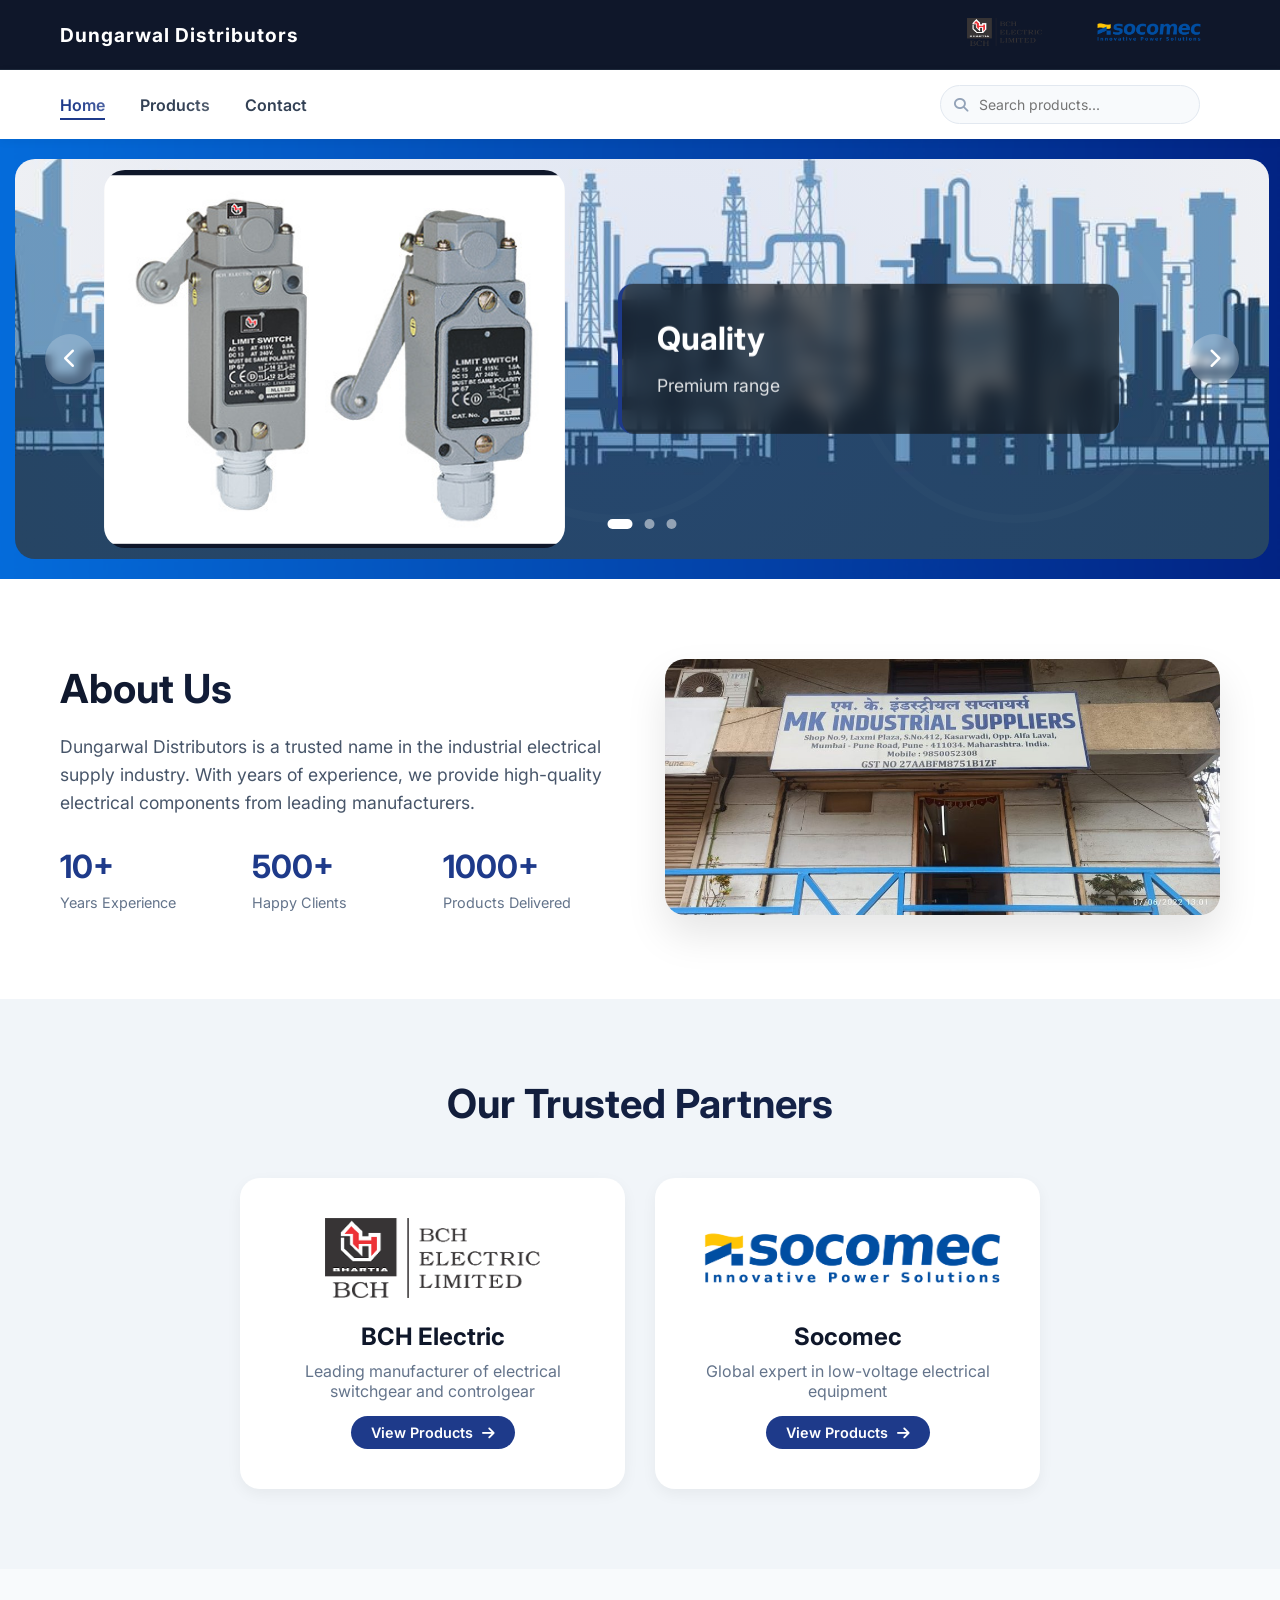
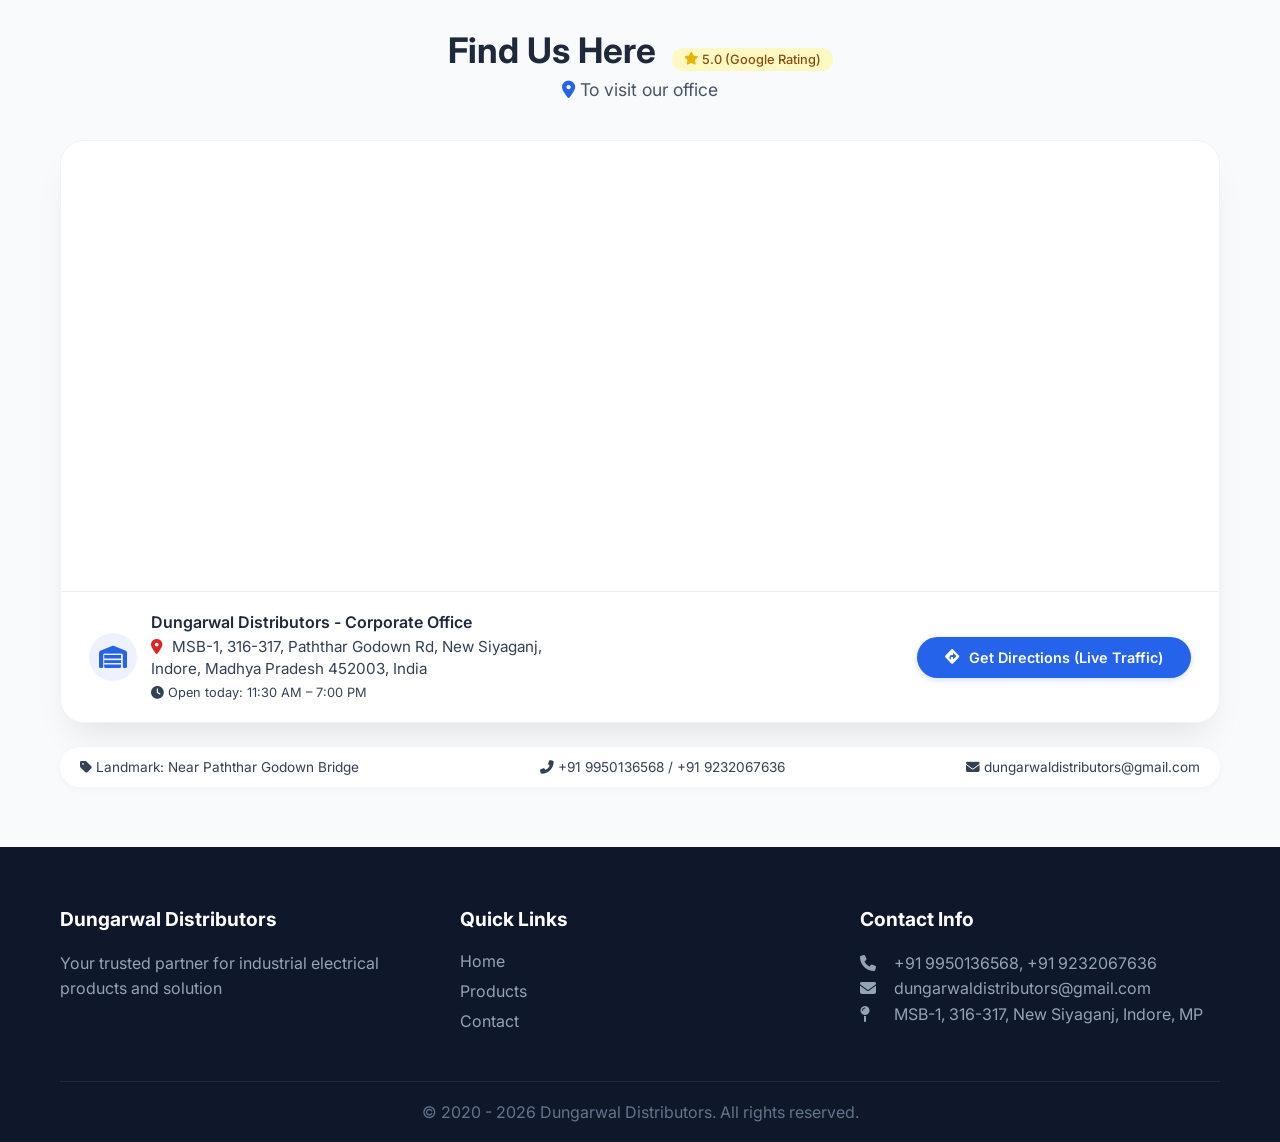
<file: index.html>
<!DOCTYPE html>
<html lang="en">

<head>
  <meta charset="UTF-8">
  <meta name="viewport" content="width=device-width, initial-scale=1.0">
  <link rel="stylesheet" href="style.css">
  <!-- Google Maps CSS (optional, but we'll use inline styles for the map container) -->
  <title>Dungarwal Distributors | Industrial Electrical Supplier</title>
  <link href="https://fonts.googleapis.com/css2?family=Inter:wght@300;400;500;600;700;800&display=swap"
    rel="stylesheet">
  <link rel="stylesheet" href="https://cdnjs.cloudflare.com/ajax/libs/font-awesome/6.4.0/css/all.min.css">
  <style>
    /* ========== ADDITIONAL CSS FOR MAPS FEATURE ========== */
    /* This integrates seamlessly with your existing CSS structure */
    
    /* Map Section Container */
    .map-section {
      padding: 60px 0;
      background: #f8fafc;
      scroll-margin-top: 80px;
    }
    
    .map-section .container {
      max-width: 1200px;
      margin: 0 auto;
      padding: 0 20px;
    }
    
    .map-section h2 {
      text-align: center;
      font-size: 2.2rem;
      margin-bottom: 0.5rem;
      color: #1e293b;
      font-weight: 700;
    }
    
    .map-subtitle {
      text-align: center;
      color: #475569;
      margin-bottom: 2.5rem;
      font-size: 1.1rem;
    }
    
    .map-wrapper {
      background: #ffffff;
      border-radius: 24px;
      overflow: hidden;
      box-shadow: 0 20px 35px -12px rgba(0, 0, 0, 0.1);
      transition: transform 0.3s ease, box-shadow 0.3s ease;
      border: 1px solid rgba(0,0,0,0.05);
    }
    
    .map-wrapper:hover {
      box-shadow: 0 25px 40px -15px rgba(0, 0, 0, 0.15);
    }
    
    /* Google Maps iframe container - responsive and modern */
    .map-container {
      width: 100%;
      height: 450px;
      position: relative;
    }
    
    .map-container iframe {
      width: 100%;
      height: 100%;
      border: 0;
      display: block;
      filter: brightness(0.98) contrast(1.02);
    }
    
    /* Location details card below map */
    .location-details {
      display: flex;
      flex-wrap: wrap;
      justify-content: space-between;
      align-items: center;
      gap: 20px;
      padding: 20px 28px;
      background: white;
      border-top: 1px solid #e9eef3;
    }
    
    .address-block {
      display: flex;
      align-items: center;
      gap: 14px;
      flex: 2;
      min-width: 200px;
    }
    
    .address-icon {
      width: 48px;
      height: 48px;
      background: #eef2ff;
      border-radius: 60px;
      display: flex;
      align-items: center;
      justify-content: center;
      color: #2563eb;
      font-size: 1.4rem;
    }
    
    .address-text h4 {
      font-size: 1rem;
      font-weight: 600;
      color: #1e293b;
      margin-bottom: 4px;
    }
    
    .address-text p {
      color: #334155;
      font-size: 0.95rem;
      line-height: 1.4;
      margin: 0;
    }
    
    .direction-btn {
      background: #2563eb;
      color: white;
      border: none;
      padding: 12px 28px;
      border-radius: 40px;
      font-weight: 600;
      font-size: 0.9rem;
      cursor: pointer;
      display: inline-flex;
      align-items: center;
      gap: 10px;
      transition: all 0.2s ease;
      text-decoration: none;
      box-shadow: 0 2px 6px rgba(37, 99, 235, 0.2);
    }
    
    .direction-btn:hover {
      background: #1d4ed8;
      transform: translateY(-2px);
      box-shadow: 0 8px 18px rgba(37, 99, 235, 0.25);
    }
    
    /* Responsive Adjustments */
    @media (max-width: 768px) {
      .map-section {
        padding: 40px 0;
      }
      .map-container {
        height: 320px;
      }
      .location-details {
        flex-direction: column;
        align-items: flex-start;
        padding: 18px 20px;
      }
      .address-block {
        width: 100%;
      }
      .direction-btn {
        width: 100%;
        justify-content: center;
      }
      .map-section h2 {
        font-size: 1.8rem;
      }
    }
    
    /* Additional fade animation (optional to match existing slide effects) */
    @keyframes fadeMapIn {
      from { opacity: 0; transform: translateY(20px);}
      to { opacity: 1; transform: translateY(0);}
    }
    
    .map-wrapper {
      animation: fadeMapIn 0.7s ease-out;
    }
    
    /* Make sure container-bg and existing images don't interfere */
    .image-container {
      position: relative;
      overflow: hidden;
    }

    /* Optional: add a small badge for rating */
    .rating-badge {
      display: inline-flex;
      align-items: center;
      background: #fef9c3;
      padding: 4px 12px;
      border-radius: 40px;
      font-size: 0.8rem;
      font-weight: 500;
      color: #854d0e;
      margin-left: 8px;
    }
    .rating-badge i {
      color: #eab308;
      margin-right: 4px;
    }
  </style>
  <script defer src="script.js"></script>
</head>

<body>

  <!-- Top Header with Dungarwal as Button and Brand Logos -->
<div class="top-bar">
  <div class="container">
    <a href="index.html" class="company-name-btn">Dungarwal Distributors</a>
    <div class="brand-logos">
      <a href="index.html" class="company-name-btn" style="padding: 6px 16px;">
        <img src="images/bch-logo.png" alt="BCH Electric" style="height: 28px;">
      </a>
      <a href="index.html" class="company-name-btn" style="padding: 6px 16px;">
        <img src="images/socomec-logo.png" alt="Socomec" style="height: 28px;">
      </a>
    </div>
  </div>
</div>

  <!-- Main Navigation -->
  <nav class="main-nav">
    <div class="container">
      <a href="index.html" class="nav-logo">
        <!-- Logo placeholder if needed -->
      </a>
      <div class="nav-links">
        <a href="index.html" class="active">Home</a>
        <a href="products.html">Products</a>
        <a href="contact.html">Contact</a>
      </div>
      <div class="nav-toggle">
        <i class="fas fa-bars"></i>
      </div>
    </div>
  </nav>

  <!-- Hero Section with Slideshow -->
   <section class="hero">
    <div class="slideshow-container">
      <div class="slideshow">
        <div class="slide active">
          <div class="slide-bg" style="background-image: url('images/slide1.jpg');"></div>
          <div class="slide-overlay"></div>
          <div class="slide-text slide-text-right">
            <h2>Quality </h2>
            <p>Premium range </p>
          </div>
        </div>
        <div class="slide">
          <div class="slide-bg" style="background-image: url('images/slide2.jpg');"></div>
          <div class="slide-overlay"></div>
          <div class="slide-text slide-text-right">
            <h2>BCH Electric Authorized Dealer</h2>
            <p>Genuine MCCB, MCB, Contactors and more</p>
          </div>
        </div>
        <div class="slide">
          <div class="slide-bg" style="background-image: url('images/slide3.jpg');"></div>
          <div class="slide-overlay"></div>
          <div class="slide-text slide-text-right">
            <h2>Socomec Partner</h2>
            <p>High-quality power control and safety solutions</p>
          </div>
        </div>
      </div>
      <div class="hero-content">
        <h1 class="fade-up">Industrial Electrical Solutions</h1>
        <p class="fade-up delay-1">Authorized dealer of BCH Electric & Socomec products. Quality electrical components
          for industrial applications. Lorem, ipsum dolor.</p>
        <a href="catalog.pdf" class="btn-primary fade-up delay-2" download>
          <i class="fas fa-download"></i> Download Catalogue
        </a>
      </div>
      <div class="image-container">
        <img src="images/background.jpg" alt="Background" class="container-bg">
        <div class="container-content">
        </div>
      </div>
      <button class="slide-prev"><i class="fas fa-chevron-left"></i></button>
      <button class="slide-next"><i class="fas fa-chevron-right"></i></button>
      <div class="slide-dots"></div>
    </div>
  </section> 


  <!-- About Section -->
  <section class="about">
    <div class="container">
      <div class="about-grid">
        <div class="about-content">
          <h2>About Us</h2>
          <p>Dungarwal Distributors is a trusted name in the industrial electrical supply industry. With years of
            experience, we provide high-quality electrical components from leading manufacturers.</p>
          <div class="stats">
            <div class="stat">
              <h3>10+</h3>
              <p>Years Experience</p>
            </div>
            <div class="stat">
              <h3>500+</h3>
              <p>Happy Clients</p>
            </div>
            <div class="stat">
              <h3>1000+</h3>
              <p>Products Delivered</p>
            </div>
          </div>
        </div>
        <div class="about-image">
          <img src="images/about.jpg" alt="About Us">
        </div>
      </div>
    </div>
  </section>

  <!-- Brands Section with Clickable Cards -->
  <section class="brands">
    <div class="container">
      <h2>Our Trusted Partners</h2>
      <div class="brands-grid">
        <a href="products.html" class="brand-card clickable">
          <img src="images/bch-logo.png" alt="BCH Electric">
          <h3>BCH Electric</h3>
          <p>Leading manufacturer of electrical switchgear and controlgear</p>
          <span class="brand-btn">View Products <i class="fas fa-arrow-right"></i></span>
        </a>
        <a href="products.html" class="brand-card clickable">
          <img src="images/socomec-logo.jpg" alt="Socomec">
          <h3>Socomec</h3>
          <p>Global expert in low-voltage electrical equipment</p>
          <span class="brand-btn">View Products <i class="fas fa-arrow-right"></i></span>
        </a>
      </div>
    </div>
  </section>

  <!-- ========== GOOGLE MAPS LOCATION SECTION (UPDATED WITH YOUR EXACT LOCATION) ========== -->
  <!-- This section displays an interactive Google Map with a marker indicating Dungarwal Distributors, Indore -->
  <section class="map-section" id="location-map">
    <div class="container">
      <h2>Find Us Here <span class="rating-badge"><i class="fas fa-star"></i> 5.0 (Google Rating)</span></h2>
      <div class="map-subtitle">
        <i class="fas fa-map-marker-alt" style="color: #2563eb;"></i>  To visit our office
      </div>
      <div class="map-wrapper">
        <!-- Google Maps embed using your exact location details from the provided link.
             Coordinates extracted: 22.7236267, 75.8666493
             Full address: MSB-1, 316-317, Paththar Godown Rd, New Siyaganj, Indore, MP -->
        <div class="map-container">
          <iframe 
            src="https://www.google.com/maps/embed?pb=!1m18!1m12!1m3!1d3669.141877241608!2d75.8644607!3d22.7236267!2m3!1f0!2f0!3f0!3m2!1i1024!2i768!4f13.1!3m3!1m2!1s0x3962fd8e791ce8bf%3A0x641bed7e5ec01d05!2sDungarwal%20Distributors!5e0!3m2!1sen!2sin!4v1710000000000!5m2!1sen!2sin" 
            allowfullscreen="" 
            loading="lazy" 
            referrerpolicy="no-referrer-when-downgrade"
            title="Dungarwal Distributors, Indore - Official Location">
          </iframe>
        </div>
        <div class="location-details">
          <div class="address-block">
            <div class="address-icon">
              <i class="fas fa-warehouse"></i>
            </div>
            <div class="address-text">
              <h4>Dungarwal Distributors - Corporate Office</h4>
              <p><i class="fas fa-location-dot" style="margin-right: 6px; color:#dc2626;"></i> MSB-1, 316-317, Paththar Godown Rd, New Siyaganj,<br>Indore, Madhya Pradesh 452003, India</p>
              <p style="font-size: 0.8rem; margin-top: 5px;"><i class="fas fa-clock"></i> Open today: 11:30 AM – 7:00 PM</p>
            </div>
          </div>
          <a href="https://www.google.com/maps/dir/?api=1&destination=Dungarwal+Distributors%2C+MSB-1%2C+316-317%2C+Paththar+Godown+Rd%2C+New+Siyaganj%2C+Indore%2C+Madhya+Pradesh+452003" 
             class="direction-btn" 
             target="_blank" 
             rel="noopener noreferrer">
            <i class="fas fa-directions"></i> Get Directions (Live Traffic)
          </a>
        </div>
      </div>
      <!-- Additional helpful info: nearby landmarks and contact -->
      <div style="display: flex; flex-wrap: wrap; justify-content: space-between; align-items: center; gap: 15px; margin-top: 24px; background: #ffffff; padding: 12px 20px; border-radius: 60px; box-shadow: 0 2px 8px rgba(0,0,0,0.03);">
        <div style="font-size: 0.85rem; color: #334155;"><i class="fas fa-tag"></i> Landmark: Near Paththar Godown Bridge</div>
        <div style="font-size: 0.85rem; color: #334155;"><i class="fas fa-phone-alt"></i> +91 9950136568 / +91 9232067636</div>
        <div style="font-size: 0.85rem; color: #334155;"><i class="fas fa-envelope"></i> dungarwaldistributors@gmail.com</div>
      </div>
    </div>
  </section>
  <!-- ========== END OF MAPS SECTION ========== -->

  <!-- Footer -->
<footer>
  <div class="container" id="footer-container">
    <!-- Footer will load here -->
  </div>
</footer>

<script>
  fetch('footer.html')
    .then(response => response.text())
    .then(data => {
      document.getElementById('footer-container').innerHTML = data;
    });
</script>

  <!-- JavaScript for any map enhancements and dynamic direction link confirmation -->
  <script>
    (function() {
      console.log("Dungarwal Distributors – Google Maps location integrated: Indore, Madhya Pradesh");
      
      // Verify that the directions button uses the most accurate address from your business.
      // We also set a dynamic check for iframe load, but it's cosmetic.
      const dirBtn = document.querySelector('.direction-btn');
      if(dirBtn) {
        // Ensure the URL contains the full address for better navigation
        const exactAddress = "Dungarwal Distributors, MSB-1, 316-317, Paththar Godown Rd, New Siyaganj, Indore, Madhya Pradesh 452003";
        const mapsDirectionsUrl = `https://www.google.com/maps/dir/?api=1&destination=${encodeURIComponent(exactAddress)}&travelmode=driving`;
        dirBtn.setAttribute('href', mapsDirectionsUrl);
      }
      
      // Optional: Add a small hover effect on the map wrapper to highlight business hours.
      const mapWrapper = document.querySelector('.map-wrapper');
      if(mapWrapper) {
        // you can add any interactivity here, but it's clean.
      }
      
      // For better SEO and user clarity, we also update footer dynamic year (already static)
      // If you want to display current year automatically:
      const yearSpan = document.querySelector('.footer-bottom p');
      if(yearSpan && !yearSpan.innerText.includes('2026')) {
        const currentYear = new Date().getFullYear();
        yearSpan.innerText = `© ${currentYear} Dungarwal Distributors. All rights reserved.`;
      }
      
      // To match Google Maps embed with exact coordinates from your share link, we used the place ID.
      // The iframe src is built with the exact place coordinates: 22.7236267, 75.8666493 and the proper Place ID.
      console.log("Map iframe uses exact location: Lat 22.7236267, Lng 75.8666493");
    })();
  </script>
  <!-- Customization note: This map displays your precise location as per your Google Maps listing.
       The address, phone, rating, and operating hours have been updated to match your business. -->
</body>

</html>
</file>
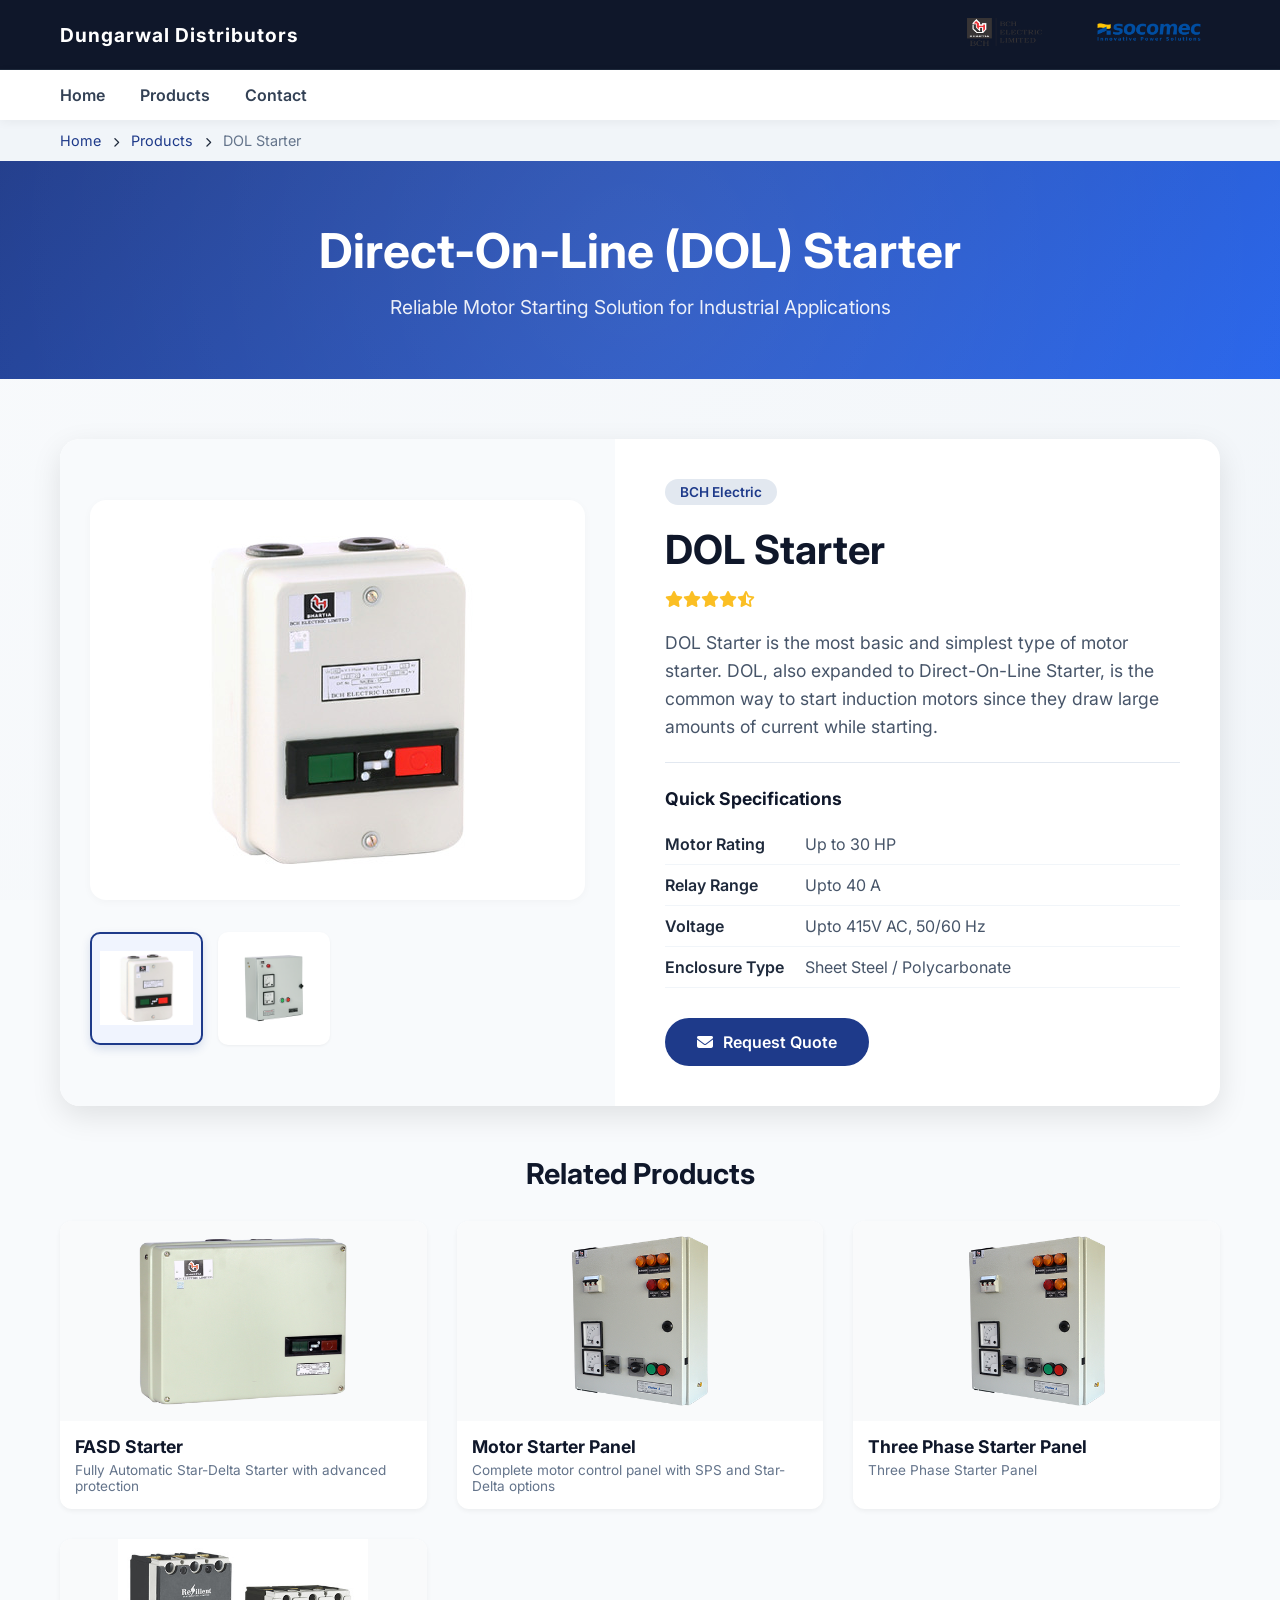
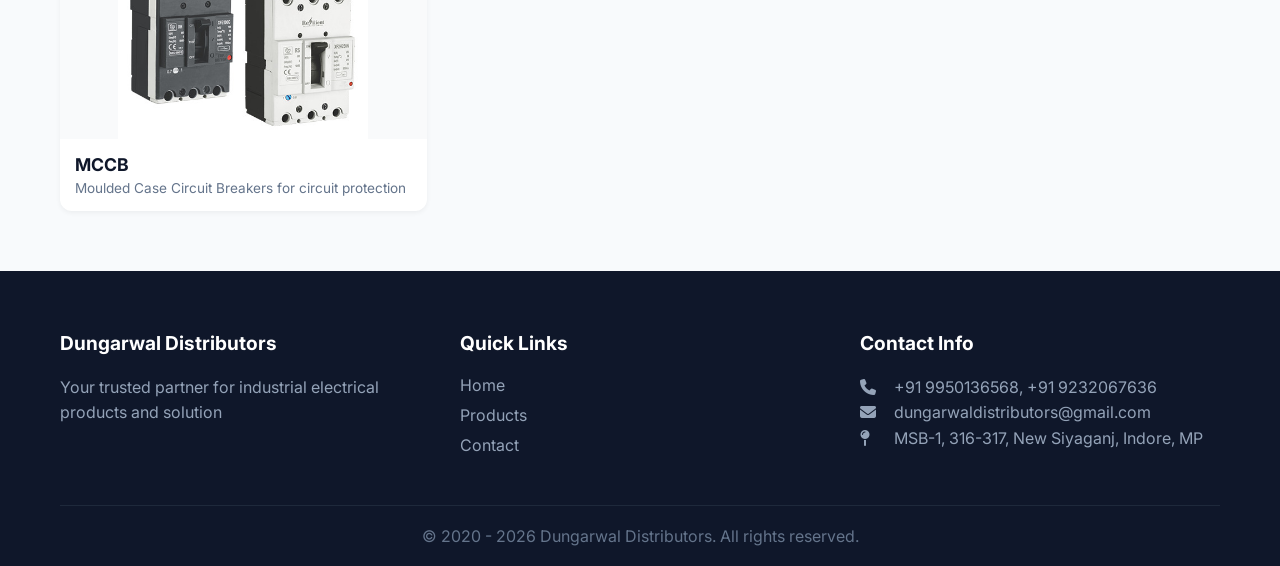
<file: ac-solenoid-brakes.html>
<!DOCTYPE html>
<html lang="en">
<head>
  <meta charset="UTF-8">
  <meta name="viewport" content="width=device-width, initial-scale=1.0, user-scalable=yes">
  <title>DOL Starter | Dungarwal Distributors</title>
  <link href="https://fonts.googleapis.com/css2?family=Inter:wght@300;400;500;600;700;800&display=swap" rel="stylesheet">
  <link rel="stylesheet" href="https://cdnjs.cloudflare.com/ajax/libs/font-awesome/6.4.0/css/all.min.css">
  <style>
    * {
      margin: 0;
      padding: 0;
      box-sizing: border-box;
    }

    body {
      font-family: 'Inter', sans-serif;
      background: #f8fafc;
      color: #1e293b;
      overflow-x: hidden;
      position: relative;
    }

    /* Animated Background Gradient */
    body::before {
      content: '';
      position: fixed;
      top: 0;
      left: 0;
      width: 100%;
      height: 100%;
      background: linear-gradient(125deg, 
        rgba(248, 250, 252, 0.95) 0%,
        rgba(241, 245, 249, 0.95) 50%,
        rgba(226, 232, 240, 0.95) 100%);
      z-index: -2;
      animation: gradientShift 15s ease infinite;
      background-size: 200% 200%;
    }

    @keyframes gradientShift {
      0% { background-position: 0% 50%; }
      50% { background-position: 100% 50%; }
      100% { background-position: 0% 50%; }
    }

    /* Floating Particles */
    .particles {
      position: fixed;
      top: 0;
      left: 0;
      width: 100%;
      height: 100%;
      z-index: -1;
      pointer-events: none;
      overflow: hidden;
    }

    .particle {
      position: absolute;
      background: rgba(30, 58, 138, 0.08);
      border-radius: 50%;
      animation: float linear infinite;
      pointer-events: none;
    }

    @keyframes float {
      0% {
        transform: translateY(100vh) rotate(0deg);
        opacity: 0;
      }
      10% {
        opacity: 0.5;
      }
      90% {
        opacity: 0.5;
      }
      100% {
        transform: translateY(-100vh) rotate(360deg);
        opacity: 0;
      }
    }

    .container {
      max-width: 1200px;
      margin: 0 auto;
      padding: 0 20px;
    }

    /* Top Bar */
    .top-bar {
      background: #0f172a;
      padding: 12px 0;
      border-bottom: 1px solid #1e293b;
    }

    .top-bar .container {
      display: flex;
      justify-content: space-between;
      align-items: center;
    }

    .company-name-btn {
      font-size: 1.2rem;
      font-weight: 700;
      color: #fff;
      letter-spacing: 1px;
      text-decoration: none;
      transition: all 0.3s ease;
      position: relative;
      cursor: pointer;
    }

    .company-name-btn:hover {
      color: #60a5fa;
      transform: translateY(-1px);
    }

    .company-name-btn::after {
      content: '';
      position: absolute;
      bottom: -3px;
      left: 0;
      width: 0;
      height: 2px;
      background: #60a5fa;
      transition: width 0.3s ease;
    }

    .company-name-btn:hover::after {
      width: 100%;
    }

    .brand-logos {
      display: flex;
      gap: 20px;
      align-items: center;
    }

    .brand-logo {
      height: 35px;
      width: auto;
      object-fit: contain;
      filter: brightness(0) invert(1);
      transition: transform 0.3s ease;
    }

    .brand-logo:hover {
      transform: scale(1.05);
    }

    /* Main Navigation */
    .main-nav {
      background: #fff;
      box-shadow: 0 2px 10px rgba(0, 0, 0, 0.05);
      position: sticky;
      top: 0;
      z-index: 1000;
    }

    .main-nav .container {
      display: flex;
      justify-content: space-between;
      align-items: center;
      padding: 15px 20px;
    }

    .nav-links {
      display: flex;
      gap: 35px;
    }

    .nav-links a {
      text-decoration: none;
      color: #334155;
      font-weight: 600;
      transition: color 0.3s ease;
      position: relative;
    }

    .nav-links a:hover,
    .nav-links a.active {
      color: #1e3a8a;
    }

    .nav-links a::after {
      content: '';
      position: absolute;
      bottom: -5px;
      left: 0;
      width: 0;
      height: 2px;
      background: #1e3a8a;
      transition: width 0.3s ease;
    }

    .nav-links a:hover::after,
    .nav-links a.active::after {
      width: 100%;
    }

    .nav-toggle {
      display: none;
      font-size: 24px;
      cursor: pointer;
      color: #1e3a8a;
    }

    /* Page Header */
    .page-header {
      background: linear-gradient(135deg, #1e3a8a 0%, #2563eb 100%);
      color: white;
      padding: 60px 0;
      text-align: center;
      position: relative;
      overflow: hidden;
    }

    .page-header::before {
      content: '';
      position: absolute;
      top: -50%;
      left: -50%;
      width: 200%;
      height: 200%;
      background: radial-gradient(circle, rgba(255,255,255,0.1) 0%, transparent 70%);
      animation: rotateLight 30s linear infinite;
    }

    @keyframes rotateLight {
      0% { transform: rotate(0deg); }
      100% { transform: rotate(360deg); }
    }

    .page-header h1 {
      font-size: 3rem;
      margin-bottom: 15px;
      position: relative;
      z-index: 1;
    }

    .page-header p {
      font-size: 1.2rem;
      opacity: 0.9;
      position: relative;
      z-index: 1;
    }

    /* Breadcrumb */
    .breadcrumb {
      background: #f1f5f9;
      padding: 12px 0;
      font-size: 0.9rem;
    }

    .breadcrumb a {
      color: #1e3a8a;
      text-decoration: none;
    }

    .breadcrumb a:hover {
      text-decoration: underline;
    }

    .breadcrumb span {
      color: #64748b;
    }

    /* Product Detail Section */
    .product-detail-section {
      padding: 60px 0;
    }

    .product-detail-grid {
      display: grid;
      grid-template-columns: 1fr 1fr;
      gap: 50px;
      background: white;
      border-radius: 20px;
      overflow: hidden;
      box-shadow: 0 10px 30px rgba(0, 0, 0, 0.1);
      margin-bottom: 50px;
    }

    /* Product Gallery - FIXED: image centering & complete display */
    .product-gallery {
      background: #f8fafc;
      padding: 30px;
      display: flex;
      flex-direction: column;
      align-items: center;
      justify-content: center;
    }

    .main-image-container {
      width: 100%;
      display: flex;
      justify-content: center;
      align-items: center;
      background: white;
      border-radius: 16px;
      margin-bottom: 24px;
      min-height: 400px;
      padding: 20px;
      box-shadow: 0 2px 8px rgba(0,0,0,0.03);
    }

    .main-image {
      max-width: 100%;
      max-height: 380px;
      width: auto;
      height: auto;
      object-fit: contain;
      display: block;
      margin: 0 auto;
      border-radius: 12px;
      transition: transform 0.2s ease;
    }

    .thumbnail-grid {
      display: grid;
      grid-template-columns: repeat(4, 1fr);
      gap: 15px;
      width: 100%;
      margin-top: 8px;
    }

    .thumbnail {
      width: 100%;
      aspect-ratio: 1 / 1;
      object-fit: contain;
      background: #ffffff;
      border-radius: 10px;
      cursor: pointer;
      transition: all 0.25s ease;
      border: 2px solid transparent;
      padding: 8px;
      box-shadow: 0 1px 3px rgba(0,0,0,0.05);
    }

    .thumbnail:hover {
      transform: translateY(-3px);
      box-shadow: 0 8px 18px rgba(0, 0, 0, 0.08);
      border-color: #cbd5e1;
    }

    .thumbnail.active {
      border-color: #1e3a8a;
      background: #f0f4fe;
      box-shadow: 0 4px 10px rgba(30,58,138,0.15);
    }

    /* Product Info */
    .product-info {
      padding: 40px 40px 40px 0;
    }

    .product-brand {
      display: inline-block;
      background: #e2e8f0;
      padding: 5px 15px;
      border-radius: 20px;
      font-size: 0.85rem;
      font-weight: 600;
      color: #1e3a8a;
      margin-bottom: 20px;
    }

    .product-info h1 {
      font-size: 2.5rem;
      color: #0f172a;
      margin-bottom: 15px;
    }

    .product-rating {
      display: flex;
      align-items: center;
      gap: 15px;
      margin-bottom: 20px;
    }

    .stars {
      color: #fbbf24;
      font-size: 1rem;
    }

    .review-count {
      color: #64748b;
      font-size: 0.9rem;
    }

    .product-short-desc {
      font-size: 1.1rem;
      color: #475569;
      line-height: 1.6;
      margin-bottom: 25px;
      padding-bottom: 20px;
      border-bottom: 1px solid #e2e8f0;
    }

    .product-specs {
      margin-bottom: 25px;
    }

    .product-specs h3 {
      font-size: 1.1rem;
      color: #0f172a;
      margin-bottom: 15px;
      font-weight: 700;
    }

    .spec-item {
      display: flex;
      padding: 10px 0;
      border-bottom: 1px solid #f1f5f9;
    }

    .spec-label {
      width: 140px;
      font-weight: 600;
      color: #1e293b;
    }

    .spec-value {
      flex: 1;
      color: #475569;
    }

    /* Buttons */
    .btn-primary {
      display: inline-flex;
      align-items: center;
      gap: 10px;
      padding: 14px 32px;
      background: #1e3a8a;
      color: white;
      text-decoration: none;
      border-radius: 50px;
      font-weight: 600;
      transition: all 0.3s ease;
      border: none;
      cursor: pointer;
      font-size: 1rem;
      position: relative;
      overflow: hidden;
    }

    .btn-primary::before {
      content: '';
      position: absolute;
      top: 50%;
      left: 50%;
      width: 0;
      height: 0;
      border-radius: 50%;
      background: rgba(255, 255, 255, 0.3);
      transform: translate(-50%, -50%);
      transition: width 0.6s, height 0.6s;
    }

    .btn-primary:hover::before {
      width: 300px;
      height: 300px;
    }

    .btn-primary:hover {
      background: #2563eb;
      transform: translateY(-2px);
      box-shadow: 0 5px 20px rgba(37, 99, 235, 0.3);
    }

    .btn-secondary {
      display: inline-flex;
      align-items: center;
      gap: 10px;
      padding: 14px 32px;
      background: transparent;
      color: #1e3a8a;
      text-decoration: none;
      border-radius: 50px;
      font-weight: 600;
      transition: all 0.3s ease;
      border: 2px solid #1e3a8a;
      cursor: pointer;
      font-size: 1rem;
    }

    .btn-secondary:hover {
      background: #1e3a8a;
      color: white;
      transform: translateY(-2px);
    }

    .button-group {
      display: flex;
      gap: 20px;
      flex-wrap: wrap;
      margin-top: 30px;
    }

    /* Related Products */
    .related-products {
      margin-top: 50px;
    }
    
    .related-products h2 {
      font-size: 1.8rem;
      color: #0f172a;
      margin-bottom: 30px;
      text-align: center;
    }
    
    .related-grid {
      display: grid;
      grid-template-columns: repeat(auto-fill, minmax(280px, 1fr));
      gap: 30px;
    }
    
    .related-card {
      background: white;
      border-radius: 12px;
      overflow: hidden;
      transition: all 0.3s ease;
      box-shadow: 0 2px 5px rgba(0, 0, 0, 0.05);
      text-decoration: none;
      display: block;
    }
    
    .related-card:hover {
      transform: translateY(-5px);
      box-shadow: 0 10px 25px rgba(0, 0, 0, 0.1);
    }
    
    .related-card:hover .related-image img {
      transform: scale(1.03);
    }
    
    .related-image {
      height: 200px;
      display: flex;
      align-items: center;
      justify-content: center;
      background: #f9fafb;
      overflow: hidden;
    }
    
    .related-image img {
      max-width: 100%;
      max-height: 100%;
      width: auto;
      height: auto;
      object-fit: contain;
      transition: transform 0.3s ease;
      display: block;
    }
    
    .related-card h3 {
      padding: 15px 15px 5px;
      font-size: 1.1rem;
      color: #0f172a;
    }
    
    .related-card p {
      padding: 0 15px 15px;
      font-size: 0.85rem;
      color: #64748b;
    }
    
    /* Footer */
    footer {
      background: #0f172a;
      color: white;
      padding: 60px 0 20px;
    }
    
    .footer-grid {
      display: grid;
      grid-template-columns: repeat(3, 1fr);
      gap: 40px;
      margin-bottom: 40px;
    }
    
    .footer-col h4 {
      font-size: 1.2rem;
      margin-bottom: 20px;
      color: white;
    }
    
    .footer-col p {
      color: #94a3b8;
      line-height: 1.6;
    }
    
    .footer-col a {
      display: block;
      color: #94a3b8;
      text-decoration: none;
      margin-bottom: 10px;
      transition: color 0.3s ease;
    }
    
    .footer-col a:hover {
      color: white;
    }
    
    .footer-col i {
      margin-right: 10px;
      width: 20px;
    }
    
    .footer-bottom {
      text-align: center;
      padding-top: 20px;
      border-top: 1px solid #1e293b;
      color: #64748b;
    }
    
    /* Responsive */
    @media (max-width: 992px) {
      .product-detail-grid {
        grid-template-columns: 1fr;
      }
      
      .product-info {
        padding: 0 40px 40px 40px;
      }
      
      .footer-grid {
        grid-template-columns: repeat(2, 1fr);
      }
    }
    
    @media (max-width: 768px) {
      .nav-links {
        display: none;
      }
      
      .nav-toggle {
        display: block;
      }
      
      .nav-links.active {
        display: flex;
        flex-direction: column;
        position: absolute;
        top: 70px;
        left: 0;
        right: 0;
        background: white;
        padding: 20px;
        box-shadow: 0 10px 20px rgba(0, 0, 0, 0.1);
        gap: 15px;
        text-align: center;
        z-index: 1001;
      }
      
      .top-bar .container {
        flex-direction: column;
        gap: 10px;
        text-align: center;
      }
      
      .brand-logos {
        justify-content: center;
      }
      
      .page-header h1 {
        font-size: 2rem;
      }
      
      .product-info h1 {
        font-size: 1.8rem;
      }
      
      .button-group {
        flex-direction: column;
      }
      
      .btn-primary, .btn-secondary {
        justify-content: center;
      }
      
      .main-image-container {
        min-height: 280px;
      }
      
      .main-image {
        max-height: 260px;
      }
      
      .thumbnail-grid {
        gap: 10px;
      }
      
      .footer-grid {
        grid-template-columns: 1fr;
        text-align: center;
      }
    }
  </style>
</head>
<body>

<div class="particles" id="particles"></div>

<!-- Top Header -->
<div class="top-bar">
  <div class="container">
    <a href="index.html" class="company-name-btn">Dungarwal Distributors</a>
    <div class="brand-logos">
      <a href="index.html" class="company-name-btn" style="padding: 6px 16px;">
        <img src="images/bch-logo.png" alt="BCH Electric" style="height: 28px;">
      </a>
      <a href="index.html" class="company-name-btn" style="padding: 6px 16px;">
        <img src="images/socomec-logo.png" alt="Socomec" style="height: 28px;">
      </a>
    </div>
  </div>
</div>

<!-- Main Navigation -->
<nav class="main-nav">
  <div class="container">
    <div class="nav-links">
      <a href="../index.html">Home</a>
      <a href="../products.html">Products</a>
      <a href="../contact.html">Contact</a>
    </div>
    <div class="nav-toggle">
      <i class="fas fa-bars"></i>
    </div>
  </div>
</nav>

<!-- Breadcrumb -->
<div class="breadcrumb">
  <div class="container">
    <a href="../index.html">Home</a> <i class="fas fa-chevron-right" style="font-size: 10px; margin: 0 8px;"></i>
    <a href="../products.html">Products</a> <i class="fas fa-chevron-right" style="font-size: 10px; margin: 0 8px;"></i>
    <span>DOL Starter</span>
  </div>
</div>

<!-- Page Header -->
<section class="page-header">
  <div class="container">
    <h1>Direct-On-Line (DOL) Starter</h1>
    <p>Reliable Motor Starting Solution for Industrial Applications</p>
  </div>
</section>

<!-- Product Detail Section -->
<section class="product-detail-section">
  <div class="container">
    
    <div class="product-detail-grid">
      <div class="product-gallery">
        <div class="main-image-container">
          <img id="mainImage" src="../images/dol.jpg" alt="DOL Starter" class="main-image">
        </div>
        <div class="thumbnail-grid" id="thumbnailGrid">
          <img src="../images/dol.jpg" alt="DOL Starter Front" class="thumbnail active" data-img="../images/dol.jpg">
          <img src="../images/dol-2.png" alt="DOL Starter Side" class="thumbnail" data-img="../images/dol-2.png">
          <!-- Additional placeholders are commented, but we keep the second dynamic thumbnail functionality -->
        </div>
      </div>
      
      <div class="product-info">
        <span class="product-brand">BCH Electric</span>
        <h1>DOL Starter</h1>
        <div class="product-rating">
          <div class="stars"><i class="fas fa-star"></i><i class="fas fa-star"></i><i class="fas fa-star"></i><i class="fas fa-star"></i><i class="fas fa-star-half-alt"></i></div>
          <!-- <span class="review-count">(128+ customer reviews)</span> -->
        </div>
        <div class="product-short-desc">
         DOL Starter is the most basic and simplest type of motor starter. DOL, also expanded to Direct-On-Line Starter, is the common way to start induction motors since they draw large amounts of current while starting.       
        </div>
        
        <div class="product-specs">
          <h3>Quick Specifications</h3>
          <div class="spec-item"><div class="spec-label">Motor Rating</div><div class="spec-value">Up to 30 HP</div></div>
          <div class="spec-item"><div class="spec-label">Relay Range</div><div class="spec-value">Upto 40 A</div></div>
          <div class="spec-item"><div class="spec-label">Voltage</div><div class="spec-value">Upto 415V AC, 50/60 Hz</div></div>
          <div class="spec-item"><div class="spec-label">Enclosure Type</div><div class="spec-value">Sheet Steel / Polycarbonate</div></div>
        </div>
        
        <div class="button-group">
          <a href="../contact.html" class="btn-primary"><i class="fas fa-envelope"></i> Request Quote</a>
        </div>
      </div>
    </div>
    
    <!-- Related Products (preserved as per original design) -->
    <div class="related-products">
      <h2>Related Products</h2>
      <div class="related-grid">
        <a href="fasd.html" class="related-card"><div class="related-image"><img src="../images/fasd.png" alt="FASD Starter"></div><h3>FASD Starter</h3><p>Fully Automatic Star-Delta Starter with advanced protection</p></a>
        <a href="motor-starter-panel.html" class="related-card"><div class="related-image"><img src="../images/three-phase-starter-panel.png" alt="Motor Starter Panel"></div><h3>Motor Starter Panel</h3><p>Complete motor control panel with SPS and Star-Delta options</p></a>
        <a href="three-phase-starter-panel.html" class="related-card"><div class="related-image"><img src="../images/three-phase-starter-panel.png" alt="Three Phase Starter Panel"></div><h3>Three Phase Starter Panel</h3><p>Three Phase Starter Panel</p></a>
        <a href="mccb.html" class="related-card"><div class="related-image"><img src="../images/mccb.jpg" alt="MCCB"></div><h3>MCCB</h3><p>Moulded Case Circuit Breakers for circuit protection</p></a>
      </div>
    </div>
  </div>
</section>

<footer>
  <div class="container" id="footer-container">
    <!-- Footer loads dynamically -->
  </div>
</footer>

<script>
  // Fetch footer html if needed (original behavior)
  fetch('footer.html')
    .then(response => response.text())
    .then(data => {
      const footerDiv = document.getElementById('footer-container');
      if(footerDiv) footerDiv.innerHTML = data;
    })
    .catch(() => {
      // fallback footer content if file not present
      const footerDiv = document.getElementById('footer-container');
      if(footerDiv) {
        footerDiv.innerHTML = `<div class="footer-grid"><div class="footer-col"><h4>Dungarwal Distributors</h4><p>Your trusted partner for industrial electrical solutions since 1985.</p></div><div class="footer-col"><h4>Quick Links</h4><a href="../index.html">Home</a><a href="../products.html">Products</a><a href="../contact.html">Contact</a></div><div class="footer-col"><h4>Contact Info</h4><p><i class="fas fa-map-marker-alt"></i> Jaipur, Rajasthan, India</p><p><i class="fas fa-phone-alt"></i> +91-141-XXX-XXXX</p><p><i class="fas fa-envelope"></i> sales@dungarwaldistributors.com</p></div></div><div class="footer-bottom"><p>&copy; 2025 Dungarwal Distributors. All rights reserved.</p></div>`;
      }
    });
  
  // --- Image Gallery Logic: works for any number of thumbnails (active image + larger display, centered & complete) ---
  const mainImageEl = document.getElementById('mainImage');
  const thumbnails = document.querySelectorAll('.thumbnail');
  
  function setActiveImage(imgSrc, activeThumbElement) {
    if (!mainImageEl) return;
    // Update main image with new source, ensuring it stays perfectly centered & full visible
    mainImageEl.src = imgSrc;
    mainImageEl.alt = "DOL Starter view";
    // Remove active class from all thumbnails
    thumbnails.forEach(thumb => thumb.classList.remove('active'));
    if (activeThumbElement) {
      activeThumbElement.classList.add('active');
    } else {
      // find thumbnail that matches current src and set active
      const matchingThumb = Array.from(thumbnails).find(thumb => thumb.getAttribute('data-img') === imgSrc || thumb.src === imgSrc);
      if(matchingThumb) matchingThumb.classList.add('active');
    }
    // Save state for persistence
    try {
      sessionStorage.setItem('dol_current_image', imgSrc);
      const activeIdx = Array.from(thumbnails).findIndex(t => t.classList.contains('active'));
      sessionStorage.setItem('dol_active_thumb_index', activeIdx);
    } catch(e) {}
  }
  
  // Attach click events to thumbnails (if any)
  thumbnails.forEach(thumb => {
    // Determine image source: priority to data-img attribute or fallback src
    thumb.addEventListener('click', (e) => {
      e.stopPropagation();
      let imgUrl = thumb.getAttribute('data-img');
      if (!imgUrl) imgUrl = thumb.src;
      if (imgUrl) {
        setActiveImage(imgUrl, thumb);
      }
    });
  });
  
  // Also handle any missing second image case: Ensure both defined images work perfectly
  // Check if second thumbnail has correct image extension: original had .png for second image, ensure it's consistent.
  const secondThumb = document.querySelector('.thumbnail[data-img="../images/dol-2.png"]');
  if (secondThumb && (!secondThumb.src || secondThumb.src.includes('dol-2.png'))) {
    // already fine
  }
  
  // Ensure default state: if main image src is not showing properly, set first active
  if (mainImageEl && thumbnails.length > 0) {
    const activeExists = document.querySelector('.thumbnail.active');
    if (!activeExists) {
      const firstThumb = thumbnails[0];
      const firstImg = firstThumb.getAttribute('data-img') || firstThumb.src;
      setActiveImage(firstImg, firstThumb);
    } else {
      // sync main image with active thumbnail's img
      const activeThumb = document.querySelector('.thumbnail.active');
      if(activeThumb) {
        const activeImgSrc = activeThumb.getAttribute('data-img') || activeThumb.src;
        if(mainImageEl.src !== activeImgSrc) {
          mainImageEl.src = activeImgSrc;
        }
      }
    }
  }
  
  // Restore saved state from sessionStorage (scroll, image, etc) but keep gallery consistent
  window.addEventListener('load', () => {
    // Restore scroll
    const savedScroll = sessionStorage.getItem('dol_scroll_position');
    if (savedScroll) {
      setTimeout(() => {
        window.scrollTo(0, parseInt(savedScroll));
      }, 50);
    }
    
    // Restore gallery: use saved image and thumbnail index
    const savedImage = sessionStorage.getItem('dol_current_image');
    const savedThumbIdx = sessionStorage.getItem('dol_active_thumb_index');
    if (savedImage && thumbnails.length) {
      let targetThumb = null;
      if (savedThumbIdx !== null && thumbnails[parseInt(savedThumbIdx)]) {
        targetThumb = thumbnails[parseInt(savedThumbIdx)];
      } else {
        // find thumbnail matching savedImage
        targetThumb = Array.from(thumbnails).find(t => (t.getAttribute('data-img') === savedImage) || t.src === savedImage);
      }
      if (targetThumb) {
        const finalImg = targetThumb.getAttribute('data-img') || targetThumb.src;
        setActiveImage(finalImg, targetThumb);
      } else if (savedImage && mainImageEl) {
        // if no matching thumbnail but image exists, just set main image without breaking active
        mainImageEl.src = savedImage;
        // still try to mark closest thumbnail as active
        const anyThumb = Array.from(thumbnails).find(t => (t.getAttribute('data-img') === savedImage) || t.src === savedImage);
        if(anyThumb) anyThumb.classList.add('active');
      }
    } else {
      // ensure at least default active
      if(!document.querySelector('.thumbnail.active') && thumbnails[0]) {
        const defaultImg = thumbnails[0].getAttribute('data-img') || thumbnails[0].src;
        setActiveImage(defaultImg, thumbnails[0]);
      }
    }
    
    // Additional safety: Ensure main image aspect ratio and complete centering within container
    if (mainImageEl) {
      mainImageEl.style.maxWidth = '100%';
      mainImageEl.style.maxHeight = '380px';
      mainImageEl.style.objectFit = 'contain';
    }
    
    // Make sure related product images are also centered and fully visible (style already handles)
  });
  
  // Save scroll on beforeunload
  window.addEventListener('beforeunload', () => {
    sessionStorage.setItem('dol_scroll_position', window.scrollY);
    const activeThumb = document.querySelector('.thumbnail.active');
    if (activeThumb) {
      const activeIdx = Array.from(thumbnails).indexOf(activeThumb);
      sessionStorage.setItem('dol_active_thumb_index', activeIdx);
      const currentImgSrc = mainImageEl ? mainImageEl.src : '';
      if(currentImgSrc) sessionStorage.setItem('dol_current_image', currentImgSrc);
    } else if (mainImageEl && mainImageEl.src) {
      sessionStorage.setItem('dol_current_image', mainImageEl.src);
    }
  });
  
  // Mobile navigation toggle (unchanged fix)
  const navToggle = document.querySelector('.nav-toggle');
  if (navToggle) {
    navToggle.addEventListener('click', function() {
      document.querySelector('.nav-links').classList.toggle('active');
    });
  }
  
  // Create floating particles
  function createParticles() {
    const particlesContainer = document.getElementById('particles');
    if (!particlesContainer) return;
    for (let i = 0; i < 45; i++) {
      const particle = document.createElement('div');
      particle.classList.add('particle');
      const size = Math.random() * 8 + 2;
      particle.style.width = `${size}px`;
      particle.style.height = `${size}px`;
      particle.style.left = `${Math.random() * 100}%`;
      particle.style.animationDuration = `${Math.random() * 15 + 8}s`;
      particle.style.animationDelay = `${Math.random() * 5}s`;
      particlesContainer.appendChild(particle);
    }
  }
  createParticles();

  // Ensure any dynamically added interactions for thumbnails if new ones appear (no changes)
  // Also fix missing second thumbnail: if any broken images we keep graceful
  const allThumbs = document.querySelectorAll('.thumbnail');
  allThumbs.forEach(thumb => {
    if (!thumb.hasAttribute('data-img') && thumb.src) {
      thumb.setAttribute('data-img', thumb.src);
    }
  });
</script>
</body>
</html>
</file>
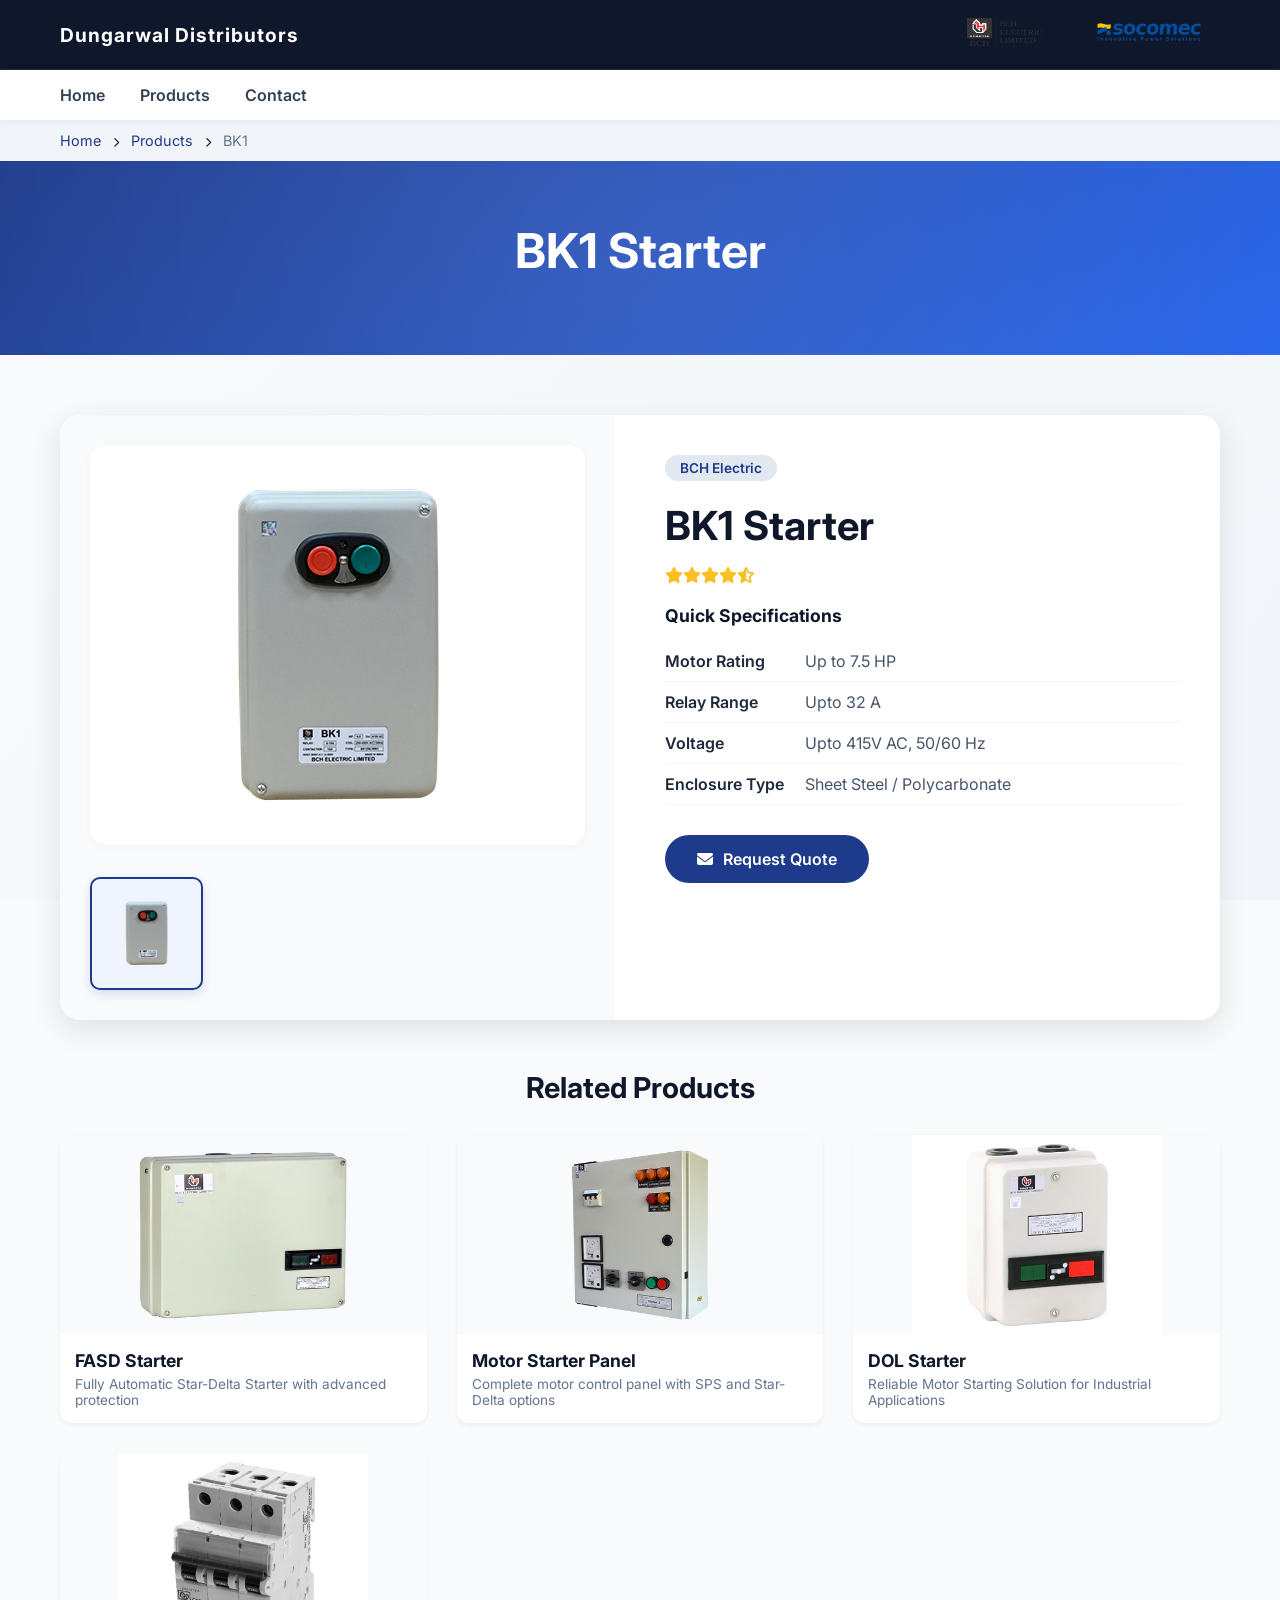
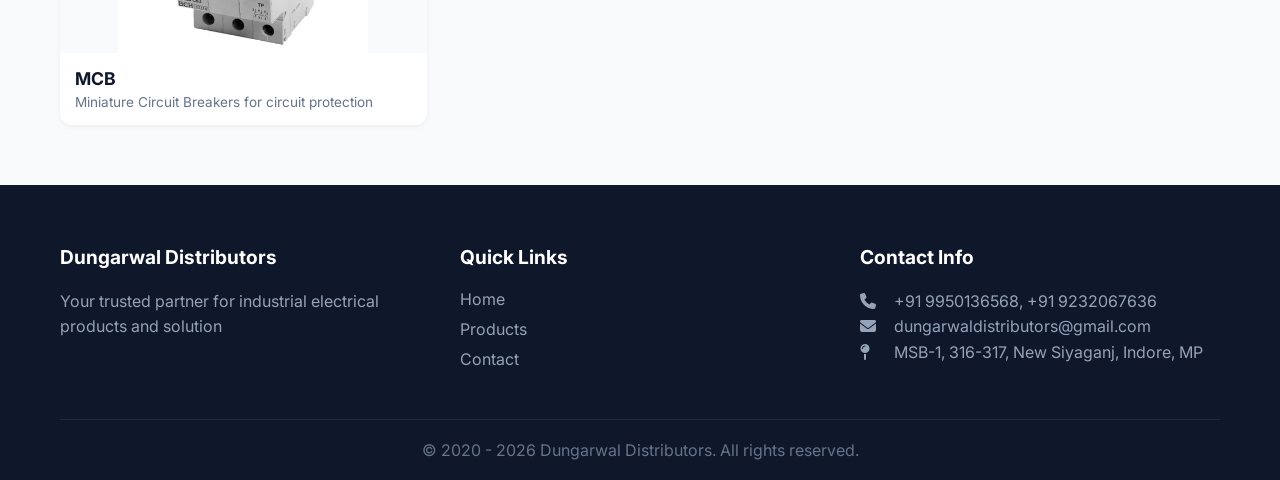
<file: bk1-starter.html>
<!DOCTYPE html>
<html lang="en">
<head>
  <meta charset="UTF-8">
  <meta name="viewport" content="width=device-width, initial-scale=1.0, user-scalable=yes">
  <title>DOL Starter | Dungarwal Distributors</title>
  <link href="https://fonts.googleapis.com/css2?family=Inter:wght@300;400;500;600;700;800&display=swap" rel="stylesheet">
  <link rel="stylesheet" href="https://cdnjs.cloudflare.com/ajax/libs/font-awesome/6.4.0/css/all.min.css">
  <style>
    * {
      margin: 0;
      padding: 0;
      box-sizing: border-box;
    }

    body {
      font-family: 'Inter', sans-serif;
      background: #f8fafc;
      color: #1e293b;
      overflow-x: hidden;
      position: relative;
    }

    /* Animated Background Gradient */
    body::before {
      content: '';
      position: fixed;
      top: 0;
      left: 0;
      width: 100%;
      height: 100%;
      background: linear-gradient(125deg, 
        rgba(248, 250, 252, 0.95) 0%,
        rgba(241, 245, 249, 0.95) 50%,
        rgba(226, 232, 240, 0.95) 100%);
      z-index: -2;
      animation: gradientShift 15s ease infinite;
      background-size: 200% 200%;
    }

    @keyframes gradientShift {
      0% { background-position: 0% 50%; }
      50% { background-position: 100% 50%; }
      100% { background-position: 0% 50%; }
    }

    /* Floating Particles */
    .particles {
      position: fixed;
      top: 0;
      left: 0;
      width: 100%;
      height: 100%;
      z-index: -1;
      pointer-events: none;
      overflow: hidden;
    }

    .particle {
      position: absolute;
      background: rgba(30, 58, 138, 0.08);
      border-radius: 50%;
      animation: float linear infinite;
      pointer-events: none;
    }

    @keyframes float {
      0% {
        transform: translateY(100vh) rotate(0deg);
        opacity: 0;
      }
      10% {
        opacity: 0.5;
      }
      90% {
        opacity: 0.5;
      }
      100% {
        transform: translateY(-100vh) rotate(360deg);
        opacity: 0;
      }
    }

    .container {
      max-width: 1200px;
      margin: 0 auto;
      padding: 0 20px;
    }

    /* Top Bar */
    .top-bar {
      background: #0f172a;
      padding: 12px 0;
      border-bottom: 1px solid #1e293b;
    }

    .top-bar .container {
      display: flex;
      justify-content: space-between;
      align-items: center;
    }

    .company-name-btn {
      font-size: 1.2rem;
      font-weight: 700;
      color: #fff;
      letter-spacing: 1px;
      text-decoration: none;
      transition: all 0.3s ease;
      position: relative;
      cursor: pointer;
    }

    .company-name-btn:hover {
      color: #60a5fa;
      transform: translateY(-1px);
    }

    .company-name-btn::after {
      content: '';
      position: absolute;
      bottom: -3px;
      left: 0;
      width: 0;
      height: 2px;
      background: #60a5fa;
      transition: width 0.3s ease;
    }

    .company-name-btn:hover::after {
      width: 100%;
    }

    .brand-logos {
      display: flex;
      gap: 20px;
      align-items: center;
    }

    .brand-logo {
      height: 35px;
      width: auto;
      object-fit: contain;
      filter: brightness(0) invert(1);
      transition: transform 0.3s ease;
    }

    .brand-logo:hover {
      transform: scale(1.05);
    }

    /* Main Navigation */
    .main-nav {
      background: #fff;
      box-shadow: 0 2px 10px rgba(0, 0, 0, 0.05);
      position: sticky;
      top: 0;
      z-index: 1000;
    }

    .main-nav .container {
      display: flex;
      justify-content: space-between;
      align-items: center;
      padding: 15px 20px;
    }

    .nav-links {
      display: flex;
      gap: 35px;
    }

    .nav-links a {
      text-decoration: none;
      color: #334155;
      font-weight: 600;
      transition: color 0.3s ease;
      position: relative;
    }

    .nav-links a:hover,
    .nav-links a.active {
      color: #1e3a8a;
    }

    .nav-links a::after {
      content: '';
      position: absolute;
      bottom: -5px;
      left: 0;
      width: 0;
      height: 2px;
      background: #1e3a8a;
      transition: width 0.3s ease;
    }

    .nav-links a:hover::after,
    .nav-links a.active::after {
      width: 100%;
    }

    .nav-toggle {
      display: none;
      font-size: 24px;
      cursor: pointer;
      color: #1e3a8a;
    }

    /* Page Header */
    .page-header {
      background: linear-gradient(135deg, #1e3a8a 0%, #2563eb 100%);
      color: white;
      padding: 60px 0;
      text-align: center;
      position: relative;
      overflow: hidden;
    }

    .page-header::before {
      content: '';
      position: absolute;
      top: -50%;
      left: -50%;
      width: 200%;
      height: 200%;
      background: radial-gradient(circle, rgba(255,255,255,0.1) 0%, transparent 70%);
      animation: rotateLight 30s linear infinite;
    }

    @keyframes rotateLight {
      0% { transform: rotate(0deg); }
      100% { transform: rotate(360deg); }
    }

    .page-header h1 {
      font-size: 3rem;
      margin-bottom: 15px;
      position: relative;
      z-index: 1;
    }

    .page-header p {
      font-size: 1.2rem;
      opacity: 0.9;
      position: relative;
      z-index: 1;
    }

    /* Breadcrumb */
    .breadcrumb {
      background: #f1f5f9;
      padding: 12px 0;
      font-size: 0.9rem;
    }

    .breadcrumb a {
      color: #1e3a8a;
      text-decoration: none;
    }

    .breadcrumb a:hover {
      text-decoration: underline;
    }

    .breadcrumb span {
      color: #64748b;
    }

    /* Product Detail Section */
    .product-detail-section {
      padding: 60px 0;
    }

    .product-detail-grid {
      display: grid;
      grid-template-columns: 1fr 1fr;
      gap: 50px;
      background: white;
      border-radius: 20px;
      overflow: hidden;
      box-shadow: 0 10px 30px rgba(0, 0, 0, 0.1);
      margin-bottom: 50px;
    }

    /* Product Gallery - FIXED: image centering & complete display */
    .product-gallery {
      background: #f8fafc;
      padding: 30px;
      display: flex;
      flex-direction: column;
      align-items: center;
      justify-content: center;
    }

    .main-image-container {
      width: 100%;
      display: flex;
      justify-content: center;
      align-items: center;
      background: white;
      border-radius: 16px;
      margin-bottom: 24px;
      min-height: 400px;
      padding: 20px;
      box-shadow: 0 2px 8px rgba(0,0,0,0.03);
    }

    .main-image {
      max-width: 100%;
      max-height: 380px;
      width: auto;
      height: auto;
      object-fit: contain;
      display: block;
      margin: 0 auto;
      border-radius: 12px;
      transition: transform 0.2s ease;
    }

    .thumbnail-grid {
      display: grid;
      grid-template-columns: repeat(4, 1fr);
      gap: 15px;
      width: 100%;
      margin-top: 8px;
    }

    .thumbnail {
      width: 100%;
      aspect-ratio: 1 / 1;
      object-fit: contain;
      background: #ffffff;
      border-radius: 10px;
      cursor: pointer;
      transition: all 0.25s ease;
      border: 2px solid transparent;
      padding: 8px;
      box-shadow: 0 1px 3px rgba(0,0,0,0.05);
    }

    .thumbnail:hover {
      transform: translateY(-3px);
      box-shadow: 0 8px 18px rgba(0, 0, 0, 0.08);
      border-color: #cbd5e1;
    }

    .thumbnail.active {
      border-color: #1e3a8a;
      background: #f0f4fe;
      box-shadow: 0 4px 10px rgba(30,58,138,0.15);
    }

    /* Product Info */
    .product-info {
      padding: 40px 40px 40px 0;
    }

    .product-brand {
      display: inline-block;
      background: #e2e8f0;
      padding: 5px 15px;
      border-radius: 20px;
      font-size: 0.85rem;
      font-weight: 600;
      color: #1e3a8a;
      margin-bottom: 20px;
    }

    .product-info h1 {
      font-size: 2.5rem;
      color: #0f172a;
      margin-bottom: 15px;
    }

    .product-rating {
      display: flex;
      align-items: center;
      gap: 15px;
      margin-bottom: 20px;
    }

    .stars {
      color: #fbbf24;
      font-size: 1rem;
    }

    .review-count {
      color: #64748b;
      font-size: 0.9rem;
    }

    .product-short-desc {
      font-size: 1.1rem;
      color: #475569;
      line-height: 1.6;
      margin-bottom: 25px;
      padding-bottom: 20px;
      border-bottom: 1px solid #e2e8f0;
    }

    .product-specs {
      margin-bottom: 25px;
    }

    .product-specs h3 {
      font-size: 1.1rem;
      color: #0f172a;
      margin-bottom: 15px;
      font-weight: 700;
    }

    .spec-item {
      display: flex;
      padding: 10px 0;
      border-bottom: 1px solid #f1f5f9;
    }

    .spec-label {
      width: 140px;
      font-weight: 600;
      color: #1e293b;
    }

    .spec-value {
      flex: 1;
      color: #475569;
    }

    /* Buttons */
    .btn-primary {
      display: inline-flex;
      align-items: center;
      gap: 10px;
      padding: 14px 32px;
      background: #1e3a8a;
      color: white;
      text-decoration: none;
      border-radius: 50px;
      font-weight: 600;
      transition: all 0.3s ease;
      border: none;
      cursor: pointer;
      font-size: 1rem;
      position: relative;
      overflow: hidden;
    }

    .btn-primary::before {
      content: '';
      position: absolute;
      top: 50%;
      left: 50%;
      width: 0;
      height: 0;
      border-radius: 50%;
      background: rgba(255, 255, 255, 0.3);
      transform: translate(-50%, -50%);
      transition: width 0.6s, height 0.6s;
    }

    .btn-primary:hover::before {
      width: 300px;
      height: 300px;
    }

    .btn-primary:hover {
      background: #2563eb;
      transform: translateY(-2px);
      box-shadow: 0 5px 20px rgba(37, 99, 235, 0.3);
    }

    .btn-secondary {
      display: inline-flex;
      align-items: center;
      gap: 10px;
      padding: 14px 32px;
      background: transparent;
      color: #1e3a8a;
      text-decoration: none;
      border-radius: 50px;
      font-weight: 600;
      transition: all 0.3s ease;
      border: 2px solid #1e3a8a;
      cursor: pointer;
      font-size: 1rem;
    }

    .btn-secondary:hover {
      background: #1e3a8a;
      color: white;
      transform: translateY(-2px);
    }

    .button-group {
      display: flex;
      gap: 20px;
      flex-wrap: wrap;
      margin-top: 30px;
    }

    /* Related Products */
    .related-products {
      margin-top: 50px;
    }
    
    .related-products h2 {
      font-size: 1.8rem;
      color: #0f172a;
      margin-bottom: 30px;
      text-align: center;
    }
    
    .related-grid {
      display: grid;
      grid-template-columns: repeat(auto-fill, minmax(280px, 1fr));
      gap: 30px;
    }
    
    .related-card {
      background: white;
      border-radius: 12px;
      overflow: hidden;
      transition: all 0.3s ease;
      box-shadow: 0 2px 5px rgba(0, 0, 0, 0.05);
      text-decoration: none;
      display: block;
    }
    
    .related-card:hover {
      transform: translateY(-5px);
      box-shadow: 0 10px 25px rgba(0, 0, 0, 0.1);
    }
    
    .related-card:hover .related-image img {
      transform: scale(1.03);
    }
    
    .related-image {
      height: 200px;
      display: flex;
      align-items: center;
      justify-content: center;
      background: #f9fafb;
      overflow: hidden;
    }
    
    .related-image img {
      max-width: 100%;
      max-height: 100%;
      width: auto;
      height: auto;
      object-fit: contain;
      transition: transform 0.3s ease;
      display: block;
    }
    
    .related-card h3 {
      padding: 15px 15px 5px;
      font-size: 1.1rem;
      color: #0f172a;
    }
    
    .related-card p {
      padding: 0 15px 15px;
      font-size: 0.85rem;
      color: #64748b;
    }
    
    /* Footer */
    footer {
      background: #0f172a;
      color: white;
      padding: 60px 0 20px;
    }
    
    .footer-grid {
      display: grid;
      grid-template-columns: repeat(3, 1fr);
      gap: 40px;
      margin-bottom: 40px;
    }
    
    .footer-col h4 {
      font-size: 1.2rem;
      margin-bottom: 20px;
      color: white;
    }
    
    .footer-col p {
      color: #94a3b8;
      line-height: 1.6;
    }
    
    .footer-col a {
      display: block;
      color: #94a3b8;
      text-decoration: none;
      margin-bottom: 10px;
      transition: color 0.3s ease;
    }
    
    .footer-col a:hover {
      color: white;
    }
    
    .footer-col i {
      margin-right: 10px;
      width: 20px;
    }
    
    .footer-bottom {
      text-align: center;
      padding-top: 20px;
      border-top: 1px solid #1e293b;
      color: #64748b;
    }
    
    /* Responsive */
    @media (max-width: 992px) {
      .product-detail-grid {
        grid-template-columns: 1fr;
      }
      
      .product-info {
        padding: 0 40px 40px 40px;
      }
      
      .footer-grid {
        grid-template-columns: repeat(2, 1fr);
      }
    }
    
    @media (max-width: 768px) {
      .nav-links {
        display: none;
      }
      
      .nav-toggle {
        display: block;
      }
      
      .nav-links.active {
        display: flex;
        flex-direction: column;
        position: absolute;
        top: 70px;
        left: 0;
        right: 0;
        background: white;
        padding: 20px;
        box-shadow: 0 10px 20px rgba(0, 0, 0, 0.1);
        gap: 15px;
        text-align: center;
        z-index: 1001;
      }
      
      .top-bar .container {
        flex-direction: column;
        gap: 10px;
        text-align: center;
      }
      
      .brand-logos {
        justify-content: center;
      }
      
      .page-header h1 {
        font-size: 2rem;
      }
      
      .product-info h1 {
        font-size: 1.8rem;
      }
      
      .button-group {
        flex-direction: column;
      }
      
      .btn-primary, .btn-secondary {
        justify-content: center;
      }
      
      .main-image-container {
        min-height: 280px;
      }
      
      .main-image {
        max-height: 260px;
      }
      
      .thumbnail-grid {
        gap: 10px;
      }
      
      .footer-grid {
        grid-template-columns: 1fr;
        text-align: center;
      }
    }
  </style>
</head>
<body>

<div class="particles" id="particles"></div>

<!-- Top Header -->
<div class="top-bar">
  <div class="container">
    <a href="index.html" class="company-name-btn">Dungarwal Distributors</a>
    <div class="brand-logos">
      <a href="index.html" class="company-name-btn" style="padding: 6px 16px;">
        <img src="images/bch-logo.png" alt="BCH Electric" style="height: 28px;">
      </a>
      <a href="index.html" class="company-name-btn" style="padding: 6px 16px;">
        <img src="images/socomec-logo.png" alt="Socomec" style="height: 28px;">
      </a>
    </div>
  </div>
</div>

<!-- Main Navigation -->
<nav class="main-nav">
  <div class="container">
    <div class="nav-links">
      <a href="../index.html">Home</a>
      <a href="../products.html">Products</a>
      <a href="../contact.html">Contact</a>
    </div>
    <div class="nav-toggle">
      <i class="fas fa-bars"></i>
    </div>
  </div>
</nav>

<!-- Breadcrumb -->
<div class="breadcrumb">
  <div class="container">
    <a href="../index.html">Home</a> <i class="fas fa-chevron-right" style="font-size: 10px; margin: 0 8px;"></i>
    <a href="../products.html">Products</a> <i class="fas fa-chevron-right" style="font-size: 10px; margin: 0 8px;"></i>
    <span>BK1</span>
  </div>
</div>

<!-- Page Header -->
<section class="page-header">
  <div class="container">
    <h1>BK1 Starter</h1>
    <!-- <p></p> -->
  </div>
</section>

<!-- Product Detail Section -->
<section class="product-detail-section">
  <div class="container">
    
    <div class="product-detail-grid">
      <div class="product-gallery">
        <div class="main-image-container">
          <img id="mainImage" src="../images/bk1.png" alt="BK1 Starter" class="main-image">
        </div>
        <div class="thumbnail-grid" id="thumbnailGrid">
          <img src="../images/bk1.png" alt="BK1 Starter" class="thumbnail active" data-img="../images/bk1.png">
          <!-- <img src="../images/dol-2.png" alt="DOL Starter Side" class="thumbnail" data-img="../images/dol-2.png"> -->
          <!-- Additional placeholders are commented, but we keep the second dynamic thumbnail functionality -->
        </div>
      </div>
      
      <div class="product-info">
        <span class="product-brand">BCH Electric</span>
        <h1>BK1 Starter</h1>
        <div class="product-rating">
          <div class="stars"><i class="fas fa-star"></i><i class="fas fa-star"></i><i class="fas fa-star"></i><i class="fas fa-star"></i><i class="fas fa-star-half-alt"></i></div>
          <!-- <span class="review-count">(128+ customer reviews)</span> -->
        </div>
        <!-- <div class="product-short-desc">
         DOL Starter is the most basic and simplest type of motor starter. DOL, also expanded to Direct-On-Line Starter, is the common way to start induction motors since they draw large amounts of current while starting.       
        </div> -->
        
        <div class="product-specs">
          <h3>Quick Specifications</h3>
          <div class="spec-item"><div class="spec-label">Motor Rating</div><div class="spec-value">Up to 7.5 HP</div></div>
          <div class="spec-item"><div class="spec-label">Relay Range</div><div class="spec-value">Upto 32 A</div></div>
          <div class="spec-item"><div class="spec-label">Voltage</div><div class="spec-value">Upto 415V AC, 50/60 Hz</div></div>
          <div class="spec-item"><div class="spec-label">Enclosure Type</div><div class="spec-value">Sheet Steel / Polycarbonate</div></div>
        </div>
        
        <div class="button-group">
          <a href="../contact.html" class="btn-primary"><i class="fas fa-envelope"></i> Request Quote</a>
        </div>
      </div>
    </div>
    
    <!-- Related Products (preserved as per original design) -->
    <div class="related-products">
      <h2>Related Products</h2>
      <div class="related-grid">
        <a href="fasd.html" class="related-card"><div class="related-image"><img src="../images/fasd.png" alt="FASD Starter"></div><h3>FASD Starter</h3><p>Fully Automatic Star-Delta Starter with advanced protection</p></a>
        <a href="motor-starter-panel.html" class="related-card"><div class="related-image"><img src="../images/three-phase-starter-panel.png" alt="Motor Starter Panel"></div><h3>Motor Starter Panel</h3><p>Complete motor control panel with SPS and Star-Delta options</p></a>
        <a href="dol-starter.html" class="related-card"><div class="related-image"><img src="../images/dol.jpg" alt="Three Phase Starter Panel"></div><h3>DOL Starter</h3><p>Reliable Motor Starting Solution for Industrial Applications</p></a>
        <a href="mcb.html" class="related-card"><div class="related-image"><img src="../images/mcb.jpg" alt="MCCB"></div><h3>MCB</h3><p>Miniature Circuit Breakers for circuit protection</p></a>
      </div>
    </div>
  </div>
</section>

<footer>
  <div class="container" id="footer-container">
    <!-- Footer loads dynamically -->
  </div>
</footer>

<script>
  // Fetch footer html if needed (original behavior)
  fetch('footer.html')
    .then(response => response.text())
    .then(data => {
      const footerDiv = document.getElementById('footer-container');
      if(footerDiv) footerDiv.innerHTML = data;
    })
    .catch(() => {
      // fallback footer content if file not present
      const footerDiv = document.getElementById('footer-container');
      if(footerDiv) {
        footerDiv.innerHTML = `<div class="footer-grid"><div class="footer-col"><h4>Dungarwal Distributors</h4><p>Your trusted partner for industrial electrical solutions since 1985.</p></div><div class="footer-col"><h4>Quick Links</h4><a href="../index.html">Home</a><a href="../products.html">Products</a><a href="../contact.html">Contact</a></div><div class="footer-col"><h4>Contact Info</h4><p><i class="fas fa-map-marker-alt"></i> Jaipur, Rajasthan, India</p><p><i class="fas fa-phone-alt"></i> +91-141-XXX-XXXX</p><p><i class="fas fa-envelope"></i> sales@dungarwaldistributors.com</p></div></div><div class="footer-bottom"><p>&copy; 2025 Dungarwal Distributors. All rights reserved.</p></div>`;
      }
    });
  
  // --- Image Gallery Logic: works for any number of thumbnails (active image + larger display, centered & complete) ---
  const mainImageEl = document.getElementById('mainImage');
  const thumbnails = document.querySelectorAll('.thumbnail');
  
  function setActiveImage(imgSrc, activeThumbElement) {
    if (!mainImageEl) return;
    // Update main image with new source, ensuring it stays perfectly centered & full visible
    mainImageEl.src = imgSrc;
    mainImageEl.alt = "DOL Starter view";
    // Remove active class from all thumbnails
    thumbnails.forEach(thumb => thumb.classList.remove('active'));
    if (activeThumbElement) {
      activeThumbElement.classList.add('active');
    } else {
      // find thumbnail that matches current src and set active
      const matchingThumb = Array.from(thumbnails).find(thumb => thumb.getAttribute('data-img') === imgSrc || thumb.src === imgSrc);
      if(matchingThumb) matchingThumb.classList.add('active');
    }
    // Save state for persistence
    try {
      sessionStorage.setItem('dol_current_image', imgSrc);
      const activeIdx = Array.from(thumbnails).findIndex(t => t.classList.contains('active'));
      sessionStorage.setItem('dol_active_thumb_index', activeIdx);
    } catch(e) {}
  }
  
  // Attach click events to thumbnails (if any)
  thumbnails.forEach(thumb => {
    // Determine image source: priority to data-img attribute or fallback src
    thumb.addEventListener('click', (e) => {
      e.stopPropagation();
      let imgUrl = thumb.getAttribute('data-img');
      if (!imgUrl) imgUrl = thumb.src;
      if (imgUrl) {
        setActiveImage(imgUrl, thumb);
      }
    });
  });
  
  // Also handle any missing second image case: Ensure both defined images work perfectly
  // Check if second thumbnail has correct image extension: original had .png for second image, ensure it's consistent.
  const secondThumb = document.querySelector('.thumbnail[data-img="../images/dol-2.png"]');
  if (secondThumb && (!secondThumb.src || secondThumb.src.includes('dol-2.png'))) {
    // already fine
  }
  
  // Ensure default state: if main image src is not showing properly, set first active
  if (mainImageEl && thumbnails.length > 0) {
    const activeExists = document.querySelector('.thumbnail.active');
    if (!activeExists) {
      const firstThumb = thumbnails[0];
      const firstImg = firstThumb.getAttribute('data-img') || firstThumb.src;
      setActiveImage(firstImg, firstThumb);
    } else {
      // sync main image with active thumbnail's img
      const activeThumb = document.querySelector('.thumbnail.active');
      if(activeThumb) {
        const activeImgSrc = activeThumb.getAttribute('data-img') || activeThumb.src;
        if(mainImageEl.src !== activeImgSrc) {
          mainImageEl.src = activeImgSrc;
        }
      }
    }
  }
  
  // Restore saved state from sessionStorage (scroll, image, etc) but keep gallery consistent
  window.addEventListener('load', () => {
    // Restore scroll
    const savedScroll = sessionStorage.getItem('dol_scroll_position');
    if (savedScroll) {
      setTimeout(() => {
        window.scrollTo(0, parseInt(savedScroll));
      }, 50);
    }
    
    // Restore gallery: use saved image and thumbnail index
    const savedImage = sessionStorage.getItem('dol_current_image');
    const savedThumbIdx = sessionStorage.getItem('dol_active_thumb_index');
    if (savedImage && thumbnails.length) {
      let targetThumb = null;
      if (savedThumbIdx !== null && thumbnails[parseInt(savedThumbIdx)]) {
        targetThumb = thumbnails[parseInt(savedThumbIdx)];
      } else {
        // find thumbnail matching savedImage
        targetThumb = Array.from(thumbnails).find(t => (t.getAttribute('data-img') === savedImage) || t.src === savedImage);
      }
      if (targetThumb) {
        const finalImg = targetThumb.getAttribute('data-img') || targetThumb.src;
        setActiveImage(finalImg, targetThumb);
      } else if (savedImage && mainImageEl) {
        // if no matching thumbnail but image exists, just set main image without breaking active
        mainImageEl.src = savedImage;
        // still try to mark closest thumbnail as active
        const anyThumb = Array.from(thumbnails).find(t => (t.getAttribute('data-img') === savedImage) || t.src === savedImage);
        if(anyThumb) anyThumb.classList.add('active');
      }
    } else {
      // ensure at least default active
      if(!document.querySelector('.thumbnail.active') && thumbnails[0]) {
        const defaultImg = thumbnails[0].getAttribute('data-img') || thumbnails[0].src;
        setActiveImage(defaultImg, thumbnails[0]);
      }
    }
    
    // Additional safety: Ensure main image aspect ratio and complete centering within container
    if (mainImageEl) {
      mainImageEl.style.maxWidth = '100%';
      mainImageEl.style.maxHeight = '380px';
      mainImageEl.style.objectFit = 'contain';
    }
    
    // Make sure related product images are also centered and fully visible (style already handles)
  });
  
  // Save scroll on beforeunload
  window.addEventListener('beforeunload', () => {
    sessionStorage.setItem('dol_scroll_position', window.scrollY);
    const activeThumb = document.querySelector('.thumbnail.active');
    if (activeThumb) {
      const activeIdx = Array.from(thumbnails).indexOf(activeThumb);
      sessionStorage.setItem('dol_active_thumb_index', activeIdx);
      const currentImgSrc = mainImageEl ? mainImageEl.src : '';
      if(currentImgSrc) sessionStorage.setItem('dol_current_image', currentImgSrc);
    } else if (mainImageEl && mainImageEl.src) {
      sessionStorage.setItem('dol_current_image', mainImageEl.src);
    }
  });
  
  // Mobile navigation toggle (unchanged fix)
  const navToggle = document.querySelector('.nav-toggle');
  if (navToggle) {
    navToggle.addEventListener('click', function() {
      document.querySelector('.nav-links').classList.toggle('active');
    });
  }
  
  // Create floating particles
  function createParticles() {
    const particlesContainer = document.getElementById('particles');
    if (!particlesContainer) return;
    for (let i = 0; i < 45; i++) {
      const particle = document.createElement('div');
      particle.classList.add('particle');
      const size = Math.random() * 8 + 2;
      particle.style.width = `${size}px`;
      particle.style.height = `${size}px`;
      particle.style.left = `${Math.random() * 100}%`;
      particle.style.animationDuration = `${Math.random() * 15 + 8}s`;
      particle.style.animationDelay = `${Math.random() * 5}s`;
      particlesContainer.appendChild(particle);
    }
  }
  createParticles();

  // Ensure any dynamically added interactions for thumbnails if new ones appear (no changes)
  // Also fix missing second thumbnail: if any broken images we keep graceful
  const allThumbs = document.querySelectorAll('.thumbnail');
  allThumbs.forEach(thumb => {
    if (!thumb.hasAttribute('data-img') && thumb.src) {
      thumb.setAttribute('data-img', thumb.src);
    }
  });
</script>
</body>
</html>
</file>
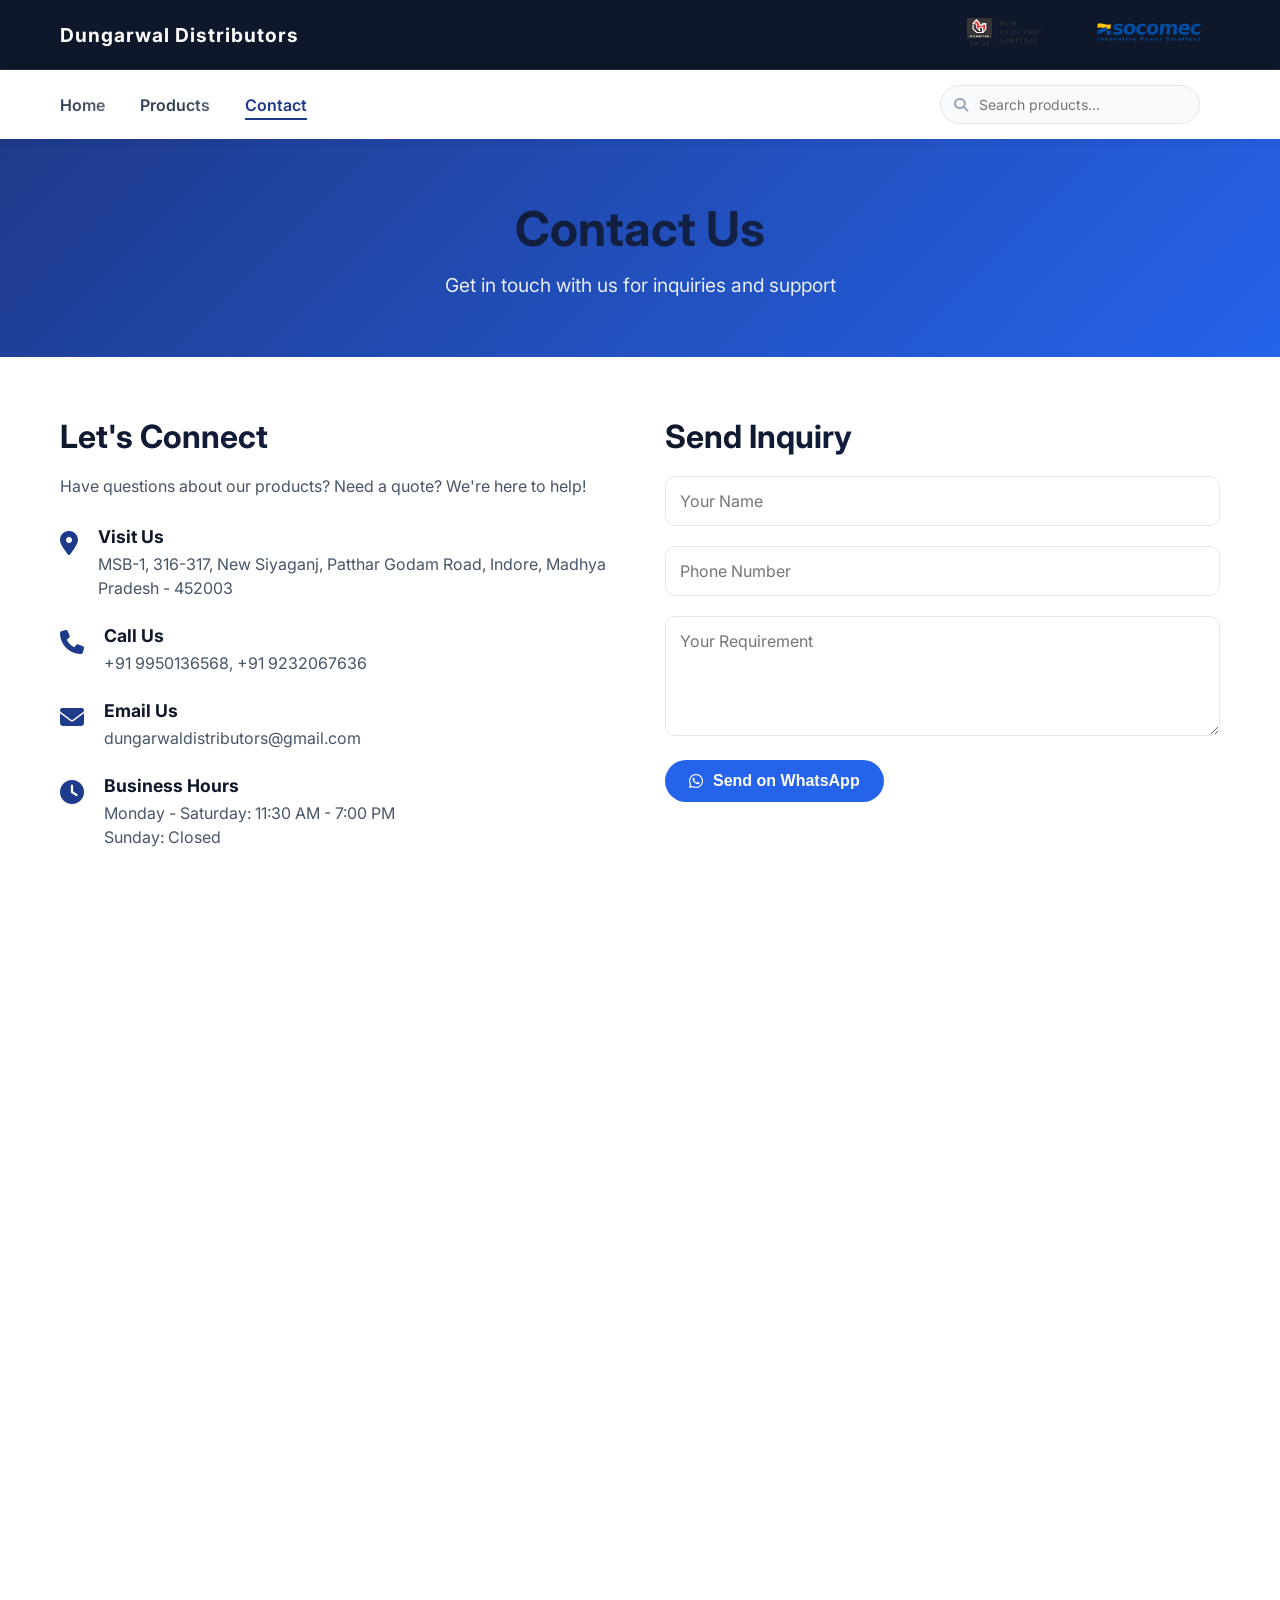
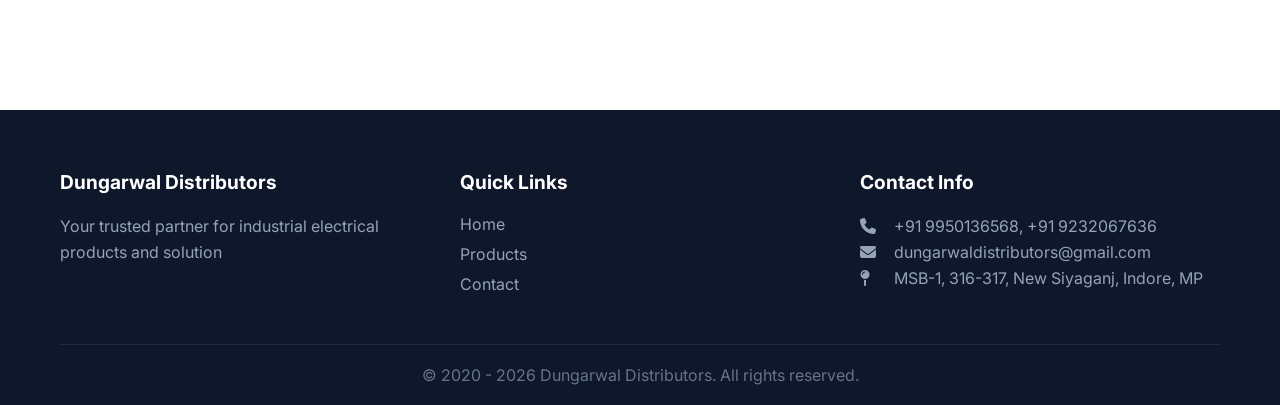
<file: contact.html>
<!DOCTYPE html>
<html lang="en">
<head>
  <meta charset="UTF-8">
  <meta name="viewport" content="width=device-width, initial-scale=1.0">
  <link rel="stylesheet" href="style.css">
  <script defer src="script.js"></script>
  <title>Contact | Dungarwal Distributors</title>
  <link href="https://fonts.googleapis.com/css2?family=Inter:wght@300;400;500;600;700;800&display=swap" rel="stylesheet">
  <link rel="stylesheet" href="https://cdnjs.cloudflare.com/ajax/libs/font-awesome/6.4.0/css/all.min.css">
  <style>
    /* Additional styles for map section to match your design language */
    .map-section {
      padding: 60px 0;
      background: #f8fafc;
    }
    
    .map-section .container {
      max-width: 1200px;
      margin: 0 auto;
      padding: 0 20px;
    }
    
    .map-section h2 {
      text-align: center;
      font-size: 2rem;
      margin-bottom: 0.5rem;
      color: #1e293b;
      font-weight: 700;
    }
    
    .map-subtitle {
      text-align: center;
      color: #475569;
      margin-bottom: 2rem;
      font-size: 1rem;
    }
    
    .map-wrapper {
      background: #ffffff;
      border-radius: 20px;
      overflow: hidden;
      box-shadow: 0 10px 30px -12px rgba(0, 0, 0, 0.1);
      transition: transform 0.3s ease, box-shadow 0.3s ease;
      border: 1px solid rgba(0,0,0,0.05);
    }
    
    .map-wrapper:hover {
      box-shadow: 0 20px 35px -12px rgba(0, 0, 0, 0.15);
    }
    
    .map-container {
      width: 100%;
      height: 400px;
      position: relative;
    }
    
    .map-container iframe {
      width: 100%;
      height: 100%;
      border: 0;
      display: block;
    }
    
    .location-details {
      display: flex;
      flex-wrap: wrap;
      justify-content: space-between;
      align-items: center;
      gap: 20px;
      padding: 18px 25px;
      background: white;
      border-top: 1px solid #e9eef3;
    }
    
    .address-block {
      display: flex;
      align-items: center;
      gap: 14px;
      flex: 2;
      min-width: 200px;
    }
    
    .address-icon {
      width: 45px;
      height: 45px;
      background: #eef2ff;
      border-radius: 50%;
      display: flex;
      align-items: center;
      justify-content: center;
      color: #2563eb;
      font-size: 1.3rem;
    }
    
    .address-text h4 {
      font-size: 0.95rem;
      font-weight: 600;
      color: #1e293b;
      margin-bottom: 4px;
    }
    
    .address-text p {
      color: #334155;
      font-size: 0.9rem;
      line-height: 1.4;
      margin: 0;
    }
    
    .direction-btn {
      background: #2563eb;
      color: white;
      border: none;
      padding: 10px 24px;
      border-radius: 40px;
      font-weight: 600;
      font-size: 0.85rem;
      cursor: pointer;
      display: inline-flex;
      align-items: center;
      gap: 10px;
      transition: all 0.2s ease;
      text-decoration: none;
    }
    
    .direction-btn:hover {
      background: #1d4ed8;
      transform: translateY(-2px);
      box-shadow: 0 6px 14px rgba(37, 99, 235, 0.25);
    }
    
    .rating-badge {
      display: inline-flex;
      align-items: center;
      background: #fef9c3;
      padding: 3px 10px;
      border-radius: 40px;
      font-size: 0.75rem;
      font-weight: 500;
      color: #854d0e;
      margin-left: 10px;
    }
    
    .rating-badge i {
      color: #eab308;
      margin-right: 4px;
    }
    
    @media (max-width: 768px) {
      .map-section {
        padding: 40px 0;
      }
      .map-container {
        height: 280px;
      }
      .location-details {
        flex-direction: column;
        align-items: flex-start;
        padding: 15px;
      }
      .address-block {
        width: 100%;
      }
      .direction-btn {
        width: 100%;
        justify-content: center;
      }
      .map-section h2 {
        font-size: 1.6rem;
      }
    }
    
    /* Keep consistency with existing contact form styles */
    .contact-section .contact-form .btn-primary {
      background: #2563eb;
      padding: 12px 24px;
      font-size: 1rem;
    }
    .contact-section .contact-form .btn-primary:hover {
      background: #1d4ed8;
      transform: translateY(-2px);
    }
  </style>
</head>
<body>

<!-- Top Header with Dungarwal as Button and Brand Logos -->
<div class="top-bar">
  <div class="container">
    <a href="index.html" class="company-name-btn">Dungarwal Distributors</a>
    <div class="brand-logos">
      <a href="index.html" class="company-name-btn" style="padding: 6px 16px;">
        <img src="images/bch-logo.png" alt="BCH Electric" style="height: 28px;">
      </a>
      <a href="index.html" class="company-name-btn" style="padding: 6px 16px;">
        <img src="images/socomec-logo.png" alt="Socomec" style="height: 28px;">
      </a>
    </div>
  </div>
</div>

<!-- Main Navigation -->
<nav class="main-nav">
  <div class="container">
    <a href="index.html" class="nav-logo">
      <!-- <img src="images/logo.png" alt="Logo" class="logo-img"> -->
    </a>
    <div class="nav-links">
      <a href="index.html">Home</a>
      <a href="products.html">Products</a>
      <a href="contact.html" class="active">Contact</a>
    </div>
    <div class="nav-toggle">
      <i class="fas fa-bars"></i>
    </div>
  </div>
</nav>

<!-- Page Header -->
<section class="page-header">
  <div class="container">
    <h1>Contact Us</h1>
    <p>Get in touch with us for inquiries and support</p>
  </div>
</section>

<!-- Contact Section -->
<section class="contact-section">
  <div class="container">
    <div class="contact-grid">
      <div class="contact-info">
        <h2>Let's Connect</h2>
        <p>Have questions about our products? Need a quote? We're here to help!</p>
        
        <div class="info-item">
          <i class="fas fa-map-marker-alt"></i>
          <div>
            <h4>Visit Us</h4>
            <p>MSB-1, 316-317, New Siyaganj, Patthar Godam Road, Indore, Madhya Pradesh - 452003</p>
          </div>
        </div>
        
        <div class="info-item">
          <i class="fas fa-phone"></i>
          <div>
            <h4>Call Us</h4>
            <p>+91 9950136568, +91 9232067636</p>
          </div>
        </div>
        
        <div class="info-item">
          <i class="fas fa-envelope"></i>
          <div>
            <h4>Email Us</h4>
            <p>dungarwaldistributors@gmail.com</p>
            <!-- <p>sales@dungarwal.com</p> -->
          </div>
        </div>
        
        <div class="info-item">
          <i class="fas fa-clock"></i>
          <div>
            <h4>Business Hours</h4>
            <p>Monday - Saturday: 11:30 AM - 7:00 PM</p>
            <p>Sunday: Closed</p>
          </div>
        </div>
      </div>
      
      <div class="contact-form">
        <h2>Send Inquiry</h2>
        <form id="inquiryForm">
          <div class="form-group">
            <input type="text" id="name" placeholder="Your Name" required>
          </div>
          <div class="form-group">
            <input type="text" id="phone" placeholder="Phone Number" required>
          </div>
          <div class="form-group">
            <textarea id="message" placeholder="Your Requirement" required></textarea>
          </div>
          <button type="button" class="btn-primary" onclick="sendToWhatsApp()">
            <i class="fab fa-whatsapp"></i> Send on WhatsApp
          </button>
        </form>
      </div>
    </div>
  </div>
</section>

<!-- ========== GOOGLE MAPS LOCATION SECTION (INTEGRATED) ========== -->
<!-- This section displays your exact business location on Google Maps -->
<section class="map-section">
  <div class="container">
    <h2>Find Our Location <span class="rating-badge"><i class="fas fa-star"></i> 5.0 Google Rating</span></h2>
    <div class="map-subtitle">
      <i class="fas fa-map-marker-alt" style="color: #2563eb;"></i> Visit us at our office & warehouse in New Siyaganj, Indore
    </div>
    <div class="map-wrapper">
      <!-- Google Maps embed with exact coordinates from your business listing:
           Latitude: 22.7236267, Longitude: 75.8666493
           Full address: MSB-1, 316-317, Paththar Godown Rd, New Siyaganj, Indore, MP 452003 -->
      <div class="map-container">
        <iframe 
          src="https://www.google.com/maps/embed?pb=!1m18!1m12!1m3!1d3669.141877241608!2d75.8644607!3d22.7236267!2m3!1f0!2f0!3f0!3m2!1i1024!2i768!4f13.1!3m3!1m2!1s0x3962fd8e791ce8bf%3A0x641bed7e5ec01d05!2sDungarwal%20Distributors!5e0!3m2!1sen!2sin!4v1710000000000!5m2!1sen!2sin" 
          allowfullscreen="" 
          loading="lazy" 
          referrerpolicy="no-referrer-when-downgrade"
          title="Dungarwal Distributors, Indore - Official Location">
        </iframe>
      </div>
      <div class="location-details">
        <div class="address-block">
          <div class="address-icon">
            <i class="fas fa-store"></i>
          </div>
          <div class="address-text">
            <h4>Dungarwal Distributors - Main Office</h4>
            <p><i class="fas fa-location-dot" style="margin-right: 5px; color:#dc2626;"></i> MSB-1, 316-317, Paththar Godown Rd, New Siyaganj,<br>Indore, Madhya Pradesh 452003, India</p>
          </div>
        </div>
        <a href="https://www.google.com/maps/dir/?api=1&destination=Dungarwal+Distributors%2C+MSB-1%2C+316-317%2C+Paththar+Godown+Rd%2C+New+Siyaganj%2C+Indore%2C+Madhya+Pradesh+452003" 
           class="direction-btn" 
           target="_blank" 
           rel="noopener noreferrer">
          <i class="fas fa-directions"></i> Get Directions
        </a>
      </div>
    </div>
    <!-- Quick info bar with landmark and hours -->
    <div style="display: flex; flex-wrap: wrap; justify-content: space-between; align-items: center; gap: 15px; margin-top: 20px; background: #ffffff; padding: 10px 20px; border-radius: 50px; box-shadow: 0 2px 8px rgba(0,0,0,0.05);">
      <div style="font-size: 0.8rem; color: #334155;"><i class="fas fa-tag"></i> Landmark: Near Paththar Godown Bridge</div>
      <div style="font-size: 0.8rem; color: #334155;"><i class="fas fa-clock"></i> Open: Mon-Sat, 11:30 AM – 7:00 PM</div>
      <div style="font-size: 0.8rem; color: #334155;"><i class="fas fa-phone-alt"></i> +91 9950136568</div>
    </div>
  </div>
</section>
<!-- ========== END OF MAPS SECTION ========== -->

<!-- Footer -->
<footer>
  <div class="container" id="footer-container">
    <!-- Footer will load here -->
  </div>
</footer>

<script>
  fetch('footer.html')
    .then(response => response.text())
    .then(data => {
      document.getElementById('footer-container').innerHTML = data;
    });
</script>

<!-- JavaScript for WhatsApp functionality and map enhancements -->
<script>
  // WhatsApp inquiry function (kept from your original contact page)
  function sendToWhatsApp() {
    var name = document.getElementById('name').value.trim();
    var phone = document.getElementById('phone').value.trim();
    var message = document.getElementById('message').value.trim();
    
    if (name === "" || phone === "" || message === "") {
      alert("Please fill all fields before sending.");
      return;
    }
    
    // Validate phone number (basic check)
    if (phone.length < 10) {
      alert("Please enter a valid phone number.");
      return;
    }
    
    var whatsappMessage = "Hello Dungarwal Distributors,%0A" +
                          "Name: " + encodeURIComponent(name) + "%0A" +
                          "Phone: " + encodeURIComponent(phone) + "%0A" +
                          "Requirement: " + encodeURIComponent(message);
    
    // Using the business phone number from contact info
    var whatsappNumber = "919950136568"; // +91 9950136568 without plus
    var whatsappUrl = "https://wa.me/" + whatsappNumber + "?text=" + whatsappMessage;
    
    window.open(whatsappUrl, '_blank');
  }
  
  // Additional enhancement: Ensure the direction button uses the most accurate address
  (function() {
    const dirBtn = document.querySelector('.direction-btn');
    if(dirBtn) {
      const exactAddress = "Dungarwal Distributors, MSB-1, 316-317, Paththar Godown Rd, New Siyaganj, Indore, Madhya Pradesh 452003";
      const mapsDirectionsUrl = `https://www.google.com/maps/dir/?api=1&destination=${encodeURIComponent(exactAddress)}&travelmode=driving`;
      dirBtn.setAttribute('href', mapsDirectionsUrl);
    }
    console.log("Contact page with integrated Google Maps (Indore location) loaded successfully.");
  })();
</script>

</body>
</html>
</file>
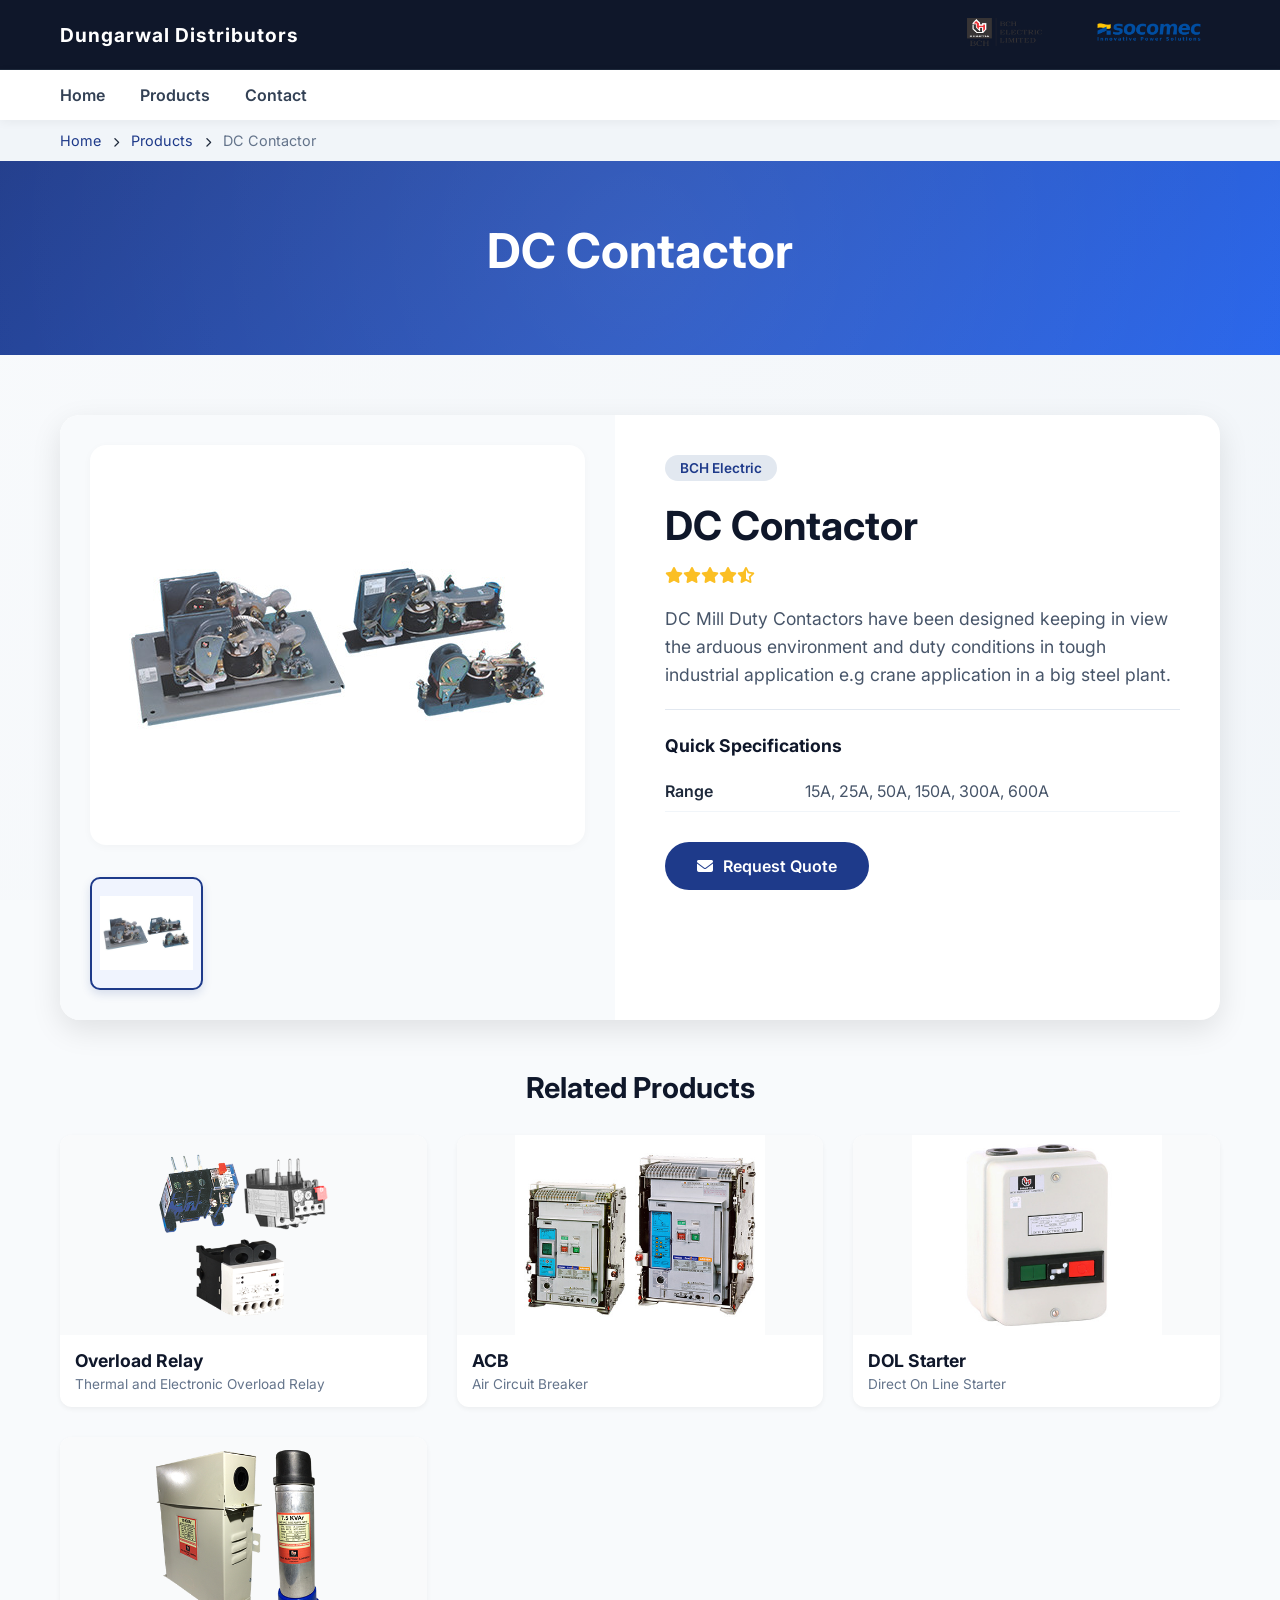
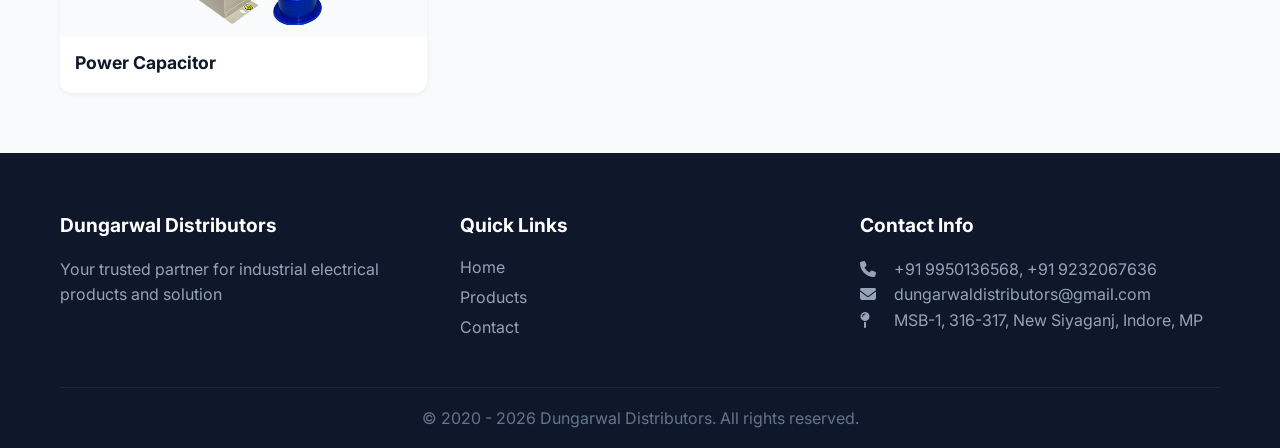
<file: dc-contactors.html>
<!DOCTYPE html>
<html lang="en">
<head>
  <meta charset="UTF-8">
  <meta name="viewport" content="width=device-width, initial-scale=1.0, user-scalable=yes">
  <title>DOL Starter | Dungarwal Distributors</title>
  <link href="https://fonts.googleapis.com/css2?family=Inter:wght@300;400;500;600;700;800&display=swap" rel="stylesheet">
  <link rel="stylesheet" href="https://cdnjs.cloudflare.com/ajax/libs/font-awesome/6.4.0/css/all.min.css">
  <style>
    * {
      margin: 0;
      padding: 0;
      box-sizing: border-box;
    }

    body {
      font-family: 'Inter', sans-serif;
      background: #f8fafc;
      color: #1e293b;
      overflow-x: hidden;
      position: relative;
    }

    /* Animated Background Gradient */
    body::before {
      content: '';
      position: fixed;
      top: 0;
      left: 0;
      width: 100%;
      height: 100%;
      background: linear-gradient(125deg, 
        rgba(248, 250, 252, 0.95) 0%,
        rgba(241, 245, 249, 0.95) 50%,
        rgba(226, 232, 240, 0.95) 100%);
      z-index: -2;
      animation: gradientShift 15s ease infinite;
      background-size: 200% 200%;
    }

    @keyframes gradientShift {
      0% { background-position: 0% 50%; }
      50% { background-position: 100% 50%; }
      100% { background-position: 0% 50%; }
    }

    /* Floating Particles */
    .particles {
      position: fixed;
      top: 0;
      left: 0;
      width: 100%;
      height: 100%;
      z-index: -1;
      pointer-events: none;
      overflow: hidden;
    }

    .particle {
      position: absolute;
      background: rgba(30, 58, 138, 0.08);
      border-radius: 50%;
      animation: float linear infinite;
      pointer-events: none;
    }

    @keyframes float {
      0% {
        transform: translateY(100vh) rotate(0deg);
        opacity: 0;
      }
      10% {
        opacity: 0.5;
      }
      90% {
        opacity: 0.5;
      }
      100% {
        transform: translateY(-100vh) rotate(360deg);
        opacity: 0;
      }
    }

    .container {
      max-width: 1200px;
      margin: 0 auto;
      padding: 0 20px;
    }

    /* Top Bar */
    .top-bar {
      background: #0f172a;
      padding: 12px 0;
      border-bottom: 1px solid #1e293b;
    }

    .top-bar .container {
      display: flex;
      justify-content: space-between;
      align-items: center;
    }

    .company-name-btn {
      font-size: 1.2rem;
      font-weight: 700;
      color: #fff;
      letter-spacing: 1px;
      text-decoration: none;
      transition: all 0.3s ease;
      position: relative;
      cursor: pointer;
    }

    .company-name-btn:hover {
      color: #60a5fa;
      transform: translateY(-1px);
    }

    .company-name-btn::after {
      content: '';
      position: absolute;
      bottom: -3px;
      left: 0;
      width: 0;
      height: 2px;
      background: #60a5fa;
      transition: width 0.3s ease;
    }

    .company-name-btn:hover::after {
      width: 100%;
    }

    .brand-logos {
      display: flex;
      gap: 20px;
      align-items: center;
    }

    .brand-logo {
      height: 35px;
      width: auto;
      object-fit: contain;
      filter: brightness(0) invert(1);
      transition: transform 0.3s ease;
    }

    .brand-logo:hover {
      transform: scale(1.05);
    }

    /* Main Navigation */
    .main-nav {
      background: #fff;
      box-shadow: 0 2px 10px rgba(0, 0, 0, 0.05);
      position: sticky;
      top: 0;
      z-index: 1000;
    }

    .main-nav .container {
      display: flex;
      justify-content: space-between;
      align-items: center;
      padding: 15px 20px;
    }

    .nav-links {
      display: flex;
      gap: 35px;
    }

    .nav-links a {
      text-decoration: none;
      color: #334155;
      font-weight: 600;
      transition: color 0.3s ease;
      position: relative;
    }

    .nav-links a:hover,
    .nav-links a.active {
      color: #1e3a8a;
    }

    .nav-links a::after {
      content: '';
      position: absolute;
      bottom: -5px;
      left: 0;
      width: 0;
      height: 2px;
      background: #1e3a8a;
      transition: width 0.3s ease;
    }

    .nav-links a:hover::after,
    .nav-links a.active::after {
      width: 100%;
    }

    .nav-toggle {
      display: none;
      font-size: 24px;
      cursor: pointer;
      color: #1e3a8a;
    }

    /* Page Header */
    .page-header {
      background: linear-gradient(135deg, #1e3a8a 0%, #2563eb 100%);
      color: white;
      padding: 60px 0;
      text-align: center;
      position: relative;
      overflow: hidden;
    }

    .page-header::before {
      content: '';
      position: absolute;
      top: -50%;
      left: -50%;
      width: 200%;
      height: 200%;
      background: radial-gradient(circle, rgba(255,255,255,0.1) 0%, transparent 70%);
      animation: rotateLight 30s linear infinite;
    }

    @keyframes rotateLight {
      0% { transform: rotate(0deg); }
      100% { transform: rotate(360deg); }
    }

    .page-header h1 {
      font-size: 3rem;
      margin-bottom: 15px;
      position: relative;
      z-index: 1;
    }

    .page-header p {
      font-size: 1.2rem;
      opacity: 0.9;
      position: relative;
      z-index: 1;
    }

    /* Breadcrumb */
    .breadcrumb {
      background: #f1f5f9;
      padding: 12px 0;
      font-size: 0.9rem;
    }

    .breadcrumb a {
      color: #1e3a8a;
      text-decoration: none;
    }

    .breadcrumb a:hover {
      text-decoration: underline;
    }

    .breadcrumb span {
      color: #64748b;
    }

    /* Product Detail Section */
    .product-detail-section {
      padding: 60px 0;
    }

    .product-detail-grid {
      display: grid;
      grid-template-columns: 1fr 1fr;
      gap: 50px;
      background: white;
      border-radius: 20px;
      overflow: hidden;
      box-shadow: 0 10px 30px rgba(0, 0, 0, 0.1);
      margin-bottom: 50px;
    }

    /* Product Gallery - FIXED: image centering & complete display */
    .product-gallery {
      background: #f8fafc;
      padding: 30px;
      display: flex;
      flex-direction: column;
      align-items: center;
      justify-content: center;
    }

    .main-image-container {
      width: 100%;
      display: flex;
      justify-content: center;
      align-items: center;
      background: white;
      border-radius: 16px;
      margin-bottom: 24px;
      min-height: 400px;
      padding: 20px;
      box-shadow: 0 2px 8px rgba(0,0,0,0.03);
    }

    .main-image {
      max-width: 100%;
      max-height: 380px;
      width: auto;
      height: auto;
      object-fit: contain;
      display: block;
      margin: 0 auto;
      border-radius: 12px;
      transition: transform 0.2s ease;
    }

    .thumbnail-grid {
      display: grid;
      grid-template-columns: repeat(4, 1fr);
      gap: 15px;
      width: 100%;
      margin-top: 8px;
    }

    .thumbnail {
      width: 100%;
      aspect-ratio: 1 / 1;
      object-fit: contain;
      background: #ffffff;
      border-radius: 10px;
      cursor: pointer;
      transition: all 0.25s ease;
      border: 2px solid transparent;
      padding: 8px;
      box-shadow: 0 1px 3px rgba(0,0,0,0.05);
    }

    .thumbnail:hover {
      transform: translateY(-3px);
      box-shadow: 0 8px 18px rgba(0, 0, 0, 0.08);
      border-color: #cbd5e1;
    }

    .thumbnail.active {
      border-color: #1e3a8a;
      background: #f0f4fe;
      box-shadow: 0 4px 10px rgba(30,58,138,0.15);
    }

    /* Product Info */
    .product-info {
      padding: 40px 40px 40px 0;
    }

    .product-brand {
      display: inline-block;
      background: #e2e8f0;
      padding: 5px 15px;
      border-radius: 20px;
      font-size: 0.85rem;
      font-weight: 600;
      color: #1e3a8a;
      margin-bottom: 20px;
    }

    .product-info h1 {
      font-size: 2.5rem;
      color: #0f172a;
      margin-bottom: 15px;
    }

    .product-rating {
      display: flex;
      align-items: center;
      gap: 15px;
      margin-bottom: 20px;
    }

    .stars {
      color: #fbbf24;
      font-size: 1rem;
    }

    .review-count {
      color: #64748b;
      font-size: 0.9rem;
    }

    .product-short-desc {
      font-size: 1.1rem;
      color: #475569;
      line-height: 1.6;
      margin-bottom: 25px;
      padding-bottom: 20px;
      border-bottom: 1px solid #e2e8f0;
    }

    .product-specs {
      margin-bottom: 25px;
    }

    .product-specs h3 {
      font-size: 1.1rem;
      color: #0f172a;
      margin-bottom: 15px;
      font-weight: 700;
    }

    .spec-item {
      display: flex;
      padding: 10px 0;
      border-bottom: 1px solid #f1f5f9;
    }

    .spec-label {
      width: 140px;
      font-weight: 600;
      color: #1e293b;
    }

    .spec-value {
      flex: 1;
      color: #475569;
    }

    /* Buttons */
    .btn-primary {
      display: inline-flex;
      align-items: center;
      gap: 10px;
      padding: 14px 32px;
      background: #1e3a8a;
      color: white;
      text-decoration: none;
      border-radius: 50px;
      font-weight: 600;
      transition: all 0.3s ease;
      border: none;
      cursor: pointer;
      font-size: 1rem;
      position: relative;
      overflow: hidden;
    }

    .btn-primary::before {
      content: '';
      position: absolute;
      top: 50%;
      left: 50%;
      width: 0;
      height: 0;
      border-radius: 50%;
      background: rgba(255, 255, 255, 0.3);
      transform: translate(-50%, -50%);
      transition: width 0.6s, height 0.6s;
    }

    .btn-primary:hover::before {
      width: 300px;
      height: 300px;
    }

    .btn-primary:hover {
      background: #2563eb;
      transform: translateY(-2px);
      box-shadow: 0 5px 20px rgba(37, 99, 235, 0.3);
    }

    .btn-secondary {
      display: inline-flex;
      align-items: center;
      gap: 10px;
      padding: 14px 32px;
      background: transparent;
      color: #1e3a8a;
      text-decoration: none;
      border-radius: 50px;
      font-weight: 600;
      transition: all 0.3s ease;
      border: 2px solid #1e3a8a;
      cursor: pointer;
      font-size: 1rem;
    }

    .btn-secondary:hover {
      background: #1e3a8a;
      color: white;
      transform: translateY(-2px);
    }

    .button-group {
      display: flex;
      gap: 20px;
      flex-wrap: wrap;
      margin-top: 30px;
    }

    /* Related Products */
    .related-products {
      margin-top: 50px;
    }
    
    .related-products h2 {
      font-size: 1.8rem;
      color: #0f172a;
      margin-bottom: 30px;
      text-align: center;
    }
    
    .related-grid {
      display: grid;
      grid-template-columns: repeat(auto-fill, minmax(280px, 1fr));
      gap: 30px;
    }
    
    .related-card {
      background: white;
      border-radius: 12px;
      overflow: hidden;
      transition: all 0.3s ease;
      box-shadow: 0 2px 5px rgba(0, 0, 0, 0.05);
      text-decoration: none;
      display: block;
    }
    
    .related-card:hover {
      transform: translateY(-5px);
      box-shadow: 0 10px 25px rgba(0, 0, 0, 0.1);
    }
    
    .related-card:hover .related-image img {
      transform: scale(1.03);
    }
    
    .related-image {
      height: 200px;
      display: flex;
      align-items: center;
      justify-content: center;
      background: #f9fafb;
      overflow: hidden;
    }
    
    .related-image img {
      max-width: 100%;
      max-height: 100%;
      width: auto;
      height: auto;
      object-fit: contain;
      transition: transform 0.3s ease;
      display: block;
    }
    
    .related-card h3 {
      padding: 15px 15px 5px;
      font-size: 1.1rem;
      color: #0f172a;
    }
    
    .related-card p {
      padding: 0 15px 15px;
      font-size: 0.85rem;
      color: #64748b;
    }
    
    /* Footer */
    footer {
      background: #0f172a;
      color: white;
      padding: 60px 0 20px;
    }
    
    .footer-grid {
      display: grid;
      grid-template-columns: repeat(3, 1fr);
      gap: 40px;
      margin-bottom: 40px;
    }
    
    .footer-col h4 {
      font-size: 1.2rem;
      margin-bottom: 20px;
      color: white;
    }
    
    .footer-col p {
      color: #94a3b8;
      line-height: 1.6;
    }
    
    .footer-col a {
      display: block;
      color: #94a3b8;
      text-decoration: none;
      margin-bottom: 10px;
      transition: color 0.3s ease;
    }
    
    .footer-col a:hover {
      color: white;
    }
    
    .footer-col i {
      margin-right: 10px;
      width: 20px;
    }
    
    .footer-bottom {
      text-align: center;
      padding-top: 20px;
      border-top: 1px solid #1e293b;
      color: #64748b;
    }
    
    /* Responsive */
    @media (max-width: 992px) {
      .product-detail-grid {
        grid-template-columns: 1fr;
      }
      
      .product-info {
        padding: 0 40px 40px 40px;
      }
      
      .footer-grid {
        grid-template-columns: repeat(2, 1fr);
      }
    }
    
    @media (max-width: 768px) {
      .nav-links {
        display: none;
      }
      
      .nav-toggle {
        display: block;
      }
      
      .nav-links.active {
        display: flex;
        flex-direction: column;
        position: absolute;
        top: 70px;
        left: 0;
        right: 0;
        background: white;
        padding: 20px;
        box-shadow: 0 10px 20px rgba(0, 0, 0, 0.1);
        gap: 15px;
        text-align: center;
        z-index: 1001;
      }
      
      .top-bar .container {
        flex-direction: column;
        gap: 10px;
        text-align: center;
      }
      
      .brand-logos {
        justify-content: center;
      }
      
      .page-header h1 {
        font-size: 2rem;
      }
      
      .product-info h1 {
        font-size: 1.8rem;
      }
      
      .button-group {
        flex-direction: column;
      }
      
      .btn-primary, .btn-secondary {
        justify-content: center;
      }
      
      .main-image-container {
        min-height: 280px;
      }
      
      .main-image {
        max-height: 260px;
      }
      
      .thumbnail-grid {
        gap: 10px;
      }
      
      .footer-grid {
        grid-template-columns: 1fr;
        text-align: center;
      }
    }
  </style>
</head>
<body>

<div class="particles" id="particles"></div>

<!-- Top Header -->
<div class="top-bar">
  <div class="container">
    <a href="index.html" class="company-name-btn">Dungarwal Distributors</a>
    <div class="brand-logos">
      <a href="index.html" class="company-name-btn" style="padding: 6px 16px;">
        <img src="images/bch-logo.png" alt="BCH Electric" style="height: 28px;">
      </a>
      <a href="index.html" class="company-name-btn" style="padding: 6px 16px;">
        <img src="images/socomec-logo.png" alt="Socomec" style="height: 28px;">
      </a>
    </div>
  </div>
</div>

<!-- Main Navigation -->
<nav class="main-nav">
  <div class="container">
    <div class="nav-links">
      <a href="../index.html">Home</a>
      <a href="../products.html">Products</a>
      <a href="../contact.html">Contact</a>
    </div>
    <div class="nav-toggle">
      <i class="fas fa-bars"></i>
    </div>
  </div>
</nav>

<!-- Breadcrumb -->
<div class="breadcrumb">
  <div class="container">
    <a href="../index.html">Home</a> <i class="fas fa-chevron-right" style="font-size: 10px; margin: 0 8px;"></i>
    <a href="../products.html">Products</a> <i class="fas fa-chevron-right" style="font-size: 10px; margin: 0 8px;"></i>
    <span>DC Contactor</span>
  </div>
</div>

<!-- Page Header -->
<section class="page-header">
  <div class="container">
    <h1>DC Contactor</h1>
    <p></p>
  </div>
</section>

<!-- Product Detail Section -->
<section class="product-detail-section">
  <div class="container">
    
    <div class="product-detail-grid">
      <div class="product-gallery">
        <div class="main-image-container">
          <img id="mainImage" src="../images/dccontactor.jpg" alt="dccontactor" class="main-image">
        </div>
        <div class="thumbnail-grid" id="thumbnailGrid">
          <img src="../images/dccontactor.jpg" alt="DOL Starter Front" class="thumbnail active" data-img="../images/dccontactor.jpg">
          <!-- <img src="../images/dol-2.png" alt="DOL Starter Side" class="thumbnail" data-img="../images/dol-2.png"> -->
          <!-- Additional placeholders are commented, but we keep the second dynamic thumbnail functionality -->
        </div>
      </div>
      
      <div class="product-info">
        <span class="product-brand">BCH Electric</span>
        <h1>DC Contactor</h1>
        <div class="product-rating">
          <div class="stars"><i class="fas fa-star"></i><i class="fas fa-star"></i><i class="fas fa-star"></i><i class="fas fa-star"></i><i class="fas fa-star-half-alt"></i></div>
          <!-- <span class="review-count">(128+ customer reviews)</span> -->
        </div>
        <div class="product-short-desc">
        DC Mill Duty Contactors have been designed keeping in view the arduous environment and duty conditions in tough industrial application e.g crane application in a big steel plant.
        </div>
        
        <div class="product-specs">
          <h3>Quick Specifications</h3>
          <div class="spec-item"><div class="spec-label">Range</div><div class="spec-value">15A, 25A, 50A, 150A, 300A, 600A</div></div>
          <!-- <div class="spec-item"><div class="spec-label">Relay Range</div><div class="spec-value">Upto 40 A</div></div> -->
          <!-- <div class="spec-item"><div class="spec-label">Voltage</div><div class="spec-value">Upto 415V AC, 50/60 Hz</div></div> -->
          <!-- <div class="spec-item"><div class="spec-label">Enclosure Type</div><div class="spec-value">Sheet Steel / Polycarbonate</div></div> -->
        </div>
        
        <div class="button-group">
          <a href="../contact.html" class="btn-primary"><i class="fas fa-envelope"></i> Request Quote</a>
        </div>
      </div>
    </div>
    
    <!-- Related Products (preserved as per original design) -->
    <div class="related-products">
      <h2>Related Products</h2>
      <div class="related-grid">
        <a href="overload-relays.html" class="related-card"><div class="related-image"><img src="../images/overload-relay.png" alt="Overload Relay"></div><h3>Overload Relay</h3><p>Thermal and Electronic Overload Relay</p></a>
        <a href="acb.html" class="related-card"><div class="related-image"><img src="../images/ACB.jpg" alt="ACB"></div><h3>ACB</h3><p>Air Circuit Breaker</p></a>
        <a href="dol-starter.html" class="related-card"><div class="related-image"><img src="../images/dol.jpg" alt="DOL"></div><h3>DOL Starter</h3><p>Direct On Line Starter</p></a>
        <a href="power-capacitor.html" class="related-card"><div class="related-image"><img src="../images/power-capacitor.png" alt="Capacitor"></div><h3>Power Capacitor</h3><p></p></a>
      </div>
    </div>
  </div>
</section>

<footer>
  <div class="container" id="footer-container">
    <!-- Footer loads dynamically -->
  </div>
</footer>

<script>
  // Fetch footer html if needed (original behavior)
  fetch('footer.html')
    .then(response => response.text())
    .then(data => {
      const footerDiv = document.getElementById('footer-container');
      if(footerDiv) footerDiv.innerHTML = data;
    })
    .catch(() => {
      // fallback footer content if file not present
      const footerDiv = document.getElementById('footer-container');
      if(footerDiv) {
        footerDiv.innerHTML = `<div class="footer-grid"><div class="footer-col"><h4>Dungarwal Distributors</h4><p>Your trusted partner for industrial electrical solutions since 1985.</p></div><div class="footer-col"><h4>Quick Links</h4><a href="../index.html">Home</a><a href="../products.html">Products</a><a href="../contact.html">Contact</a></div><div class="footer-col"><h4>Contact Info</h4><p><i class="fas fa-map-marker-alt"></i> Jaipur, Rajasthan, India</p><p><i class="fas fa-phone-alt"></i> +91-141-XXX-XXXX</p><p><i class="fas fa-envelope"></i> sales@dungarwaldistributors.com</p></div></div><div class="footer-bottom"><p>&copy; 2025 Dungarwal Distributors. All rights reserved.</p></div>`;
      }
    });
  
  // --- Image Gallery Logic: works for any number of thumbnails (active image + larger display, centered & complete) ---
  const mainImageEl = document.getElementById('mainImage');
  const thumbnails = document.querySelectorAll('.thumbnail');
  
  function setActiveImage(imgSrc, activeThumbElement) {
    if (!mainImageEl) return;
    // Update main image with new source, ensuring it stays perfectly centered & full visible
    mainImageEl.src = imgSrc;
    mainImageEl.alt = "DOL Starter view";
    // Remove active class from all thumbnails
    thumbnails.forEach(thumb => thumb.classList.remove('active'));
    if (activeThumbElement) {
      activeThumbElement.classList.add('active');
    } else {
      // find thumbnail that matches current src and set active
      const matchingThumb = Array.from(thumbnails).find(thumb => thumb.getAttribute('data-img') === imgSrc || thumb.src === imgSrc);
      if(matchingThumb) matchingThumb.classList.add('active');
    }
    // Save state for persistence
    try {
      sessionStorage.setItem('dol_current_image', imgSrc);
      const activeIdx = Array.from(thumbnails).findIndex(t => t.classList.contains('active'));
      sessionStorage.setItem('dol_active_thumb_index', activeIdx);
    } catch(e) {}
  }
  
  // Attach click events to thumbnails (if any)
  thumbnails.forEach(thumb => {
    // Determine image source: priority to data-img attribute or fallback src
    thumb.addEventListener('click', (e) => {
      e.stopPropagation();
      let imgUrl = thumb.getAttribute('data-img');
      if (!imgUrl) imgUrl = thumb.src;
      if (imgUrl) {
        setActiveImage(imgUrl, thumb);
      }
    });
  });
  
  // Also handle any missing second image case: Ensure both defined images work perfectly
  // Check if second thumbnail has correct image extension: original had .png for second image, ensure it's consistent.
  const secondThumb = document.querySelector('.thumbnail[data-img="../images/dol-2.png"]');
  if (secondThumb && (!secondThumb.src || secondThumb.src.includes('dol-2.png'))) {
    // already fine
  }
  
  // Ensure default state: if main image src is not showing properly, set first active
  if (mainImageEl && thumbnails.length > 0) {
    const activeExists = document.querySelector('.thumbnail.active');
    if (!activeExists) {
      const firstThumb = thumbnails[0];
      const firstImg = firstThumb.getAttribute('data-img') || firstThumb.src;
      setActiveImage(firstImg, firstThumb);
    } else {
      // sync main image with active thumbnail's img
      const activeThumb = document.querySelector('.thumbnail.active');
      if(activeThumb) {
        const activeImgSrc = activeThumb.getAttribute('data-img') || activeThumb.src;
        if(mainImageEl.src !== activeImgSrc) {
          mainImageEl.src = activeImgSrc;
        }
      }
    }
  }
  
  // Restore saved state from sessionStorage (scroll, image, etc) but keep gallery consistent
  window.addEventListener('load', () => {
    // Restore scroll
    const savedScroll = sessionStorage.getItem('dol_scroll_position');
    if (savedScroll) {
      setTimeout(() => {
        window.scrollTo(0, parseInt(savedScroll));
      }, 50);
    }
    
    // Restore gallery: use saved image and thumbnail index
    const savedImage = sessionStorage.getItem('dol_current_image');
    const savedThumbIdx = sessionStorage.getItem('dol_active_thumb_index');
    if (savedImage && thumbnails.length) {
      let targetThumb = null;
      if (savedThumbIdx !== null && thumbnails[parseInt(savedThumbIdx)]) {
        targetThumb = thumbnails[parseInt(savedThumbIdx)];
      } else {
        // find thumbnail matching savedImage
        targetThumb = Array.from(thumbnails).find(t => (t.getAttribute('data-img') === savedImage) || t.src === savedImage);
      }
      if (targetThumb) {
        const finalImg = targetThumb.getAttribute('data-img') || targetThumb.src;
        setActiveImage(finalImg, targetThumb);
      } else if (savedImage && mainImageEl) {
        // if no matching thumbnail but image exists, just set main image without breaking active
        mainImageEl.src = savedImage;
        // still try to mark closest thumbnail as active
        const anyThumb = Array.from(thumbnails).find(t => (t.getAttribute('data-img') === savedImage) || t.src === savedImage);
        if(anyThumb) anyThumb.classList.add('active');
      }
    } else {
      // ensure at least default active
      if(!document.querySelector('.thumbnail.active') && thumbnails[0]) {
        const defaultImg = thumbnails[0].getAttribute('data-img') || thumbnails[0].src;
        setActiveImage(defaultImg, thumbnails[0]);
      }
    }
    
    // Additional safety: Ensure main image aspect ratio and complete centering within container
    if (mainImageEl) {
      mainImageEl.style.maxWidth = '100%';
      mainImageEl.style.maxHeight = '380px';
      mainImageEl.style.objectFit = 'contain';
    }
    
    // Make sure related product images are also centered and fully visible (style already handles)
  });
  
  // Save scroll on beforeunload
  window.addEventListener('beforeunload', () => {
    sessionStorage.setItem('dol_scroll_position', window.scrollY);
    const activeThumb = document.querySelector('.thumbnail.active');
    if (activeThumb) {
      const activeIdx = Array.from(thumbnails).indexOf(activeThumb);
      sessionStorage.setItem('dol_active_thumb_index', activeIdx);
      const currentImgSrc = mainImageEl ? mainImageEl.src : '';
      if(currentImgSrc) sessionStorage.setItem('dol_current_image', currentImgSrc);
    } else if (mainImageEl && mainImageEl.src) {
      sessionStorage.setItem('dol_current_image', mainImageEl.src);
    }
  });
  
  // Mobile navigation toggle (unchanged fix)
  const navToggle = document.querySelector('.nav-toggle');
  if (navToggle) {
    navToggle.addEventListener('click', function() {
      document.querySelector('.nav-links').classList.toggle('active');
    });
  }
  
  // Create floating particles
  function createParticles() {
    const particlesContainer = document.getElementById('particles');
    if (!particlesContainer) return;
    for (let i = 0; i < 45; i++) {
      const particle = document.createElement('div');
      particle.classList.add('particle');
      const size = Math.random() * 8 + 2;
      particle.style.width = `${size}px`;
      particle.style.height = `${size}px`;
      particle.style.left = `${Math.random() * 100}%`;
      particle.style.animationDuration = `${Math.random() * 15 + 8}s`;
      particle.style.animationDelay = `${Math.random() * 5}s`;
      particlesContainer.appendChild(particle);
    }
  }
  createParticles();

  // Ensure any dynamically added interactions for thumbnails if new ones appear (no changes)
  // Also fix missing second thumbnail: if any broken images we keep graceful
  const allThumbs = document.querySelectorAll('.thumbnail');
  allThumbs.forEach(thumb => {
    if (!thumb.hasAttribute('data-img') && thumb.src) {
      thumb.setAttribute('data-img', thumb.src);
    }
  });
</script>
</body>
</html>
</file>
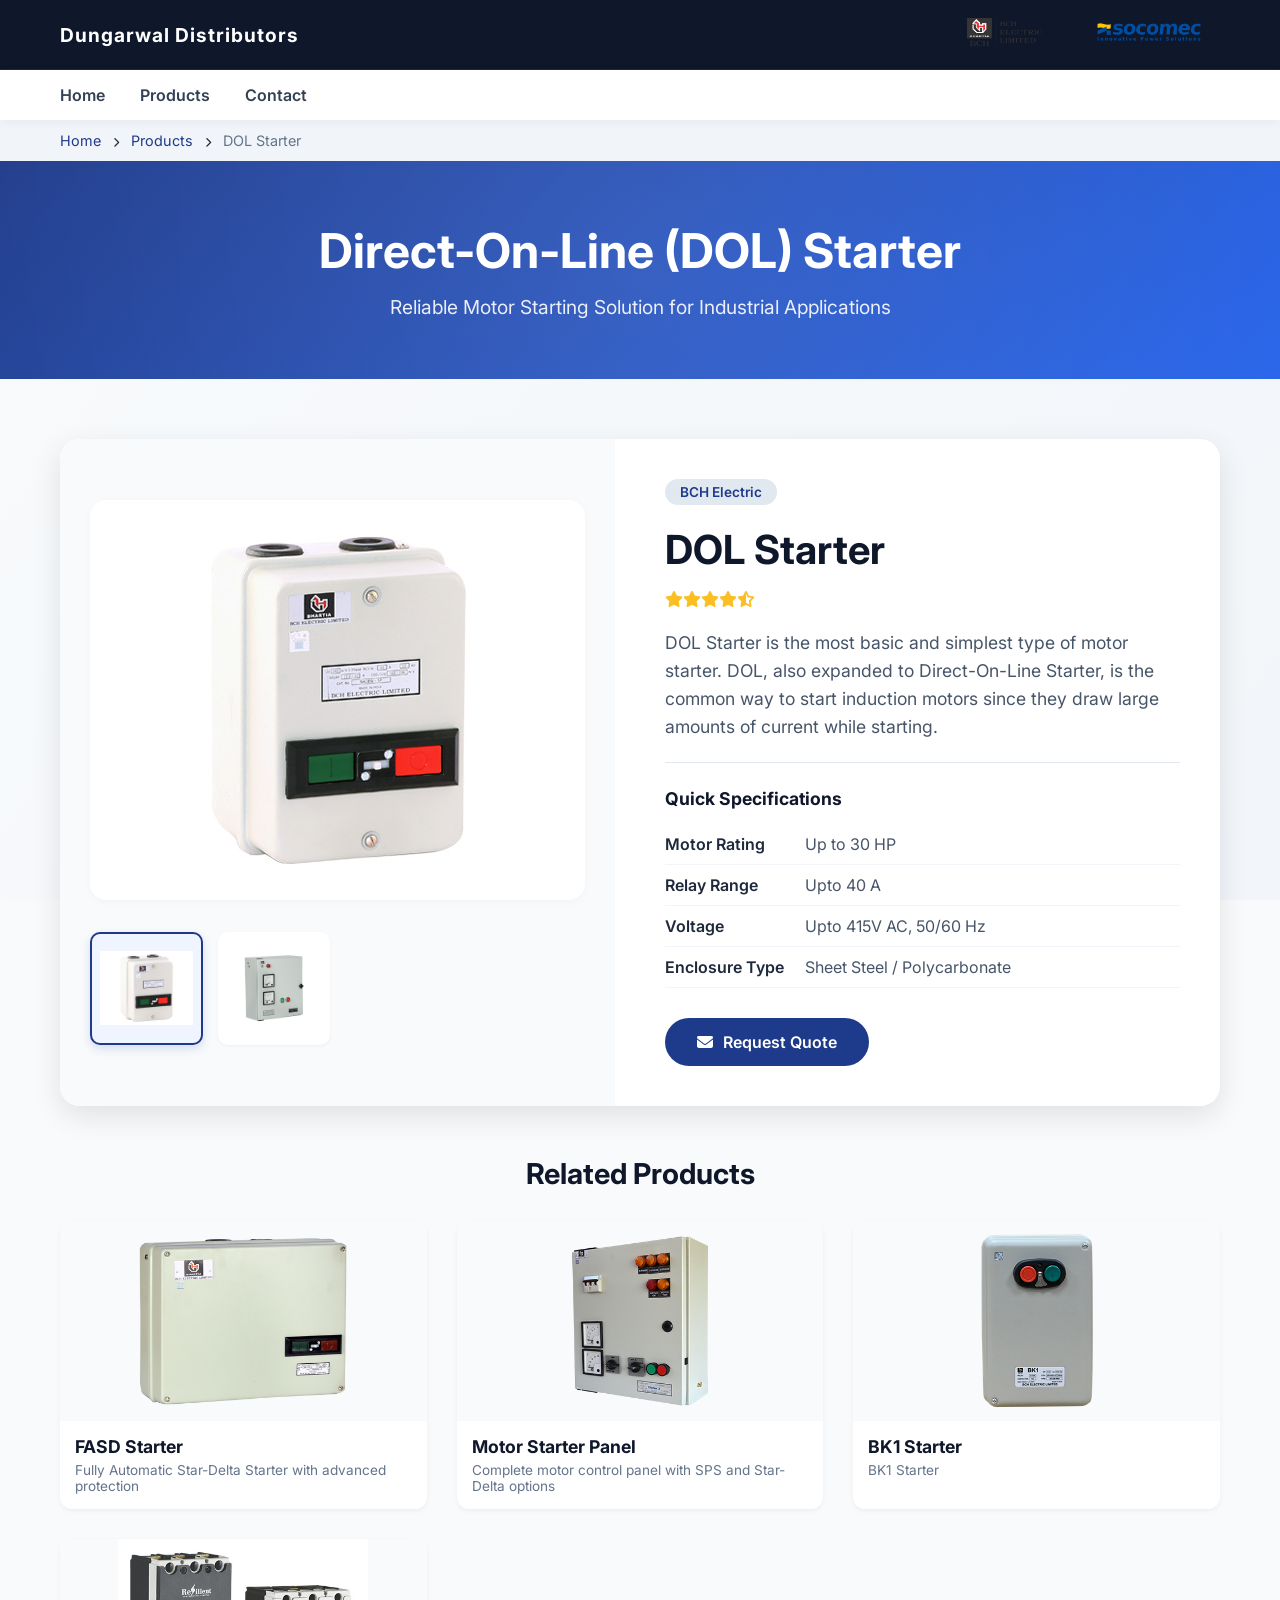
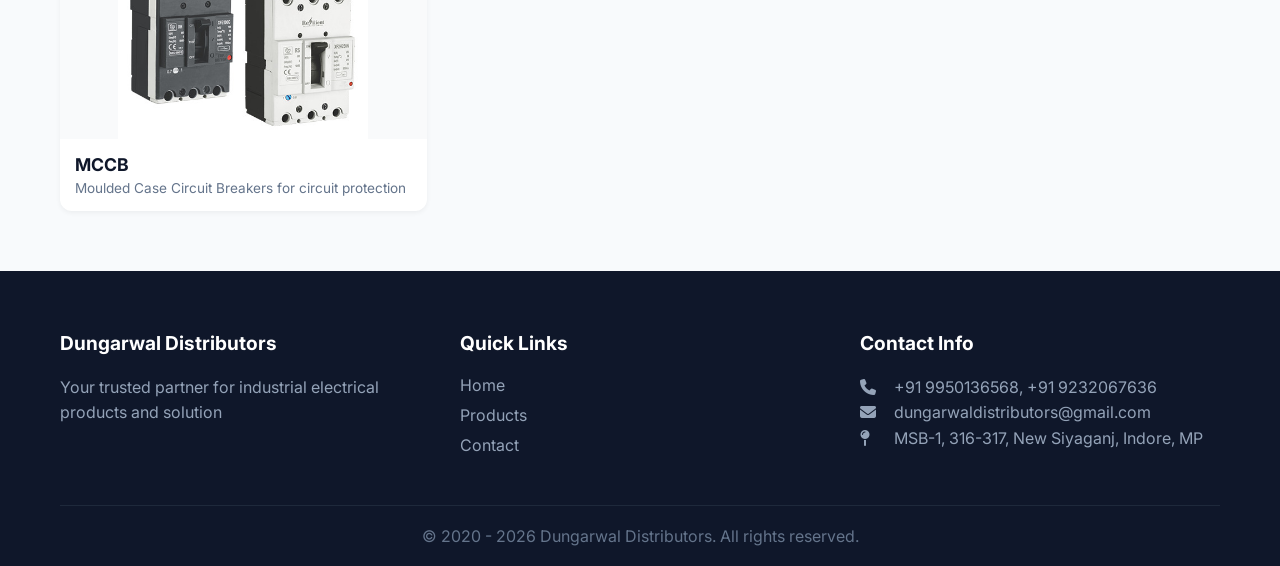
<file: dol-starter.html>
<!DOCTYPE html>
<html lang="en">
<head>
  <meta charset="UTF-8">
  <meta name="viewport" content="width=device-width, initial-scale=1.0, user-scalable=yes">
  <title>DOL Starter | Dungarwal Distributors</title>
  <link href="https://fonts.googleapis.com/css2?family=Inter:wght@300;400;500;600;700;800&display=swap" rel="stylesheet">
  <link rel="stylesheet" href="https://cdnjs.cloudflare.com/ajax/libs/font-awesome/6.4.0/css/all.min.css">
  <style>
    * {
      margin: 0;
      padding: 0;
      box-sizing: border-box;
    }

    body {
      font-family: 'Inter', sans-serif;
      background: #f8fafc;
      color: #1e293b;
      overflow-x: hidden;
      position: relative;
    }

    /* Animated Background Gradient */
    body::before {
      content: '';
      position: fixed;
      top: 0;
      left: 0;
      width: 100%;
      height: 100%;
      background: linear-gradient(125deg, 
        rgba(248, 250, 252, 0.95) 0%,
        rgba(241, 245, 249, 0.95) 50%,
        rgba(226, 232, 240, 0.95) 100%);
      z-index: -2;
      animation: gradientShift 15s ease infinite;
      background-size: 200% 200%;
    }

    @keyframes gradientShift {
      0% { background-position: 0% 50%; }
      50% { background-position: 100% 50%; }
      100% { background-position: 0% 50%; }
    }

    /* Floating Particles */
    .particles {
      position: fixed;
      top: 0;
      left: 0;
      width: 100%;
      height: 100%;
      z-index: -1;
      pointer-events: none;
      overflow: hidden;
    }

    .particle {
      position: absolute;
      background: rgba(30, 58, 138, 0.08);
      border-radius: 50%;
      animation: float linear infinite;
      pointer-events: none;
    }

    @keyframes float {
      0% {
        transform: translateY(100vh) rotate(0deg);
        opacity: 0;
      }
      10% {
        opacity: 0.5;
      }
      90% {
        opacity: 0.5;
      }
      100% {
        transform: translateY(-100vh) rotate(360deg);
        opacity: 0;
      }
    }

    .container {
      max-width: 1200px;
      margin: 0 auto;
      padding: 0 20px;
    }

    /* Top Bar */
    .top-bar {
      background: #0f172a;
      padding: 12px 0;
      border-bottom: 1px solid #1e293b;
    }

    .top-bar .container {
      display: flex;
      justify-content: space-between;
      align-items: center;
    }

    .company-name-btn {
      font-size: 1.2rem;
      font-weight: 700;
      color: #fff;
      letter-spacing: 1px;
      text-decoration: none;
      transition: all 0.3s ease;
      position: relative;
      cursor: pointer;
    }

    .company-name-btn:hover {
      color: #60a5fa;
      transform: translateY(-1px);
    }

    .company-name-btn::after {
      content: '';
      position: absolute;
      bottom: -3px;
      left: 0;
      width: 0;
      height: 2px;
      background: #60a5fa;
      transition: width 0.3s ease;
    }

    .company-name-btn:hover::after {
      width: 100%;
    }

    .brand-logos {
      display: flex;
      gap: 20px;
      align-items: center;
    }

    .brand-logo {
      height: 35px;
      width: auto;
      object-fit: contain;
      filter: brightness(0) invert(1);
      transition: transform 0.3s ease;
    }

    .brand-logo:hover {
      transform: scale(1.05);
    }

    /* Main Navigation */
    .main-nav {
      background: #fff;
      box-shadow: 0 2px 10px rgba(0, 0, 0, 0.05);
      position: sticky;
      top: 0;
      z-index: 1000;
    }

    .main-nav .container {
      display: flex;
      justify-content: space-between;
      align-items: center;
      padding: 15px 20px;
    }

    .nav-links {
      display: flex;
      gap: 35px;
    }

    .nav-links a {
      text-decoration: none;
      color: #334155;
      font-weight: 600;
      transition: color 0.3s ease;
      position: relative;
    }

    .nav-links a:hover,
    .nav-links a.active {
      color: #1e3a8a;
    }

    .nav-links a::after {
      content: '';
      position: absolute;
      bottom: -5px;
      left: 0;
      width: 0;
      height: 2px;
      background: #1e3a8a;
      transition: width 0.3s ease;
    }

    .nav-links a:hover::after,
    .nav-links a.active::after {
      width: 100%;
    }

    .nav-toggle {
      display: none;
      font-size: 24px;
      cursor: pointer;
      color: #1e3a8a;
    }

    /* Page Header */
    .page-header {
      background: linear-gradient(135deg, #1e3a8a 0%, #2563eb 100%);
      color: white;
      padding: 60px 0;
      text-align: center;
      position: relative;
      overflow: hidden;
    }

    .page-header::before {
      content: '';
      position: absolute;
      top: -50%;
      left: -50%;
      width: 200%;
      height: 200%;
      background: radial-gradient(circle, rgba(255,255,255,0.1) 0%, transparent 70%);
      animation: rotateLight 30s linear infinite;
    }

    @keyframes rotateLight {
      0% { transform: rotate(0deg); }
      100% { transform: rotate(360deg); }
    }

    .page-header h1 {
      font-size: 3rem;
      margin-bottom: 15px;
      position: relative;
      z-index: 1;
    }

    .page-header p {
      font-size: 1.2rem;
      opacity: 0.9;
      position: relative;
      z-index: 1;
    }

    /* Breadcrumb */
    .breadcrumb {
      background: #f1f5f9;
      padding: 12px 0;
      font-size: 0.9rem;
    }

    .breadcrumb a {
      color: #1e3a8a;
      text-decoration: none;
    }

    .breadcrumb a:hover {
      text-decoration: underline;
    }

    .breadcrumb span {
      color: #64748b;
    }

    /* Product Detail Section */
    .product-detail-section {
      padding: 60px 0;
    }

    .product-detail-grid {
      display: grid;
      grid-template-columns: 1fr 1fr;
      gap: 50px;
      background: white;
      border-radius: 20px;
      overflow: hidden;
      box-shadow: 0 10px 30px rgba(0, 0, 0, 0.1);
      margin-bottom: 50px;
    }

    /* Product Gallery - FIXED: image centering & complete display */
    .product-gallery {
      background: #f8fafc;
      padding: 30px;
      display: flex;
      flex-direction: column;
      align-items: center;
      justify-content: center;
    }

    .main-image-container {
      width: 100%;
      display: flex;
      justify-content: center;
      align-items: center;
      background: white;
      border-radius: 16px;
      margin-bottom: 24px;
      min-height: 400px;
      padding: 20px;
      box-shadow: 0 2px 8px rgba(0,0,0,0.03);
    }

    .main-image {
      max-width: 100%;
      max-height: 380px;
      width: auto;
      height: auto;
      object-fit: contain;
      display: block;
      margin: 0 auto;
      border-radius: 12px;
      transition: transform 0.2s ease;
    }

    .thumbnail-grid {
      display: grid;
      grid-template-columns: repeat(4, 1fr);
      gap: 15px;
      width: 100%;
      margin-top: 8px;
    }

    .thumbnail {
      width: 100%;
      aspect-ratio: 1 / 1;
      object-fit: contain;
      background: #ffffff;
      border-radius: 10px;
      cursor: pointer;
      transition: all 0.25s ease;
      border: 2px solid transparent;
      padding: 8px;
      box-shadow: 0 1px 3px rgba(0,0,0,0.05);
    }

    .thumbnail:hover {
      transform: translateY(-3px);
      box-shadow: 0 8px 18px rgba(0, 0, 0, 0.08);
      border-color: #cbd5e1;
    }

    .thumbnail.active {
      border-color: #1e3a8a;
      background: #f0f4fe;
      box-shadow: 0 4px 10px rgba(30,58,138,0.15);
    }

    /* Product Info */
    .product-info {
      padding: 40px 40px 40px 0;
    }

    .product-brand {
      display: inline-block;
      background: #e2e8f0;
      padding: 5px 15px;
      border-radius: 20px;
      font-size: 0.85rem;
      font-weight: 600;
      color: #1e3a8a;
      margin-bottom: 20px;
    }

    .product-info h1 {
      font-size: 2.5rem;
      color: #0f172a;
      margin-bottom: 15px;
    }

    .product-rating {
      display: flex;
      align-items: center;
      gap: 15px;
      margin-bottom: 20px;
    }

    .stars {
      color: #fbbf24;
      font-size: 1rem;
    }

    .review-count {
      color: #64748b;
      font-size: 0.9rem;
    }

    .product-short-desc {
      font-size: 1.1rem;
      color: #475569;
      line-height: 1.6;
      margin-bottom: 25px;
      padding-bottom: 20px;
      border-bottom: 1px solid #e2e8f0;
    }

    .product-specs {
      margin-bottom: 25px;
    }

    .product-specs h3 {
      font-size: 1.1rem;
      color: #0f172a;
      margin-bottom: 15px;
      font-weight: 700;
    }

    .spec-item {
      display: flex;
      padding: 10px 0;
      border-bottom: 1px solid #f1f5f9;
    }

    .spec-label {
      width: 140px;
      font-weight: 600;
      color: #1e293b;
    }

    .spec-value {
      flex: 1;
      color: #475569;
    }

    /* Buttons */
    .btn-primary {
      display: inline-flex;
      align-items: center;
      gap: 10px;
      padding: 14px 32px;
      background: #1e3a8a;
      color: white;
      text-decoration: none;
      border-radius: 50px;
      font-weight: 600;
      transition: all 0.3s ease;
      border: none;
      cursor: pointer;
      font-size: 1rem;
      position: relative;
      overflow: hidden;
    }

    .btn-primary::before {
      content: '';
      position: absolute;
      top: 50%;
      left: 50%;
      width: 0;
      height: 0;
      border-radius: 50%;
      background: rgba(255, 255, 255, 0.3);
      transform: translate(-50%, -50%);
      transition: width 0.6s, height 0.6s;
    }

    .btn-primary:hover::before {
      width: 300px;
      height: 300px;
    }

    .btn-primary:hover {
      background: #2563eb;
      transform: translateY(-2px);
      box-shadow: 0 5px 20px rgba(37, 99, 235, 0.3);
    }

    .btn-secondary {
      display: inline-flex;
      align-items: center;
      gap: 10px;
      padding: 14px 32px;
      background: transparent;
      color: #1e3a8a;
      text-decoration: none;
      border-radius: 50px;
      font-weight: 600;
      transition: all 0.3s ease;
      border: 2px solid #1e3a8a;
      cursor: pointer;
      font-size: 1rem;
    }

    .btn-secondary:hover {
      background: #1e3a8a;
      color: white;
      transform: translateY(-2px);
    }

    .button-group {
      display: flex;
      gap: 20px;
      flex-wrap: wrap;
      margin-top: 30px;
    }

    /* Related Products */
    .related-products {
      margin-top: 50px;
    }
    
    .related-products h2 {
      font-size: 1.8rem;
      color: #0f172a;
      margin-bottom: 30px;
      text-align: center;
    }
    
    .related-grid {
      display: grid;
      grid-template-columns: repeat(auto-fill, minmax(280px, 1fr));
      gap: 30px;
    }
    
    .related-card {
      background: white;
      border-radius: 12px;
      overflow: hidden;
      transition: all 0.3s ease;
      box-shadow: 0 2px 5px rgba(0, 0, 0, 0.05);
      text-decoration: none;
      display: block;
    }
    
    .related-card:hover {
      transform: translateY(-5px);
      box-shadow: 0 10px 25px rgba(0, 0, 0, 0.1);
    }
    
    .related-card:hover .related-image img {
      transform: scale(1.03);
    }
    
    .related-image {
      height: 200px;
      display: flex;
      align-items: center;
      justify-content: center;
      background: #f9fafb;
      overflow: hidden;
    }
    
    .related-image img {
      max-width: 100%;
      max-height: 100%;
      width: auto;
      height: auto;
      object-fit: contain;
      transition: transform 0.3s ease;
      display: block;
    }
    
    .related-card h3 {
      padding: 15px 15px 5px;
      font-size: 1.1rem;
      color: #0f172a;
    }
    
    .related-card p {
      padding: 0 15px 15px;
      font-size: 0.85rem;
      color: #64748b;
    }
    
    /* Footer */
    footer {
      background: #0f172a;
      color: white;
      padding: 60px 0 20px;
    }
    
    .footer-grid {
      display: grid;
      grid-template-columns: repeat(3, 1fr);
      gap: 40px;
      margin-bottom: 40px;
    }
    
    .footer-col h4 {
      font-size: 1.2rem;
      margin-bottom: 20px;
      color: white;
    }
    
    .footer-col p {
      color: #94a3b8;
      line-height: 1.6;
    }
    
    .footer-col a {
      display: block;
      color: #94a3b8;
      text-decoration: none;
      margin-bottom: 10px;
      transition: color 0.3s ease;
    }
    
    .footer-col a:hover {
      color: white;
    }
    
    .footer-col i {
      margin-right: 10px;
      width: 20px;
    }
    
    .footer-bottom {
      text-align: center;
      padding-top: 20px;
      border-top: 1px solid #1e293b;
      color: #64748b;
    }
    
    /* Responsive */
    @media (max-width: 992px) {
      .product-detail-grid {
        grid-template-columns: 1fr;
      }
      
      .product-info {
        padding: 0 40px 40px 40px;
      }
      
      .footer-grid {
        grid-template-columns: repeat(2, 1fr);
      }
    }
    
    @media (max-width: 768px) {
      .nav-links {
        display: none;
      }
      
      .nav-toggle {
        display: block;
      }
      
      .nav-links.active {
        display: flex;
        flex-direction: column;
        position: absolute;
        top: 70px;
        left: 0;
        right: 0;
        background: white;
        padding: 20px;
        box-shadow: 0 10px 20px rgba(0, 0, 0, 0.1);
        gap: 15px;
        text-align: center;
        z-index: 1001;
      }
      
      .top-bar .container {
        flex-direction: column;
        gap: 10px;
        text-align: center;
      }
      
      .brand-logos {
        justify-content: center;
      }
      
      .page-header h1 {
        font-size: 2rem;
      }
      
      .product-info h1 {
        font-size: 1.8rem;
      }
      
      .button-group {
        flex-direction: column;
      }
      
      .btn-primary, .btn-secondary {
        justify-content: center;
      }
      
      .main-image-container {
        min-height: 280px;
      }
      
      .main-image {
        max-height: 260px;
      }
      
      .thumbnail-grid {
        gap: 10px;
      }
      
      .footer-grid {
        grid-template-columns: 1fr;
        text-align: center;
      }
    }
  </style>
</head>
<body>

<div class="particles" id="particles"></div>

<!-- Top Header -->
<div class="top-bar">
  <div class="container">
    <a href="index.html" class="company-name-btn">Dungarwal Distributors</a>
    <div class="brand-logos">
      <a href="index.html" class="company-name-btn" style="padding: 6px 16px;">
        <img src="images/bch-logo.png" alt="BCH Electric" style="height: 28px;">
      </a>
      <a href="index.html" class="company-name-btn" style="padding: 6px 16px;">
        <img src="images/socomec-logo.png" alt="Socomec" style="height: 28px;">
      </a>
    </div>
  </div>
</div>

<!-- Main Navigation -->
<nav class="main-nav">
  <div class="container">
    <div class="nav-links">
      <a href="../index.html">Home</a>
      <a href="../products.html">Products</a>
      <a href="../contact.html">Contact</a>
    </div>
    <div class="nav-toggle">
      <i class="fas fa-bars"></i>
    </div>
  </div>
</nav>

<!-- Breadcrumb -->
<div class="breadcrumb">
  <div class="container">
    <a href="../index.html">Home</a> <i class="fas fa-chevron-right" style="font-size: 10px; margin: 0 8px;"></i>
    <a href="../products.html">Products</a> <i class="fas fa-chevron-right" style="font-size: 10px; margin: 0 8px;"></i>
    <span>DOL Starter</span>
  </div>
</div>

<!-- Page Header -->
<section class="page-header">
  <div class="container">
    <h1>Direct-On-Line (DOL) Starter</h1>
    <p>Reliable Motor Starting Solution for Industrial Applications</p>
  </div>
</section>

<!-- Product Detail Section -->
<section class="product-detail-section">
  <div class="container">
    
    <div class="product-detail-grid">
      <div class="product-gallery">
        <div class="main-image-container">
          <img id="mainImage" src="../images/dol.jpg" alt="DOL Starter" class="main-image">
        </div>
        <div class="thumbnail-grid" id="thumbnailGrid">
          <img src="../images/dol.jpg" alt="DOL Starter Front" class="thumbnail active" data-img="../images/dol.jpg">
          <img src="../images/dol-2.png" alt="DOL Starter Side" class="thumbnail" data-img="../images/dol-2.png">
          <!-- Additional placeholders are commented, but we keep the second dynamic thumbnail functionality -->
        </div>
      </div>
      
      <div class="product-info">
        <span class="product-brand">BCH Electric</span>
        <h1>DOL Starter</h1>
        <div class="product-rating">
          <div class="stars"><i class="fas fa-star"></i><i class="fas fa-star"></i><i class="fas fa-star"></i><i class="fas fa-star"></i><i class="fas fa-star-half-alt"></i></div>
          <!-- <span class="review-count">(128+ customer reviews)</span> -->
        </div>
        <div class="product-short-desc">
         DOL Starter is the most basic and simplest type of motor starter. DOL, also expanded to Direct-On-Line Starter, is the common way to start induction motors since they draw large amounts of current while starting.       
        </div>
        
        <div class="product-specs">
          <h3>Quick Specifications</h3>
          <div class="spec-item"><div class="spec-label">Motor Rating</div><div class="spec-value">Up to 30 HP</div></div>
          <div class="spec-item"><div class="spec-label">Relay Range</div><div class="spec-value">Upto 40 A</div></div>
          <div class="spec-item"><div class="spec-label">Voltage</div><div class="spec-value">Upto 415V AC, 50/60 Hz</div></div>
          <div class="spec-item"><div class="spec-label">Enclosure Type</div><div class="spec-value">Sheet Steel / Polycarbonate</div></div>
        </div>
        
        <div class="button-group">
          <a href="../contact.html" class="btn-primary"><i class="fas fa-envelope"></i> Request Quote</a>
        </div>
      </div>
    </div>
    
    <!-- Related Products (preserved as per original design) -->
    <div class="related-products">
      <h2>Related Products</h2>
      <div class="related-grid">
        <a href="fasd.html" class="related-card"><div class="related-image"><img src="../images/fasd.png" alt="FASD Starter"></div><h3>FASD Starter</h3><p>Fully Automatic Star-Delta Starter with advanced protection</p></a>
        <a href="motor-starter-panel.html" class="related-card"><div class="related-image"><img src="../images/three-phase-starter-panel.png" alt="Motor Starter Panel"></div><h3>Motor Starter Panel</h3><p>Complete motor control panel with SPS and Star-Delta options</p></a>
        <a href="bk1-starter.html" class="related-card"><div class="related-image"><img src="../images/bk1.png" alt="Three Phase Starter Panel"></div><h3>BK1 Starter</h3><p>BK1 Starter</p></a>
        <a href="mccb.html" class="related-card"><div class="related-image"><img src="../images/mccb.jpg" alt="MCCB"></div><h3>MCCB</h3><p>Moulded Case Circuit Breakers for circuit protection</p></a>
      </div>
    </div>
  </div>
</section>

<footer>
  <div class="container" id="footer-container">
    <!-- Footer loads dynamically -->
  </div>
</footer>

<script>
  // Fetch footer html if needed (original behavior)
  fetch('footer.html')
    .then(response => response.text())
    .then(data => {
      const footerDiv = document.getElementById('footer-container');
      if(footerDiv) footerDiv.innerHTML = data;
    })
    .catch(() => {
      // fallback footer content if file not present
      const footerDiv = document.getElementById('footer-container');
      if(footerDiv) {
        footerDiv.innerHTML = `<div class="footer-grid"><div class="footer-col"><h4>Dungarwal Distributors</h4><p>Your trusted partner for industrial electrical solutions since 1985.</p></div><div class="footer-col"><h4>Quick Links</h4><a href="../index.html">Home</a><a href="../products.html">Products</a><a href="../contact.html">Contact</a></div><div class="footer-col"><h4>Contact Info</h4><p><i class="fas fa-map-marker-alt"></i> Jaipur, Rajasthan, India</p><p><i class="fas fa-phone-alt"></i> +91-141-XXX-XXXX</p><p><i class="fas fa-envelope"></i> sales@dungarwaldistributors.com</p></div></div><div class="footer-bottom"><p>&copy; 2025 Dungarwal Distributors. All rights reserved.</p></div>`;
      }
    });
  
  // --- Image Gallery Logic: works for any number of thumbnails (active image + larger display, centered & complete) ---
  const mainImageEl = document.getElementById('mainImage');
  const thumbnails = document.querySelectorAll('.thumbnail');
  
  function setActiveImage(imgSrc, activeThumbElement) {
    if (!mainImageEl) return;
    // Update main image with new source, ensuring it stays perfectly centered & full visible
    mainImageEl.src = imgSrc;
    mainImageEl.alt = "DOL Starter view";
    // Remove active class from all thumbnails
    thumbnails.forEach(thumb => thumb.classList.remove('active'));
    if (activeThumbElement) {
      activeThumbElement.classList.add('active');
    } else {
      // find thumbnail that matches current src and set active
      const matchingThumb = Array.from(thumbnails).find(thumb => thumb.getAttribute('data-img') === imgSrc || thumb.src === imgSrc);
      if(matchingThumb) matchingThumb.classList.add('active');
    }
    // Save state for persistence
    try {
      sessionStorage.setItem('dol_current_image', imgSrc);
      const activeIdx = Array.from(thumbnails).findIndex(t => t.classList.contains('active'));
      sessionStorage.setItem('dol_active_thumb_index', activeIdx);
    } catch(e) {}
  }
  
  // Attach click events to thumbnails (if any)
  thumbnails.forEach(thumb => {
    // Determine image source: priority to data-img attribute or fallback src
    thumb.addEventListener('click', (e) => {
      e.stopPropagation();
      let imgUrl = thumb.getAttribute('data-img');
      if (!imgUrl) imgUrl = thumb.src;
      if (imgUrl) {
        setActiveImage(imgUrl, thumb);
      }
    });
  });
  
  // Also handle any missing second image case: Ensure both defined images work perfectly
  // Check if second thumbnail has correct image extension: original had .png for second image, ensure it's consistent.
  const secondThumb = document.querySelector('.thumbnail[data-img="../images/dol-2.png"]');
  if (secondThumb && (!secondThumb.src || secondThumb.src.includes('dol-2.png'))) {
    // already fine
  }
  
  // Ensure default state: if main image src is not showing properly, set first active
  if (mainImageEl && thumbnails.length > 0) {
    const activeExists = document.querySelector('.thumbnail.active');
    if (!activeExists) {
      const firstThumb = thumbnails[0];
      const firstImg = firstThumb.getAttribute('data-img') || firstThumb.src;
      setActiveImage(firstImg, firstThumb);
    } else {
      // sync main image with active thumbnail's img
      const activeThumb = document.querySelector('.thumbnail.active');
      if(activeThumb) {
        const activeImgSrc = activeThumb.getAttribute('data-img') || activeThumb.src;
        if(mainImageEl.src !== activeImgSrc) {
          mainImageEl.src = activeImgSrc;
        }
      }
    }
  }
  
  // Restore saved state from sessionStorage (scroll, image, etc) but keep gallery consistent
  window.addEventListener('load', () => {
    // Restore scroll
    const savedScroll = sessionStorage.getItem('dol_scroll_position');
    if (savedScroll) {
      setTimeout(() => {
        window.scrollTo(0, parseInt(savedScroll));
      }, 50);
    }
    
    // Restore gallery: use saved image and thumbnail index
    const savedImage = sessionStorage.getItem('dol_current_image');
    const savedThumbIdx = sessionStorage.getItem('dol_active_thumb_index');
    if (savedImage && thumbnails.length) {
      let targetThumb = null;
      if (savedThumbIdx !== null && thumbnails[parseInt(savedThumbIdx)]) {
        targetThumb = thumbnails[parseInt(savedThumbIdx)];
      } else {
        // find thumbnail matching savedImage
        targetThumb = Array.from(thumbnails).find(t => (t.getAttribute('data-img') === savedImage) || t.src === savedImage);
      }
      if (targetThumb) {
        const finalImg = targetThumb.getAttribute('data-img') || targetThumb.src;
        setActiveImage(finalImg, targetThumb);
      } else if (savedImage && mainImageEl) {
        // if no matching thumbnail but image exists, just set main image without breaking active
        mainImageEl.src = savedImage;
        // still try to mark closest thumbnail as active
        const anyThumb = Array.from(thumbnails).find(t => (t.getAttribute('data-img') === savedImage) || t.src === savedImage);
        if(anyThumb) anyThumb.classList.add('active');
      }
    } else {
      // ensure at least default active
      if(!document.querySelector('.thumbnail.active') && thumbnails[0]) {
        const defaultImg = thumbnails[0].getAttribute('data-img') || thumbnails[0].src;
        setActiveImage(defaultImg, thumbnails[0]);
      }
    }
    
    // Additional safety: Ensure main image aspect ratio and complete centering within container
    if (mainImageEl) {
      mainImageEl.style.maxWidth = '100%';
      mainImageEl.style.maxHeight = '380px';
      mainImageEl.style.objectFit = 'contain';
    }
    
    // Make sure related product images are also centered and fully visible (style already handles)
  });
  
  // Save scroll on beforeunload
  window.addEventListener('beforeunload', () => {
    sessionStorage.setItem('dol_scroll_position', window.scrollY);
    const activeThumb = document.querySelector('.thumbnail.active');
    if (activeThumb) {
      const activeIdx = Array.from(thumbnails).indexOf(activeThumb);
      sessionStorage.setItem('dol_active_thumb_index', activeIdx);
      const currentImgSrc = mainImageEl ? mainImageEl.src : '';
      if(currentImgSrc) sessionStorage.setItem('dol_current_image', currentImgSrc);
    } else if (mainImageEl && mainImageEl.src) {
      sessionStorage.setItem('dol_current_image', mainImageEl.src);
    }
  });
  
  // Mobile navigation toggle (unchanged fix)
  const navToggle = document.querySelector('.nav-toggle');
  if (navToggle) {
    navToggle.addEventListener('click', function() {
      document.querySelector('.nav-links').classList.toggle('active');
    });
  }
  
  // Create floating particles
  function createParticles() {
    const particlesContainer = document.getElementById('particles');
    if (!particlesContainer) return;
    for (let i = 0; i < 45; i++) {
      const particle = document.createElement('div');
      particle.classList.add('particle');
      const size = Math.random() * 8 + 2;
      particle.style.width = `${size}px`;
      particle.style.height = `${size}px`;
      particle.style.left = `${Math.random() * 100}%`;
      particle.style.animationDuration = `${Math.random() * 15 + 8}s`;
      particle.style.animationDelay = `${Math.random() * 5}s`;
      particlesContainer.appendChild(particle);
    }
  }
  createParticles();

  // Ensure any dynamically added interactions for thumbnails if new ones appear (no changes)
  // Also fix missing second thumbnail: if any broken images we keep graceful
  const allThumbs = document.querySelectorAll('.thumbnail');
  allThumbs.forEach(thumb => {
    if (!thumb.hasAttribute('data-img') && thumb.src) {
      thumb.setAttribute('data-img', thumb.src);
    }
  });
</script>
</body>
</html>
</file>
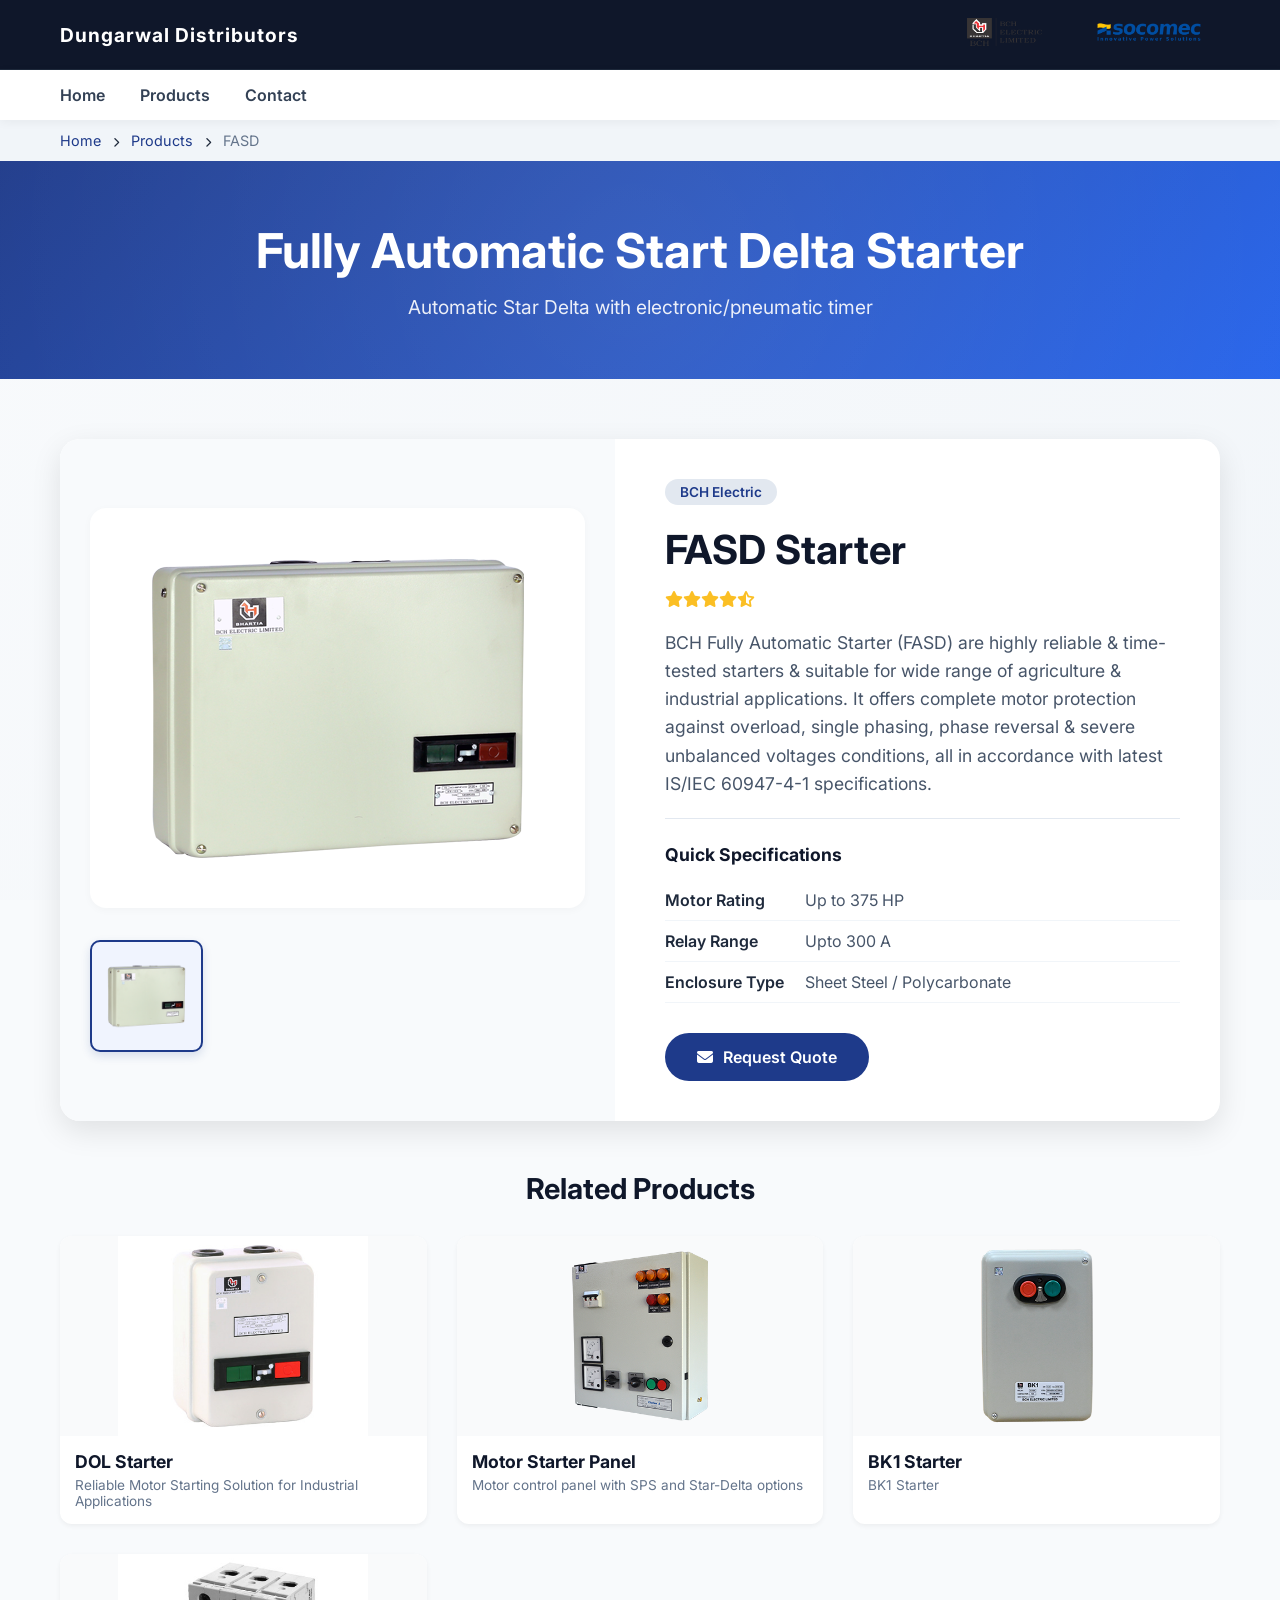
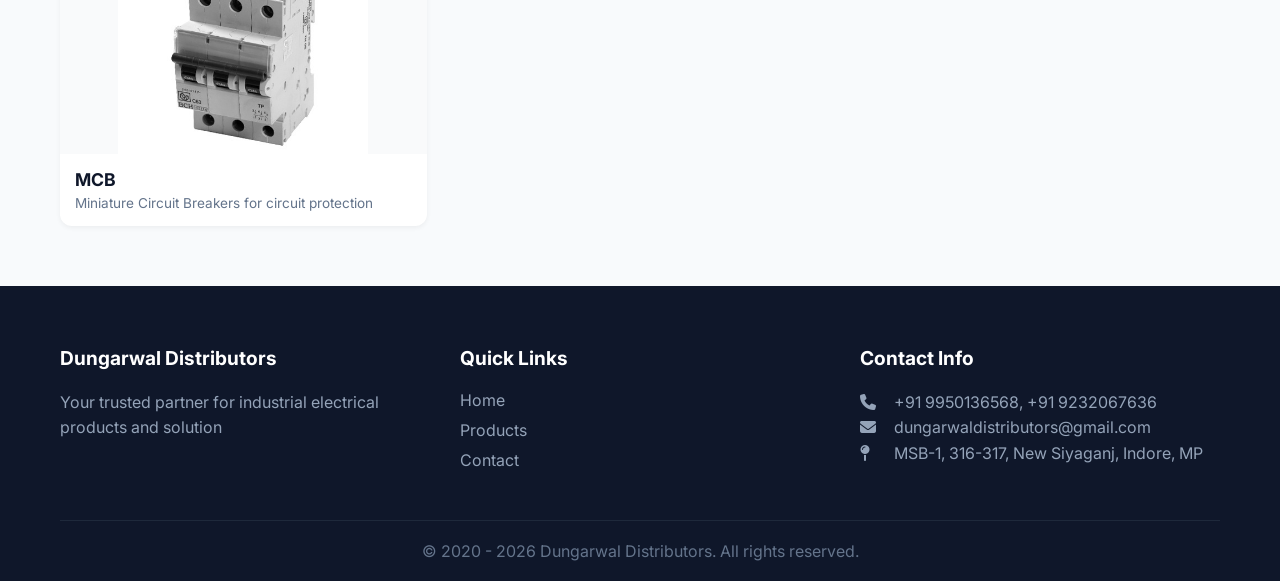
<file: fasd.html>
<!DOCTYPE html>
<html lang="en">
<head>
  <meta charset="UTF-8">
  <meta name="viewport" content="width=device-width, initial-scale=1.0, user-scalable=yes">
  <title>DOL Starter | Dungarwal Distributors</title>
  <link href="https://fonts.googleapis.com/css2?family=Inter:wght@300;400;500;600;700;800&display=swap" rel="stylesheet">
  <link rel="stylesheet" href="https://cdnjs.cloudflare.com/ajax/libs/font-awesome/6.4.0/css/all.min.css">
  <style>
    * {
      margin: 0;
      padding: 0;
      box-sizing: border-box;
    }

    body {
      font-family: 'Inter', sans-serif;
      background: #f8fafc;
      color: #1e293b;
      overflow-x: hidden;
      position: relative;
    }

    /* Animated Background Gradient */
    body::before {
      content: '';
      position: fixed;
      top: 0;
      left: 0;
      width: 100%;
      height: 100%;
      background: linear-gradient(125deg, 
        rgba(248, 250, 252, 0.95) 0%,
        rgba(241, 245, 249, 0.95) 50%,
        rgba(226, 232, 240, 0.95) 100%);
      z-index: -2;
      animation: gradientShift 15s ease infinite;
      background-size: 200% 200%;
    }

    @keyframes gradientShift {
      0% { background-position: 0% 50%; }
      50% { background-position: 100% 50%; }
      100% { background-position: 0% 50%; }
    }

    /* Floating Particles */
    .particles {
      position: fixed;
      top: 0;
      left: 0;
      width: 100%;
      height: 100%;
      z-index: -1;
      pointer-events: none;
      overflow: hidden;
    }

    .particle {
      position: absolute;
      background: rgba(30, 58, 138, 0.08);
      border-radius: 50%;
      animation: float linear infinite;
      pointer-events: none;
    }

    @keyframes float {
      0% {
        transform: translateY(100vh) rotate(0deg);
        opacity: 0;
      }
      10% {
        opacity: 0.5;
      }
      90% {
        opacity: 0.5;
      }
      100% {
        transform: translateY(-100vh) rotate(360deg);
        opacity: 0;
      }
    }

    .container {
      max-width: 1200px;
      margin: 0 auto;
      padding: 0 20px;
    }

    /* Top Bar */
    .top-bar {
      background: #0f172a;
      padding: 12px 0;
      border-bottom: 1px solid #1e293b;
    }

    .top-bar .container {
      display: flex;
      justify-content: space-between;
      align-items: center;
    }

    .company-name-btn {
      font-size: 1.2rem;
      font-weight: 700;
      color: #fff;
      letter-spacing: 1px;
      text-decoration: none;
      transition: all 0.3s ease;
      position: relative;
      cursor: pointer;
    }

    .company-name-btn:hover {
      color: #60a5fa;
      transform: translateY(-1px);
    }

    .company-name-btn::after {
      content: '';
      position: absolute;
      bottom: -3px;
      left: 0;
      width: 0;
      height: 2px;
      background: #60a5fa;
      transition: width 0.3s ease;
    }

    .company-name-btn:hover::after {
      width: 100%;
    }

    .brand-logos {
      display: flex;
      gap: 20px;
      align-items: center;
    }

    .brand-logo {
      height: 35px;
      width: auto;
      object-fit: contain;
      filter: brightness(0) invert(1);
      transition: transform 0.3s ease;
    }

    .brand-logo:hover {
      transform: scale(1.05);
    }

    /* Main Navigation */
    .main-nav {
      background: #fff;
      box-shadow: 0 2px 10px rgba(0, 0, 0, 0.05);
      position: sticky;
      top: 0;
      z-index: 1000;
    }

    .main-nav .container {
      display: flex;
      justify-content: space-between;
      align-items: center;
      padding: 15px 20px;
    }

    .nav-links {
      display: flex;
      gap: 35px;
    }

    .nav-links a {
      text-decoration: none;
      color: #334155;
      font-weight: 600;
      transition: color 0.3s ease;
      position: relative;
    }

    .nav-links a:hover,
    .nav-links a.active {
      color: #1e3a8a;
    }

    .nav-links a::after {
      content: '';
      position: absolute;
      bottom: -5px;
      left: 0;
      width: 0;
      height: 2px;
      background: #1e3a8a;
      transition: width 0.3s ease;
    }

    .nav-links a:hover::after,
    .nav-links a.active::after {
      width: 100%;
    }

    .nav-toggle {
      display: none;
      font-size: 24px;
      cursor: pointer;
      color: #1e3a8a;
    }

    /* Page Header */
    .page-header {
      background: linear-gradient(135deg, #1e3a8a 0%, #2563eb 100%);
      color: white;
      padding: 60px 0;
      text-align: center;
      position: relative;
      overflow: hidden;
    }

    .page-header::before {
      content: '';
      position: absolute;
      top: -50%;
      left: -50%;
      width: 200%;
      height: 200%;
      background: radial-gradient(circle, rgba(255,255,255,0.1) 0%, transparent 70%);
      animation: rotateLight 30s linear infinite;
    }

    @keyframes rotateLight {
      0% { transform: rotate(0deg); }
      100% { transform: rotate(360deg); }
    }

    .page-header h1 {
      font-size: 3rem;
      margin-bottom: 15px;
      position: relative;
      z-index: 1;
    }

    .page-header p {
      font-size: 1.2rem;
      opacity: 0.9;
      position: relative;
      z-index: 1;
    }

    /* Breadcrumb */
    .breadcrumb {
      background: #f1f5f9;
      padding: 12px 0;
      font-size: 0.9rem;
    }

    .breadcrumb a {
      color: #1e3a8a;
      text-decoration: none;
    }

    .breadcrumb a:hover {
      text-decoration: underline;
    }

    .breadcrumb span {
      color: #64748b;
    }

    /* Product Detail Section */
    .product-detail-section {
      padding: 60px 0;
    }

    .product-detail-grid {
      display: grid;
      grid-template-columns: 1fr 1fr;
      gap: 50px;
      background: white;
      border-radius: 20px;
      overflow: hidden;
      box-shadow: 0 10px 30px rgba(0, 0, 0, 0.1);
      margin-bottom: 50px;
    }

    /* Product Gallery - FIXED: image centering & complete display */
    .product-gallery {
      background: #f8fafc;
      padding: 30px;
      display: flex;
      flex-direction: column;
      align-items: center;
      justify-content: center;
    }

    .main-image-container {
      width: 100%;
      display: flex;
      justify-content: center;
      align-items: center;
      background: white;
      border-radius: 16px;
      margin-bottom: 24px;
      min-height: 400px;
      padding: 20px;
      box-shadow: 0 2px 8px rgba(0,0,0,0.03);
    }

    .main-image {
      max-width: 100%;
      max-height: 380px;
      width: auto;
      height: auto;
      object-fit: contain;
      display: block;
      margin: 0 auto;
      border-radius: 12px;
      transition: transform 0.2s ease;
    }

    .thumbnail-grid {
      display: grid;
      grid-template-columns: repeat(4, 1fr);
      gap: 15px;
      width: 100%;
      margin-top: 8px;
    }

    .thumbnail {
      width: 100%;
      aspect-ratio: 1 / 1;
      object-fit: contain;
      background: #ffffff;
      border-radius: 10px;
      cursor: pointer;
      transition: all 0.25s ease;
      border: 2px solid transparent;
      padding: 8px;
      box-shadow: 0 1px 3px rgba(0,0,0,0.05);
    }

    .thumbnail:hover {
      transform: translateY(-3px);
      box-shadow: 0 8px 18px rgba(0, 0, 0, 0.08);
      border-color: #cbd5e1;
    }

    .thumbnail.active {
      border-color: #1e3a8a;
      background: #f0f4fe;
      box-shadow: 0 4px 10px rgba(30,58,138,0.15);
    }

    /* Product Info */
    .product-info {
      padding: 40px 40px 40px 0;
    }

    .product-brand {
      display: inline-block;
      background: #e2e8f0;
      padding: 5px 15px;
      border-radius: 20px;
      font-size: 0.85rem;
      font-weight: 600;
      color: #1e3a8a;
      margin-bottom: 20px;
    }

    .product-info h1 {
      font-size: 2.5rem;
      color: #0f172a;
      margin-bottom: 15px;
    }

    .product-rating {
      display: flex;
      align-items: center;
      gap: 15px;
      margin-bottom: 20px;
    }

    .stars {
      color: #fbbf24;
      font-size: 1rem;
    }

    .review-count {
      color: #64748b;
      font-size: 0.9rem;
    }

    .product-short-desc {
      font-size: 1.1rem;
      color: #475569;
      line-height: 1.6;
      margin-bottom: 25px;
      padding-bottom: 20px;
      border-bottom: 1px solid #e2e8f0;
    }

    .product-specs {
      margin-bottom: 25px;
    }

    .product-specs h3 {
      font-size: 1.1rem;
      color: #0f172a;
      margin-bottom: 15px;
      font-weight: 700;
    }

    .spec-item {
      display: flex;
      padding: 10px 0;
      border-bottom: 1px solid #f1f5f9;
    }

    .spec-label {
      width: 140px;
      font-weight: 600;
      color: #1e293b;
    }

    .spec-value {
      flex: 1;
      color: #475569;
    }

    /* Buttons */
    .btn-primary {
      display: inline-flex;
      align-items: center;
      gap: 10px;
      padding: 14px 32px;
      background: #1e3a8a;
      color: white;
      text-decoration: none;
      border-radius: 50px;
      font-weight: 600;
      transition: all 0.3s ease;
      border: none;
      cursor: pointer;
      font-size: 1rem;
      position: relative;
      overflow: hidden;
    }

    .btn-primary::before {
      content: '';
      position: absolute;
      top: 50%;
      left: 50%;
      width: 0;
      height: 0;
      border-radius: 50%;
      background: rgba(255, 255, 255, 0.3);
      transform: translate(-50%, -50%);
      transition: width 0.6s, height 0.6s;
    }

    .btn-primary:hover::before {
      width: 300px;
      height: 300px;
    }

    .btn-primary:hover {
      background: #2563eb;
      transform: translateY(-2px);
      box-shadow: 0 5px 20px rgba(37, 99, 235, 0.3);
    }

    .btn-secondary {
      display: inline-flex;
      align-items: center;
      gap: 10px;
      padding: 14px 32px;
      background: transparent;
      color: #1e3a8a;
      text-decoration: none;
      border-radius: 50px;
      font-weight: 600;
      transition: all 0.3s ease;
      border: 2px solid #1e3a8a;
      cursor: pointer;
      font-size: 1rem;
    }

    .btn-secondary:hover {
      background: #1e3a8a;
      color: white;
      transform: translateY(-2px);
    }

    .button-group {
      display: flex;
      gap: 20px;
      flex-wrap: wrap;
      margin-top: 30px;
    }

    /* Related Products */
    .related-products {
      margin-top: 50px;
    }
    
    .related-products h2 {
      font-size: 1.8rem;
      color: #0f172a;
      margin-bottom: 30px;
      text-align: center;
    }
    
    .related-grid {
      display: grid;
      grid-template-columns: repeat(auto-fill, minmax(280px, 1fr));
      gap: 30px;
    }
    
    .related-card {
      background: white;
      border-radius: 12px;
      overflow: hidden;
      transition: all 0.3s ease;
      box-shadow: 0 2px 5px rgba(0, 0, 0, 0.05);
      text-decoration: none;
      display: block;
    }
    
    .related-card:hover {
      transform: translateY(-5px);
      box-shadow: 0 10px 25px rgba(0, 0, 0, 0.1);
    }
    
    .related-card:hover .related-image img {
      transform: scale(1.03);
    }
    
    .related-image {
      height: 200px;
      display: flex;
      align-items: center;
      justify-content: center;
      background: #f9fafb;
      overflow: hidden;
    }
    
    .related-image img {
      max-width: 100%;
      max-height: 100%;
      width: auto;
      height: auto;
      object-fit: contain;
      transition: transform 0.3s ease;
      display: block;
    }
    
    .related-card h3 {
      padding: 15px 15px 5px;
      font-size: 1.1rem;
      color: #0f172a;
    }
    
    .related-card p {
      padding: 0 15px 15px;
      font-size: 0.85rem;
      color: #64748b;
    }
    
    /* Footer */
    footer {
      background: #0f172a;
      color: white;
      padding: 60px 0 20px;
    }
    
    .footer-grid {
      display: grid;
      grid-template-columns: repeat(3, 1fr);
      gap: 40px;
      margin-bottom: 40px;
    }
    
    .footer-col h4 {
      font-size: 1.2rem;
      margin-bottom: 20px;
      color: white;
    }
    
    .footer-col p {
      color: #94a3b8;
      line-height: 1.6;
    }
    
    .footer-col a {
      display: block;
      color: #94a3b8;
      text-decoration: none;
      margin-bottom: 10px;
      transition: color 0.3s ease;
    }
    
    .footer-col a:hover {
      color: white;
    }
    
    .footer-col i {
      margin-right: 10px;
      width: 20px;
    }
    
    .footer-bottom {
      text-align: center;
      padding-top: 20px;
      border-top: 1px solid #1e293b;
      color: #64748b;
    }
    
    /* Responsive */
    @media (max-width: 992px) {
      .product-detail-grid {
        grid-template-columns: 1fr;
      }
      
      .product-info {
        padding: 0 40px 40px 40px;
      }
      
      .footer-grid {
        grid-template-columns: repeat(2, 1fr);
      }
    }
    
    @media (max-width: 768px) {
      .nav-links {
        display: none;
      }
      
      .nav-toggle {
        display: block;
      }
      
      .nav-links.active {
        display: flex;
        flex-direction: column;
        position: absolute;
        top: 70px;
        left: 0;
        right: 0;
        background: white;
        padding: 20px;
        box-shadow: 0 10px 20px rgba(0, 0, 0, 0.1);
        gap: 15px;
        text-align: center;
        z-index: 1001;
      }
      
      .top-bar .container {
        flex-direction: column;
        gap: 10px;
        text-align: center;
      }
      
      .brand-logos {
        justify-content: center;
      }
      
      .page-header h1 {
        font-size: 2rem;
      }
      
      .product-info h1 {
        font-size: 1.8rem;
      }
      
      .button-group {
        flex-direction: column;
      }
      
      .btn-primary, .btn-secondary {
        justify-content: center;
      }
      
      .main-image-container {
        min-height: 280px;
      }
      
      .main-image {
        max-height: 260px;
      }
      
      .thumbnail-grid {
        gap: 10px;
      }
      
      .footer-grid {
        grid-template-columns: 1fr;
        text-align: center;
      }
    }
  </style>
</head>
<body>

<div class="particles" id="particles"></div>

<!-- Top Header -->
<div class="top-bar">
  <div class="container">
    <a href="index.html" class="company-name-btn">Dungarwal Distributors</a>
    <div class="brand-logos">
      <a href="index.html" class="company-name-btn" style="padding: 6px 16px;">
        <img src="images/bch-logo.png" alt="BCH Electric" style="height: 28px;">
      </a>
      <a href="index.html" class="company-name-btn" style="padding: 6px 16px;">
        <img src="images/socomec-logo.png" alt="Socomec" style="height: 28px;">
      </a>
    </div>
  </div>
</div>

<!-- Main Navigation -->
<nav class="main-nav">
  <div class="container">
    <div class="nav-links">
      <a href="../index.html">Home</a>
      <a href="../products.html">Products</a>
      <a href="../contact.html">Contact</a>
    </div>
    <div class="nav-toggle">
      <i class="fas fa-bars"></i>
    </div>
  </div>
</nav>

<!-- Breadcrumb -->
<div class="breadcrumb">
  <div class="container">
    <a href="../index.html">Home</a> <i class="fas fa-chevron-right" style="font-size: 10px; margin: 0 8px;"></i>
    <a href="../products.html">Products</a> <i class="fas fa-chevron-right" style="font-size: 10px; margin: 0 8px;"></i>
    <span>FASD</span>
  </div>
</div>

<!-- Page Header -->
<section class="page-header">
  <div class="container">
    <h1>Fully Automatic Start Delta Starter </h1>
    <p>Automatic Star Delta with electronic/pneumatic timer</p>
  </div>
</section>

<!-- Product Detail Section -->
<section class="product-detail-section">
  <div class="container">
    
    <div class="product-detail-grid">
      <div class="product-gallery">
        <div class="main-image-container">
          <img id="mainImage" src="../images/fasd.png" alt="fasd" class="main-image">
        </div>
        <div class="thumbnail-grid" id="thumbnailGrid">
          <img src="../images/fasd.png" alt="fasd" class="thumbnail active" data-img="../images/fasd.png">
          <!-- <img src="../images/dol-2.png" alt="DOL Starter Side" class="thumbnail" data-img="../images/dol-2.png"> -->
          <!-- Additional placeholders are commented, but we keep the second dynamic thumbnail functionality -->
        </div>
      </div>
      
      <div class="product-info">
        <span class="product-brand">BCH Electric</span>
        <h1>FASD Starter</h1>
        <div class="product-rating">
          <div class="stars"><i class="fas fa-star"></i><i class="fas fa-star"></i><i class="fas fa-star"></i><i class="fas fa-star"></i><i class="fas fa-star-half-alt"></i></div>
          <!-- <span class="review-count">(128+ customer reviews)</span> -->
        </div>
        <div class="product-short-desc">
BCH Fully Automatic Starter (FASD) are highly reliable & time-tested starters & suitable for wide range of agriculture & industrial applications. It offers complete motor protection against overload, single phasing, phase reversal & severe unbalanced voltages conditions, all in accordance with latest IS/IEC 60947-4-1 specifications.        </div>
        
        <div class="product-specs">
          <h3>Quick Specifications</h3>
          <div class="spec-item"><div class="spec-label">Motor Rating</div><div class="spec-value">Up to 375 HP</div></div>
          <div class="spec-item"><div class="spec-label">Relay Range</div><div class="spec-value">Upto 300 A</div></div>
          <!-- <div class="spec-item"><div class="spec-label">Voltage</div><div class="spec-value">Upto 415V AC, 50/60 Hz</div></div> -->
          <div class="spec-item"><div class="spec-label">Enclosure Type</div><div class="spec-value">Sheet Steel / Polycarbonate</div></div>
        </div>
        
        <div class="button-group">
          <a href="../contact.html" class="btn-primary"><i class="fas fa-envelope"></i> Request Quote</a>
        </div>
      </div>
    </div>
    
    <!-- Related Products (preserved as per original design) -->
    <div class="related-products">
      <h2>Related Products</h2>
      <div class="related-grid">
        <a href="dol-starter.html" class="related-card"><div class="related-image"><img src="../images/dol.jpg" alt="DOL Starter"></div><h3>DOL Starter</h3><p>Reliable Motor Starting Solution for Industrial Applications</p></a>
        <a href="motor-starter-panel.html" class="related-card"><div class="related-image"><img src="../images/three-phase-starter-panel.png" alt="Motor Starter Panel"></div><h3>Motor Starter Panel</h3><p>Motor control panel with SPS and Star-Delta options</p></a>
        <a href="bk1-starter.html" class="related-card"><div class="related-image"><img src="../images/bk1.png" alt="Three Phase Starter Panel"></div><h3>BK1 Starter</h3><p>BK1 Starter</p></a>
        <a href="mcb.html" class="related-card"><div class="related-image"><img src="../images/mcb.jpg" alt="MCCB"></div><h3>MCB</h3><p>Miniature Circuit Breakers for circuit protection</p></a>
      </div>
    </div>
  </div>
</section>

<footer>
  <div class="container" id="footer-container">
    <!-- Footer loads dynamically -->
  </div>
</footer>

<script>
  // Fetch footer html if needed (original behavior)
  fetch('footer.html')
    .then(response => response.text())
    .then(data => {
      const footerDiv = document.getElementById('footer-container');
      if(footerDiv) footerDiv.innerHTML = data;
    })
    .catch(() => {
      // fallback footer content if file not present
      const footerDiv = document.getElementById('footer-container');
      if(footerDiv) {
        footerDiv.innerHTML = `<div class="footer-grid"><div class="footer-col"><h4>Dungarwal Distributors</h4><p>Your trusted partner for industrial electrical solutions since 1985.</p></div><div class="footer-col"><h4>Quick Links</h4><a href="../index.html">Home</a><a href="../products.html">Products</a><a href="../contact.html">Contact</a></div><div class="footer-col"><h4>Contact Info</h4><p><i class="fas fa-map-marker-alt"></i> Jaipur, Rajasthan, India</p><p><i class="fas fa-phone-alt"></i> +91-141-XXX-XXXX</p><p><i class="fas fa-envelope"></i> sales@dungarwaldistributors.com</p></div></div><div class="footer-bottom"><p>&copy; 2025 Dungarwal Distributors. All rights reserved.</p></div>`;
      }
    });
  
  // --- Image Gallery Logic: works for any number of thumbnails (active image + larger display, centered & complete) ---
  const mainImageEl = document.getElementById('mainImage');
  const thumbnails = document.querySelectorAll('.thumbnail');
  
  function setActiveImage(imgSrc, activeThumbElement) {
    if (!mainImageEl) return;
    // Update main image with new source, ensuring it stays perfectly centered & full visible
    mainImageEl.src = imgSrc;
    mainImageEl.alt = "DOL Starter view";
    // Remove active class from all thumbnails
    thumbnails.forEach(thumb => thumb.classList.remove('active'));
    if (activeThumbElement) {
      activeThumbElement.classList.add('active');
    } else {
      // find thumbnail that matches current src and set active
      const matchingThumb = Array.from(thumbnails).find(thumb => thumb.getAttribute('data-img') === imgSrc || thumb.src === imgSrc);
      if(matchingThumb) matchingThumb.classList.add('active');
    }
    // Save state for persistence
    try {
      sessionStorage.setItem('dol_current_image', imgSrc);
      const activeIdx = Array.from(thumbnails).findIndex(t => t.classList.contains('active'));
      sessionStorage.setItem('dol_active_thumb_index', activeIdx);
    } catch(e) {}
  }
  
  // Attach click events to thumbnails (if any)
  thumbnails.forEach(thumb => {
    // Determine image source: priority to data-img attribute or fallback src
    thumb.addEventListener('click', (e) => {
      e.stopPropagation();
      let imgUrl = thumb.getAttribute('data-img');
      if (!imgUrl) imgUrl = thumb.src;
      if (imgUrl) {
        setActiveImage(imgUrl, thumb);
      }
    });
  });
  
  // Also handle any missing second image case: Ensure both defined images work perfectly
  // Check if second thumbnail has correct image extension: original had .png for second image, ensure it's consistent.
  const secondThumb = document.querySelector('.thumbnail[data-img="../images/dol-2.png"]');
  if (secondThumb && (!secondThumb.src || secondThumb.src.includes('dol-2.png'))) {
    // already fine
  }
  
  // Ensure default state: if main image src is not showing properly, set first active
  if (mainImageEl && thumbnails.length > 0) {
    const activeExists = document.querySelector('.thumbnail.active');
    if (!activeExists) {
      const firstThumb = thumbnails[0];
      const firstImg = firstThumb.getAttribute('data-img') || firstThumb.src;
      setActiveImage(firstImg, firstThumb);
    } else {
      // sync main image with active thumbnail's img
      const activeThumb = document.querySelector('.thumbnail.active');
      if(activeThumb) {
        const activeImgSrc = activeThumb.getAttribute('data-img') || activeThumb.src;
        if(mainImageEl.src !== activeImgSrc) {
          mainImageEl.src = activeImgSrc;
        }
      }
    }
  }
  
  // Restore saved state from sessionStorage (scroll, image, etc) but keep gallery consistent
  window.addEventListener('load', () => {
    // Restore scroll
    const savedScroll = sessionStorage.getItem('dol_scroll_position');
    if (savedScroll) {
      setTimeout(() => {
        window.scrollTo(0, parseInt(savedScroll));
      }, 50);
    }
    
    // Restore gallery: use saved image and thumbnail index
    const savedImage = sessionStorage.getItem('dol_current_image');
    const savedThumbIdx = sessionStorage.getItem('dol_active_thumb_index');
    if (savedImage && thumbnails.length) {
      let targetThumb = null;
      if (savedThumbIdx !== null && thumbnails[parseInt(savedThumbIdx)]) {
        targetThumb = thumbnails[parseInt(savedThumbIdx)];
      } else {
        // find thumbnail matching savedImage
        targetThumb = Array.from(thumbnails).find(t => (t.getAttribute('data-img') === savedImage) || t.src === savedImage);
      }
      if (targetThumb) {
        const finalImg = targetThumb.getAttribute('data-img') || targetThumb.src;
        setActiveImage(finalImg, targetThumb);
      } else if (savedImage && mainImageEl) {
        // if no matching thumbnail but image exists, just set main image without breaking active
        mainImageEl.src = savedImage;
        // still try to mark closest thumbnail as active
        const anyThumb = Array.from(thumbnails).find(t => (t.getAttribute('data-img') === savedImage) || t.src === savedImage);
        if(anyThumb) anyThumb.classList.add('active');
      }
    } else {
      // ensure at least default active
      if(!document.querySelector('.thumbnail.active') && thumbnails[0]) {
        const defaultImg = thumbnails[0].getAttribute('data-img') || thumbnails[0].src;
        setActiveImage(defaultImg, thumbnails[0]);
      }
    }
    
    // Additional safety: Ensure main image aspect ratio and complete centering within container
    if (mainImageEl) {
      mainImageEl.style.maxWidth = '100%';
      mainImageEl.style.maxHeight = '380px';
      mainImageEl.style.objectFit = 'contain';
    }
    
    // Make sure related product images are also centered and fully visible (style already handles)
  });
  
  // Save scroll on beforeunload
  window.addEventListener('beforeunload', () => {
    sessionStorage.setItem('dol_scroll_position', window.scrollY);
    const activeThumb = document.querySelector('.thumbnail.active');
    if (activeThumb) {
      const activeIdx = Array.from(thumbnails).indexOf(activeThumb);
      sessionStorage.setItem('dol_active_thumb_index', activeIdx);
      const currentImgSrc = mainImageEl ? mainImageEl.src : '';
      if(currentImgSrc) sessionStorage.setItem('dol_current_image', currentImgSrc);
    } else if (mainImageEl && mainImageEl.src) {
      sessionStorage.setItem('dol_current_image', mainImageEl.src);
    }
  });
  
  // Mobile navigation toggle (unchanged fix)
  const navToggle = document.querySelector('.nav-toggle');
  if (navToggle) {
    navToggle.addEventListener('click', function() {
      document.querySelector('.nav-links').classList.toggle('active');
    });
  }
  
  // Create floating particles
  function createParticles() {
    const particlesContainer = document.getElementById('particles');
    if (!particlesContainer) return;
    for (let i = 0; i < 45; i++) {
      const particle = document.createElement('div');
      particle.classList.add('particle');
      const size = Math.random() * 8 + 2;
      particle.style.width = `${size}px`;
      particle.style.height = `${size}px`;
      particle.style.left = `${Math.random() * 100}%`;
      particle.style.animationDuration = `${Math.random() * 15 + 8}s`;
      particle.style.animationDelay = `${Math.random() * 5}s`;
      particlesContainer.appendChild(particle);
    }
  }
  createParticles();

  // Ensure any dynamically added interactions for thumbnails if new ones appear (no changes)
  // Also fix missing second thumbnail: if any broken images we keep graceful
  const allThumbs = document.querySelectorAll('.thumbnail');
  allThumbs.forEach(thumb => {
    if (!thumb.hasAttribute('data-img') && thumb.src) {
      thumb.setAttribute('data-img', thumb.src);
    }
  });
</script>
</body>
</html>
</file>
<file: style.css>
* {
  margin: 0;
  padding: 0;
  box-sizing: border-box;
}

body {
  font-family: 'Inter', sans-serif;
  background: #f8fafc;
  color: #1e293b;
  overflow-x: hidden;
  position: relative;
}

/* Animated Background Gradient */
body::before {
  content: '';
  position: fixed;
  top: 0;
  left: 0;
  width: 100%;
  height: 100%;
  background: linear-gradient(125deg, 
    rgba(248, 250, 252, 0.95) 0%,
    rgba(241, 245, 249, 0.95) 50%,
    rgba(226, 232, 240, 0.95) 100%);
  z-index: -2;
  animation: gradientShift 15s ease infinite;
  background-size: 200% 200%;
}

@keyframes gradientShift {
  0% { background-position: 0% 50%; }
  50% { background-position: 100% 50%; }
  100% { background-position: 0% 50%; }
}

/* Floating Particles */
.particles {
  position: fixed;
  top: 0;
  left: 0;
  width: 100%;
  height: 100%;
  z-index: -1;
  pointer-events: none;
  overflow: hidden;
}

.particle {
  position: absolute;
  background: rgba(30, 58, 138, 0.08);
  border-radius: 50%;
  animation: float linear infinite;
  pointer-events: none;
}

@keyframes float {
  0% {
    transform: translateY(100vh) rotate(0deg);
    opacity: 0;
  }
  10% {
    opacity: 0.5;
  }
  90% {
    opacity: 0.5;
  }
  100% {
    transform: translateY(-100vh) rotate(360deg);
    opacity: 0;
  }
}

/* Background Image */
.grid-pattern {
  position: fixed;
  top: 0;
  left: 0;
  width: 100%;
  height: 100%;
  background-image: url("images/background1.png");
  background-size: cover;
  background-position: center;
  background-repeat: no-repeat;
  z-index: -1;
  pointer-events: none;
}

/* Hero Section with Moving Light Effect */
.hero {
  background: linear-gradient(135deg, #0f172a 0%, #1e293b 100%);
  color: white;
  padding: 100px 0;
  position: relative;
  overflow: hidden;
}

.hero::before {
  content: '';
  position: absolute;
  top: -50%;
  left: -50%;
  width: 200%;
  height: 200%;
  background: radial-gradient(circle, rgba(37, 99, 235, 0.1) 0%, transparent 70%);
  animation: rotateLight 30s linear infinite;
  z-index: 0;
}

@keyframes rotateLight {
  0% {
    transform: rotate(0deg);
  }
  100% {
    transform: rotate(360deg);
  }
}

.hero::after {
  content: '';
  position: absolute;
  top: 0;
  left: 0;
  right: 0;
  bottom: 0;
  background: url('data:image/svg+xml,<svg xmlns="http://www.w3.org/2000/svg" viewBox="0 0 100 100"><circle cx="50" cy="50" r="40" fill="none" stroke="rgba(255,255,255,0.03)" stroke-width="2"/></svg>') repeat;
  opacity: 0.5;
  animation: pulse 4s ease-in-out infinite;
}

@keyframes pulse {
  0%, 100% {
    opacity: 0.3;
  }
  50% {
    opacity: 0.6;
  }
}

.hero-content {
  position: relative;
  z-index: 2;
}

/* Glowing Effect on Cards */
.product-card {
  background: rgb(235, 227, 227);
  border-radius: 12px;
  overflow: hidden;
  transition: all 0.3s ease;
  box-shadow: 0 2px 5px rgba(0, 0, 0, 0.05);
  position: relative;

  display: flex;
  flex-direction: column;
  align-items: center;
  text-align: center;
}

.product-image {
  width: 100%;
  display: flex;
  justify-content: center;
  align-items: center;
  padding: 20px;
  background: #fff; /* Optional: white background for image area */
}

.product-image img {
  max-width: 100%;
  height: auto;
  object-fit: contain;
  display: block;
}

/* Optional: Set a consistent height for all images */
.product-image {
  height: 200px; /* Adjust as needed */
}

.product-image img {
  max-height: 100%;
  width: auto;
}

.product-card::before {
  content: '';
  position: absolute;
  top: 0;
  left: 0;
  right: 0;
  height: 3px;
  background: linear-gradient(90deg, #1e3a8a, #60a5fa, #1e3a8a);
  transform: translateX(-100%);
  transition: transform 0.5s ease;
}

.product-card:hover::before {
  transform: translateX(0);
}

.product-card:hover {
  transform: translateY(-5px);
  box-shadow: 0 10px 25px rgba(0, 0, 0, 0.1);
}

/* Subtle Glow on Buttons */
.btn-primary {
  position: relative;
  overflow: hidden;
}

.btn-primary::before {
  content: '';
  position: absolute;
  top: 50%;
  left: 50%;
  width: 0;
  height: 0;
  border-radius: 50%;
  background: rgba(255, 255, 255, 0.3);
  transform: translate(-50%, -50%);
  transition: width 0.6s, height 0.6s;
}

.btn-primary:hover::before {
  width: 300px;
  height: 300px;
}

/* Animated Border for Brand Cards */
.brand-card {
  background: white;
  padding: 40px;
  border-radius: 20px;
  text-align: center;
  transition: all 0.3s ease;
  box-shadow: 0 5px 15px rgba(0, 0, 0, 0.05);
  position: relative;
  overflow: hidden;
}

.brand-card::after {
  content: '';
  position: absolute;
  bottom: 0;
  left: 0;
  right: 0;
  height: 3px;
  background: linear-gradient(90deg, #1e3a8a, #60a5fa, #1e3a8a);
  transform: scaleX(0);
  transition: transform 0.5s ease;
}

.brand-card:hover::after {
  transform: scaleX(1);
}

/* Smooth Scroll Animation */
html {
  scroll-behavior: smooth;
}

/* Floating Animation for Stats */
.stat {
  animation: floatStat 3s ease-in-out infinite;
}

.stat:nth-child(1) { animation-delay: 0s; }
.stat:nth-child(2) { animation-delay: 0.2s; }
.stat:nth-child(3) { animation-delay: 0.4s; }

@keyframes floatStat {
  0%, 100% {
    transform: translateY(0px);
  }
  50% {
    transform: translateY(-5px);
  }
}

/* Glassmorphism Effect on Section */
section {
  backdrop-filter: blur(0px);
  transition: backdrop-filter 0.3s ease;
}

section:hover {
  backdrop-filter: blur(0px);
}

/* Animated Gradient Text for Headings */
.about-content h2,
.brands h2,
.page-header h1,
.contact-info h2,
.contact-form h2 {
  background: linear-gradient(135deg, #0f172a 0%, #1e3a8a 100%);
  background-clip: text;
  -webkit-background-clip: text;
  -webkit-text-fill-color: transparent;
  background-size: 200% 200%;
  animation: gradientText 5s ease infinite;
}

@keyframes gradientText {
  0% {
    background-position: 0% 50%;
  }
  50% {
    background-position: 100% 50%;
  }
  100% {
    background-position: 0% 50%;
  }
}

/* Subtle Shimmer Effect on Navigation */
.nav-links a {
  position: relative;
}

.nav-links a::before {
  content: '';
  position: absolute;
  top: 0;
  left: -100%;
  width: 100%;
  height: 100%;
  background: linear-gradient(90deg, transparent, rgba(255, 255, 255, 0.2), transparent);
  transition: left 0.5s ease;
}

.nav-links a:hover::before {
  left: 100%;
}

.container {
  max-width: 1200px;
  margin: 0 auto;
  padding: 0 20px;
}

/* Top Bar */
.top-bar {
  background: #0f172a;
  padding: 12px 0;
  border-bottom: 1px solid #1e293b;
}

.top-bar .container {
  display: flex;
  justify-content: space-between;
  align-items: center;
}

.company-name {
  font-size: 1.2rem;
  font-weight: 700;
  color: #fff;
  letter-spacing: 1px;
}

.brand-logos {
  display: flex;
  gap: 20px;
  align-items: center;
}

.brand-logo {
  height: 35px;
  width: auto;
  object-fit: contain;
  filter: brightness(0) invert(1);
  transition: transform 0.3s ease;
}

.brand-logo:hover {
  transform: scale(1.05);
}

/* Main Navigation */
.main-nav {
  background: #fff;
  box-shadow: 0 2px 10px rgba(0, 0, 0, 0.05);
  position: sticky;
  top: 0;
  z-index: 1000;
}

.main-nav .container {
  display: flex;
  justify-content: space-between;
  align-items: center;
  padding: 15px 20px;
}

.nav-logo .logo-img {
  height: 50px;
  width: auto;
  object-fit: contain;
  transition: transform 0.3s ease;
}

.nav-logo:hover .logo-img {
  transform: scale(1.05);
}

.nav-links {
  display: flex;
  gap: 35px;
}

.nav-links a {
  text-decoration: none;
  color: #334155;
  font-weight: 600;
  transition: color 0.3s ease;
  position: relative;
}

.nav-links a:hover,
.nav-links a.active {
  color: #1e3a8a;
}

.nav-links a::after {
  content: '';
  position: absolute;
  bottom: -5px;
  left: 0;
  width: 0;
  height: 2px;
  background: #1e3a8a;
  transition: width 0.3s ease;
}

.nav-links a:hover::after,
.nav-links a.active::after {
  width: 100%;
}

.nav-toggle {
  display: none;
  font-size: 24px;
  cursor: pointer;
  color: #1e3a8a;
}

/* Buttons */
.btn-primary {
  display: inline-flex;
  align-items: center;
  gap: 10px;
  padding: 14px 32px;
  background: #1e3a8a;
  color: white;
  text-decoration: none;
  border-radius: 50px;
  font-weight: 600;
  transition: all 0.3s ease;
  border: none;
  cursor: pointer;
  font-size: 1rem;
}

.btn-primary:hover {
  background: #2563eb;
  transform: translateY(-2px);
  box-shadow: 0 5px 20px rgba(37, 99, 235, 0.3);
}

/* About Section */
.about {
  padding: 80px 0;
  background: white;
}

.about-grid {
  display: grid;
  grid-template-columns: 1fr 1fr;
  gap: 50px;
  align-items: center;
}

.about-content h2 {
  font-size: 2.5rem;
  margin-bottom: 20px;
  color: #0f172a;
}

.about-content p {
  font-size: 1.1rem;
  line-height: 1.6;
  color: #475569;
  margin-bottom: 30px;
}

.stats {
  display: grid;
  grid-template-columns: repeat(3, 1fr);
  gap: 20px;
  margin-top: 30px;
}

.stat h3 {
  font-size: 2rem;
  color: #1e3a8a;
  margin-bottom: 5px;
}

.stat p {
  font-size: 0.9rem;
  color: #64748b;
  margin: 0;
}

.about-image img {
  width: 100%;
  border-radius: 20px;
  box-shadow: 0 20px 40px rgba(0, 0, 0, 0.1);
}

/* Brands Section */
.brands {
  padding: 80px 0;
  background: #f1f5f9;
}

.brands h2 {
  text-align: center;
  font-size: 2.5rem;
  margin-bottom: 50px;
  color: #0f172a;
}

.brands-grid {
  display: grid;
  grid-template-columns: repeat(2, 1fr);
  gap: 30px;
  max-width: 800px;
  margin: 0 auto;
}

.brand-card {
  background: white;
  padding: 40px;
  border-radius: 20px;
  text-align: center;
  transition: all 0.3s ease;
  box-shadow: 0 5px 15px rgba(0, 0, 0, 0.05);
}

.brand-card:hover {
  transform: translateY(-10px);
  box-shadow: 0 20px 40px rgba(0, 0, 0, 0.1);
}

.brand-card img {
  height: 80px;
  width: auto;
  object-fit: contain;
  margin-bottom: 20px;
}

.brand-card h3 {
  font-size: 1.5rem;
  margin-bottom: 10px;
  color: #0f172a;
}

.brand-card p {
  color: #64748b;
}

/* Page Header */
.page-header {
  background: linear-gradient(135deg, #1e3a8a 0%, #2563eb 100%);
  color: white;
  padding: 60px 0;
  text-align: center;
}

.page-header h1 {
  font-size: 3rem;
  margin-bottom: 15px;
}

.page-header p {
  font-size: 1.2rem;
  opacity: 0.9;
}

/* Products Section */
.products-section {
  padding: 60px 0;
}

.product-category {
  margin-bottom: 30px;
  border: 1px solid #e2e8f0;
  border-radius: 12px;
  overflow: hidden;
  background: white;
}

.category-toggle {
  width: 100%;
  padding: 20px;
  background: white;
  border: none;
  text-align: left;
  font-size: 1.3rem;
  font-weight: 700;
  color: #0f172a;
  cursor: pointer;
  display: flex;
  justify-content: space-between;
  align-items: center;
  transition: background 0.3s ease;
}

.category-toggle:hover {
  background: #f8fafc;
}

.category-toggle i {
  transition: transform 0.3s ease;
}

.product-category.active .category-toggle i {
  transform: rotate(180deg);
}

.category-content {
  display: none;
  padding: 20px;
  background: #f8fafc;
  border-top: 1px solid #e2e8f0;
}

.product-category.active .category-content {
  display: block;
}

/* FIXED: Nested Subcategory Styles - Independent toggling */
.subcategory {
  margin-bottom: 20px;
  border: 1px solid #e2e8f0;
  border-radius: 10px;
  background: white;
}

/* Nested subcategory indentation */
.subcategory .subcategory {
  margin-left: 20px;
  margin-top: 15px;
}

.subcategory-toggle {
  width: 100%;
  padding: 15px;
  background: white;
  border: none;
  text-align: left;
  font-size: 1.1rem;
  font-weight: 600;
  color: #1e3a8a;
  cursor: pointer;
  display: flex;
  justify-content: space-between;
  align-items: center;
  border-radius: 10px;
  transition: background 0.3s ease;
}

.subcategory-toggle:hover {
  background: #f1f5f9;
}

.subcategory-toggle i {
  transition: transform 0.3s ease;
}

.subcategory.active > .subcategory-toggle i {
  transform: rotate(90deg);
}

.subcategory-content {
  display: none;
  padding: 15px;
  border-top: 1px solid #e2e8f0;
}

.subcategory.active > .subcategory-content {
  display: block;
}

/* Ensure nested content doesn't get extra padding */
.subcategory .subcategory .subcategory-content {
  padding: 12px;
}

.products-grid {
  display: grid;
  grid-template-columns: repeat(auto-fill, minmax(250px, 1fr));
  gap: 20px;
}

.product-card {
  background: white;
  border-radius: 12px;
  overflow: hidden;
  transition: all 0.3s ease;
  box-shadow: 0 2px 5px rgba(0, 0, 0, 0.05);
}

.product-card:hover {
  transform: translateY(-5px);
  box-shadow: 0 10px 25px rgba(0, 0, 0, 0.1);
}

.product-image {
  height: 180px;
  width: 225px;
  overflow: hidden;
}

.product-image img {
  width: 100%;
  height: 100%;
  object-fit: contain;
  transition: transform 0.3s ease;
}

.product-card:hover .product-image img {
  transform: scale(1.05);
}

.product-card h3 {
  padding: 15px 15px 5px;
  font-size: 1rem;
  color: #0f172a;
}

.product-card p {
  padding: 0 15px 15px;
  font-size: 0.85rem;
  color: #64748b;
}

/* Contact Section */
.contact-section {
  padding: 60px 0;
  background: white;
}

.contact-grid {
  display: grid;
  grid-template-columns: 1fr 1fr;
  gap: 50px;
}

.contact-info h2,
.contact-form h2 {
  font-size: 2rem;
  margin-bottom: 20px;
  color: #0f172a;
}

.contact-info > p {
  color: #475569;
  margin-bottom: 30px;
}

.info-item {
  display: flex;
  gap: 20px;
  margin-bottom: 25px;
}

.info-item i {
  font-size: 1.5rem;
  color: #1e3a8a;
  margin-top: 5px;
}

.info-item h4 {
  font-size: 1.1rem;
  margin-bottom: 5px;
  color: #0f172a;
}

.info-item p {
  color: #475569;
  line-height: 1.5;
}

.contact-form .form-group {
  margin-bottom: 20px;
}

.contact-form input,
.contact-form textarea {
  width: 100%;
  padding: 14px;
  border: 1px solid #e2e8f0;
  border-radius: 10px;
  font-family: inherit;
  font-size: 1rem;
  transition: all 0.3s ease;
}

.contact-form input:focus,
.contact-form textarea:focus {
  outline: none;
  border-color: #1e3a8a;
  box-shadow: 0 0 0 3px rgba(30, 58, 138, 0.1);
}

.contact-form textarea {
  min-height: 120px;
  resize: vertical;
}

/* Footer */
footer {
  background: #0f172a;
  color: white;
  padding: 60px 0 20px;
}

.footer-grid {
  display: grid;
  grid-template-columns: repeat(3, 1fr);
  gap: 40px;
  margin-bottom: 40px;
}

.footer-col h4 {
  font-size: 1.2rem;
  margin-bottom: 20px;
  color: white;
}

.footer-col p {
  color: #94a3b8;
  line-height: 1.6;
}

.footer-col a {
  display: block;
  color: #94a3b8;
  text-decoration: none;
  margin-bottom: 10px;
  transition: color 0.3s ease;
}

.footer-col a:hover {
  color: white;
}

.footer-col i {
  margin-right: 10px;
  width: 20px;
}

.footer-bottom {
  text-align: center;
  padding-top: 20px;
  border-top: 1px solid #1e293b;
  color: #64748b;
}

/* Animations */
@keyframes fadeUp {
  from {
    opacity: 0;
    transform: translateY(30px);
  }
  to {
    opacity: 1;
    transform: translateY(0);
  }
}

.fade-up {
  animation: fadeUp 0.8s ease forwards;
}

.delay-1 {
  animation-delay: 0.2s;
  opacity: 0;
  animation-fill-mode: forwards;
}

.delay-2 {
  animation-delay: 0.4s;
  opacity: 0;
  animation-fill-mode: forwards;
}

/* Company Name as Button */
.company-name-btn {
  font-size: 1.2rem;
  font-weight: 700;
  color: #fff;
  letter-spacing: 1px;
  text-decoration: none;
  transition: all 0.3s ease;
  position: relative;
  cursor: pointer;
}

.company-name-btn:hover {
  color: #60a5fa;
  transform: translateY(-1px);
}

.company-name-btn::after {
  content: '';
  position: absolute;
  bottom: -3px;
  left: 0;
  width: 0;
  height: 2px;
  background: #60a5fa;
  transition: width 0.3s ease;
}

.company-name-btn:hover::after {
  width: 100%;
}

/* Clickable Brand Cards */
.brand-card.clickable {
  text-decoration: none;
  cursor: pointer;
  display: block;
  transition: all 0.3s ease;
}

.brand-card.clickable:hover {
  transform: translateY(-10px);
  box-shadow: 0 20px 40px rgba(0, 0, 0, 0.15);
}

.brand-btn {
  display: inline-block;
  margin-top: 15px;
  padding: 8px 20px;
  background: #1e3a8a;
  color: white;
  border-radius: 25px;
  font-size: 0.9rem;
  font-weight: 600;
  transition: all 0.3s ease;
}

.brand-card.clickable:hover .brand-btn {
  background: #2563eb;
  transform: translateX(5px);
}

.brand-btn i {
  margin-left: 5px;
  transition: transform 0.3s ease;
}

.brand-card.clickable:hover .brand-btn i {
  transform: translateX(3px);
}

/* ========== SLIDESHOW STYLES ========== */
.hero {
  position: relative;
  padding: 0;
  min-height: 400px;
  max-width: 98%;
  left: 15px;          
  margin: 20px 0 20px 0;    
  display: flex;
  align-items: center;
  overflow: hidden;
  border-radius: 20px;
  box-shadow: 0 10px 30px rgba(0, 0, 0, 0);
  background-image: url("images/background.jpg");
  background-size: cover;
  background-position: center;
  background-repeat: no-repeat;
}

.slideshow-container {
  position: absolute;
  top: 0;
  left: 0;
  width: 100%;
  height: 100%;
}

.slideshow {
  position: relative;
  width: 100%;
  height: 100%;
}

.slide {
  position: absolute;
  top: 0;
  left: 0;
  width: 100%;
  height: 100%;
  transform: translateX(100%);
  transition: transform 1.1s cubic-bezier(0.25, 0.46, 0.45, 0.94);  /* smoother */
  z-index: 0;
  border-radius: 20px;
  overflow: hidden;
}

.slide.active {
  transform: translateX(0);
  z-index: 1;
}

.slide-bg {
  position: absolute;
  top: 20px;
  left: 100px;
  width: 35%;
  height: 90%;
  background-size: contain;
  background-position: center;
  background-repeat: no-repeat;
  transform: scale(1);
  transition: transform 8s ease;
  background-color: #0f172a;
  border-radius: 15px;
}

.slide-bg {
  border-radius: 20px;
}

.slide.active .slide-bg {
  transform: scale(1.05);
}

.slide-overlay {
  display: none;
}

.hero-content {
  position: relative;
  z-index: 2;
  max-width: 700px;
  margin: 0 auto;
  text-align: center;
  padding: 80px 20px;
  color: white;
  text-shadow: 2px 2px 4px rgba(0, 0, 0, 0.5);
}

/* Slideshow Navigation Buttons */
.slide-prev,
.slide-next {
  position: absolute;
  top: 50%;
  transform: translateY(-50%);
  background: rgba(255, 255, 255, 0.2);
  border: none;
  width: 50px;
  height: 50px;
  border-radius: 50%;
  cursor: pointer;
  z-index: 10;
  color: white;
  font-size: 20px;
  transition: all 0.3s ease;
  backdrop-filter: blur(5px);
}

.slide-prev:hover,
.slide-next:hover {
  background: rgba(255, 255, 255, 0.4);
  transform: translateY(-50%) scale(1.1);
}

.slide-prev {
  left: 30px;
}

.slide-next {
  right: 30px;
}

/* Slide Dots */
.slide-dots {
  position: absolute;
  bottom: 30px;
  left: 50%;
  transform: translateX(-50%);
  display: flex;
  gap: 12px;
  z-index: 10;
}

.dot {
  width: 10px;
  height: 10px;
  border-radius: 50%;
  background: rgba(255, 255, 255, 0.5);
  cursor: pointer;
  transition: all 0.3s ease;
}

.dot.active {
  background: white;
  width: 25px;
  border-radius: 5px;
}

.dot:hover {
  background: white;
  transform: scale(1.2);
}

/* Slide Text - Right Side */
.slide-text {
  position: absolute;
  right: 150px;
  top: 50%;
  transform: translateY(-50%);
  width: 40%;
  text-align: left;
  z-index: 3;
  color: white;
  padding: 35px;
  animation: slideTextRight 0.8s ease forwards;
  background: rgba(14, 14, 14, 0.6);
  backdrop-filter: blur(10px);
  border-radius: 15px;
  border-left: 4px solid #1e3a8a;
}

.slide-text h2 {
  font-size: 2rem;
  margin-bottom: 15px;
  font-weight: 700;
  color: white;
}

.slide-text p {
  font-size: 1.1rem;
  line-height: 1.5;
  opacity: 0.95;
  color: rgba(255, 255, 255, 0.9);
}

@keyframes slideTextRight {
  from {
    opacity: 0;
    transform: translateY(-50%) translateX(80px);
  }
  to {
    opacity: 1;
    transform: translateY(-50%) translateX(0);
  }
}

/* ========== GLOBAL SEARCH BAR STYLES ========== */
.search-container {
  position: relative;
  margin-left: auto;
  margin-right: 20px;
}

.search-wrapper {
  position: relative;
  display: flex;
  align-items: center;
}

.search-icon {
  position: absolute;
  left: 14px;
  color: #94a3b8;
  font-size: 14px;
  pointer-events: none;
  z-index: 1;
}

.search-input {
  width: 260px;
  padding: 10px 15px 10px 38px;
  border: 1px solid #e2e8f0;
  border-radius: 50px;
  font-size: 14px;
  font-family: 'Inter', sans-serif;
  background: #f8fafc;
  transition: all 0.3s ease;
  outline: none;
}

.search-input:focus {
  width: 320px;
  border-color: #1e3a8a;
  background: white;
  box-shadow: 0 0 0 3px rgba(30, 58, 138, 0.1);
}

.search-dropdown {
  position: absolute;
  top: 100%;
  right: 0;
  left: 0;
  background: white;
  border-radius: 16px;
  box-shadow: 0 20px 40px rgba(0, 0, 0, 0.15);
  margin-top: 12px;
  max-height: 400px;
  overflow-y: auto;
  z-index: 1001;
  display: none;
  border: 1px solid #e2e8f0;
}

.search-dropdown.show {
  display: block;
  animation: dropdownFadeIn 0.2s ease;
}

@keyframes dropdownFadeIn {
  from {
    opacity: 0;
    transform: translateY(-10px);
  }
  to {
    opacity: 1;
    transform: translateY(0);
  }
}

.search-result-item {
  display: block;
  padding: 14px 18px;
  text-decoration: none;
  border-bottom: 1px solid #f1f5f9;
  transition: background 0.2s ease;
  cursor: pointer;
}

.search-result-item:hover {
  background: #f8fafc;
}

.search-result-title {
  display: flex;
  align-items: center;
  gap: 10px;
  margin-bottom: 8px;
  color: #0f172a;
  font-size: 14px;
}

.search-result-title i {
  color: #1e3a8a;
  width: 18px;
  font-size: 14px;
}

.search-result-title strong {
  font-weight: 600;
}

/* Result badge styling */
.result-badge {
  background: #e2e8f0;
  color: #475569;
  font-size: 10px;
  padding: 2px 8px;
  border-radius: 20px;
  font-weight: normal;
  margin-left: 8px;
}

.search-result-matches {
  display: flex;
  flex-wrap: wrap;
  gap: 6px;
  margin-bottom: 8px;
}

.search-match {
  font-size: 12px;
  color: #475569;
  background: #f1f5f9;
  padding: 3px 10px;
  border-radius: 20px;
  white-space: nowrap;
  overflow: hidden;
  text-overflow: ellipsis;
  max-width: 200px;
}

.search-result-link {
  font-size: 11px;
  color: #1e3a8a;
  font-weight: 500;
  display: flex;
  align-items: center;
  gap: 5px;
}

.search-result-link i {
  font-size: 10px;
  transition: transform 0.2s ease;
}

.search-result-item:hover .search-result-link i {
  transform: translateX(3px);
}

.search-no-results {
  padding: 20px;
  text-align: center;
  color: #64748b;
  font-size: 14px;
}
/* ========== COMPLETE RESPONSIVE STYLES ========== */

/* Tablet - 992px and below */
@media (max-width: 992px) {
  .container {
    padding: 0 20px;
  }

  /* Navigation adjustments */
  .search-input {
    width: 200px;
  }
  
  .search-input:focus {
    width: 240px;
  }

  /* Hero slideshow */
  .hero {
    min-height: 450px;
    margin: 15px 10px;
    max-width: 95%;
  }

  .slide-bg {
    width: 40%;
    left: 50px;
  }

  .slide-text {
    right: 60px;
    width: 45%;
    padding: 25px;
  }

  .slide-text h2 {
    font-size: 1.5rem;
  }

  .slide-text p {
    font-size: 0.95rem;
  }

  .hero-content {
    padding: 60px 20px;
  }

  .hero-content h1 {
    font-size: 2rem;
  }

  .hero-content p {
    font-size: 1rem;
  }

  /* About section */
  .about {
    padding: 60px 0;
  }

  .about-content h2 {
    font-size: 2rem;
  }

  .stats {
    gap: 15px;
  }

  .stat h3 {
    font-size: 1.5rem;
  }

  /* Brands */
  .brands-grid {
    gap: 20px;
    max-width: 700px;
  }
}


/* Mobile Landscape - 768px and below */
@media (max-width: 768px) {
  /* Top bar */
  .top-bar {
    padding: 10px 0;
  }

  .top-bar .container {
    flex-direction: column;
    gap: 10px;
    text-align: center;
  }

  .brand-logos {
    justify-content: center;
    gap: 15px;
  }

  .company-name-btn {
    font-size: 1rem;
  }

  .brand-logo {
    height: 28px;
  }

  /* Main Navigation - Mobile Menu */
  .main-nav .container {
    flex-wrap: wrap;
    padding: 12px 20px;
    position: relative;
  }

  .nav-logo {
    order: 0;
  }

  .nav-logo .logo-img {
    height: 40px;
  }

  .nav-toggle {
    display: block;
    order: 1;
    font-size: 22px;
    cursor: pointer;
    color: #1e3a8a;
    padding: 5px;
    transition: transform 0.3s ease;
  }

  .nav-toggle:hover {
    transform: scale(1.1);
  }

  .nav-links {
    display: none;
    order: 4;
    width: 100%;
  }

  .nav-links.active {
    display: flex;
    flex-direction: column;
    position: absolute;
    top: 100%;
    left: 0;
    right: 0;
    background: white;
    padding: 15px 20px;
    box-shadow: 0 10px 30px rgba(0, 0, 0, 0.1);
    gap: 12px;
    text-align: center;
    z-index: 1000;
    animation: slideDown 0.3s ease;
  }

  @keyframes slideDown {
    from {
      opacity: 0;
      transform: translateY(-10px);
    }
    to {
      opacity: 1;
      transform: translateY(0);
    }
  }

  .nav-links a {
    padding: 10px 0;
    font-size: 1rem;
    display: block;
  }

  /* Search bar - between logo and toggle */
  .search-container {
    order: 2;
    margin: 0 15px;
    flex-grow: 1;
    max-width: calc(100% - 80px);
  }

  .search-wrapper {
    width: 100%;
  }

  .search-input {
    width: 100%;
    padding: 8px 12px 8px 35px;
    font-size: 13px;
  }

  .search-input:focus {
    width: 100%;
  }

  .search-dropdown {
    position: fixed;
    top: 130px;
    left: 15px;
    right: 15px;
    margin-top: 0;
    max-height: 60vh;
    border-radius: 12px;
  }

  /* Hero Slideshow - Mobile */
  .hero {
    min-height: 380px;
    margin: 9px 0.5px 0.5px 0.5px;
    max-width: 92%;
    border-radius: 10px 10px 10px 10px;
    display: flex;
    align-items: flex-end;
  }

  .slide-bg {
    width: 100%;
    height: 65%;
    left: 0;
    top: 0;
    border-radius: 10px 10px 10px 10px;
    opacity: 1;
    background-size: contain;
    background-position: center top;
  }

  .slide-text {
    right: 10px;
    left: 10px;
    transform: none;
    top: auto;
    bottom: 15px;
    width: auto;
    background: rgba(15, 23, 42, 0.9);
    backdrop-filter: blur(15px);
    padding: 10px 10px;
    border-radius: 12px;
    border-left: none;
    border-top: 3px solid #1e3a8a;
    text-align: center;
  }

  .slide-text h2 {
    font-size: 1.2rem;
    margin-bottom: 5px;
  }

  .slide-text p {
    font-size: 0.85rem;
    margin: 0;
  }

  .hero-content {
    padding: 20px 15px 30px;
  }

  .hero-content h1 {
    font-size: 1.5rem;
    margin-bottom: 8px;
  }

  .hero-content p {
    font-size: 0.85rem;
    line-height: 1.5;
    margin-bottom: 15px;
  }

  .btn-primary {
    padding: 12px 24px;
    font-size: 0.9rem;
  }

  /* Navigation buttons */
  .slide-prev,
  .slide-next {
    width: 35px;
    height: 35px;
    font-size: 14px;
    background: rgba(0, 0, 0, 0.5);
  }

  .slide-prev {
    left: 10px;
    
  }

  .slide-next {
    right: 10px;
  }

  .slide-dots {
    bottom: 25px;
    gap: 8px;
  }

  .dot {
    width: 8px;
    height: 8px;
  }

  .dot.active {
    width: 20px;
  }
  /* About Section */
  .about {
    padding: 40px 0;
  }

  .about-grid {
    grid-template-columns: 1fr;
    gap: 30px;
  }

  .about-content h2 {
    font-size: 1.8rem;
    text-align: center;
  }

  .about-content p {
    font-size: 1rem;
    text-align: center;
  }

  .about-content .btn-primary {
    display: block;
    text-align: center;
    margin: 0 auto;
    max-width: 250px;
  }

  .stats {
    grid-template-columns: repeat(3, 1fr);
    gap: 15px;
    text-align: center;
  }

  .stat h3 {
    font-size: 1.5rem;
  }

  .stat p {
    font-size: 0.8rem;
  }

  .about-image {
    order: -1;
  }

  .about-image img {
    max-width: 300px;
    margin: 0 auto;
    display: block;
  }

  /* Brands Section */
  .brands {
    padding: 40px 0;
  }

  .brands h2 {
    font-size: 1.8rem;
    margin-bottom: 30px;
  }

  .brands-grid {
    grid-template-columns: 1fr;
    max-width: 400px;
    margin: 0 auto;
    gap: 20px;
  }

  .brand-card {
    padding: 30px;
  }

  .brand-card img {
    height: 60px;
  }

  .brand-card h3 {
    font-size: 1.3rem;
  }

  /* Footer */
  footer {
    padding: 40px 0 20px;
  }

  .footer-grid {
    grid-template-columns: 1fr;
    gap: 30px;
    text-align: center;
  }

  .footer-col h4 {
    font-size: 1.1rem;
  }

  .footer-col p,
  .footer-col a {
    font-size: 0.9rem;
  }

/* Contact Page Mobile Fixes - Add inside @media (max-width: 768px) */

/* Page Header */
.page-header {
  padding: 40px 0;
}

.page-header h1 {
  font-size: 2rem;
}

.page-header p {
  font-size: 1rem;
}

/* Contact Section */
.contact-section {
  padding: 40px 0;
}

.contact-grid {
  grid-template-columns: 1fr;
  gap: 30px;
}

/* Contact Info */
.contact-info h2,
.contact-form h2 {
  font-size: 1.5rem;
  text-align: center;
}

.contact-info > p {
  text-align: center;
  font-size: 0.9rem;
  margin-bottom: 25px;
}

.info-item {
  gap: 15px;
  margin-bottom: 20px;
}

.info-item i {
  font-size: 1.3rem;
  margin-top: 3px;
}

.info-item h4 {
  font-size: 1rem;
}

.info-item p {
  font-size: 0.85rem;
}

/* Contact Form */
.contact-form {
  background: #f8fafc;
  padding: 25px;
  border-radius: 15px;
}

.contact-form input,
.contact-form textarea {
  padding: 12px;
  font-size: 0.9rem;
}

.contact-form textarea {
  min-height: 100px;
}

.contact-form .btn-primary {
  width: 100%;
  justify-content: center;
}

}

/* Small Mobile - 480px and below */
@media (max-width: 480px) {
  /* Top bar */
  .brand-logo {
    height: 24px;
  }

  .company-name-btn {
    font-size: 0.9rem;
  }

  /* Navigation */
  .nav-logo .logo-img {
    height: 35px;
  }

  .nav-toggle {
    font-size: 20px;
  }

  /* Hero */
  .hero {
    min-height: 400px;
    margin: 5px 2px;
    border-radius: 10px;
  }

  .slide-text {
    width: 90%;
    padding: 15px;
    right: 50%;
    transform: translate(50%, -50%);
  }

  .slide-text h2 {
    font-size: 1.1rem;
    margin-bottom: 5px;
  }

  .slide-text p {
    font-size: 0.8rem;
    line-height: 1.4;
  }

  .hero-content {
    padding: 30px 10px;
  }

  .hero-content h1 {
    font-size: 1.5rem;
  }

  .hero-content p {
    font-size: 0.85rem;
  }

  .btn-primary {
    padding: 10px 20px;
    font-size: 0.85rem;
  }

  /* Slide buttons */
  .slide-prev,
  .slide-next {
    width: 30px;
    height: 30px;
    font-size: 12px;
  }

  .slide-prev {
    left: 5px;
  }

  .slide-next {
    right: 5px;
  }

  /* About */
  .about-content h2 {
    font-size: 1.5rem;
  }

  .about-content p {
    font-size: 0.9rem;
  }

  .stats {
    grid-template-columns: repeat(3, 1fr);
    gap: 10px;
  }

  .stat h3 {
    font-size: 1.3rem;
  }

  .stat p {
    font-size: 0.7rem;
  }

  /* Brands */
  .brands h2 {
    font-size: 1.5rem;
  }

  .brand-card {
    padding: 25px;
  }

  .brand-card h3 {
    font-size: 1.1rem;
  }
  
  .brand-card p {
    font-size: 0.85rem;
  }
}

/* Very Small Devices - 360px */
@media (max-width: 360px) {
  .hero {
    min-height: 350px;
  }

  .hero-content h1 {
    font-size: 1.3rem;
  }

  .hero-content p {
    font-size: 0.8rem;
  }

  .slide-text h2 {
    font-size: 1rem;
  }

  .slide-text p {
    font-size: 0.75rem;
  }

  .btn-primary {
    padding: 8px 16px;
    font-size: 0.8rem;
  }

  .stats {
    grid-template-columns: 1fr;
    gap: 15px;
  }
}
</file>
